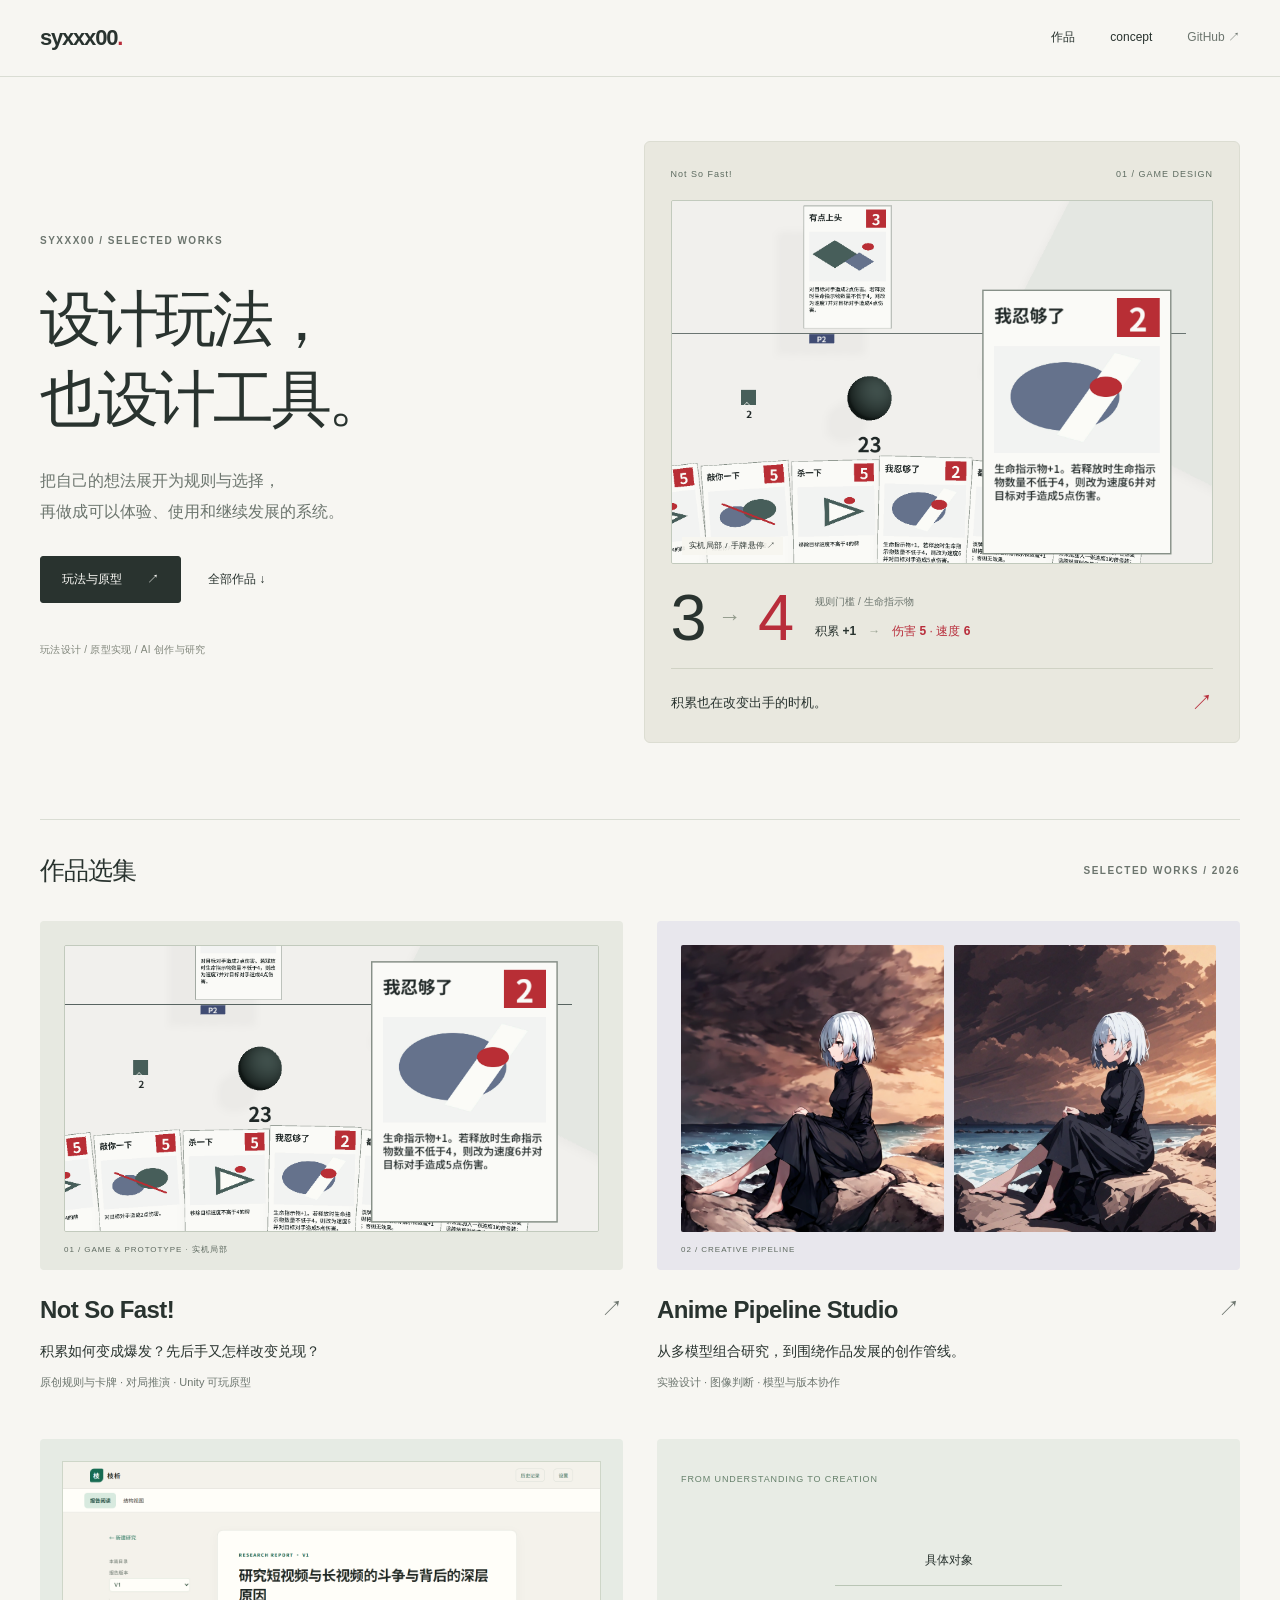
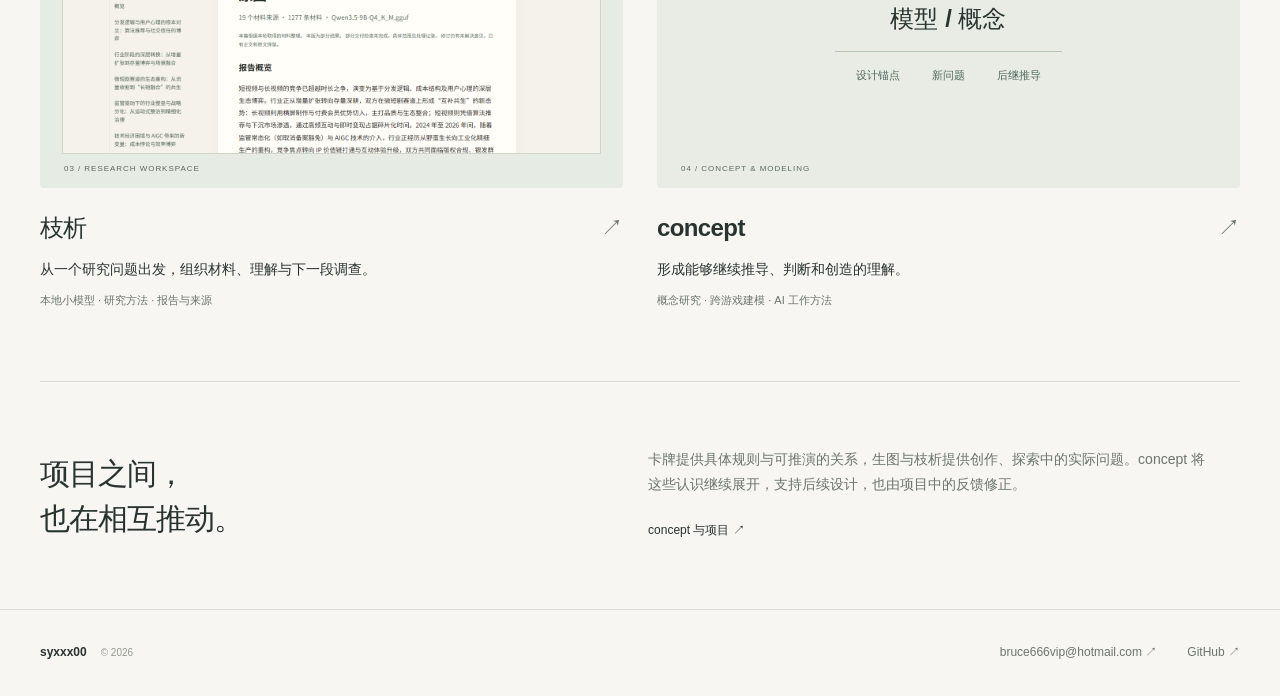
<file: index.html>
<!doctype html>
<html lang="zh-CN"><head><meta charset="utf-8"><meta name="viewport" content="width=device-width, initial-scale=1">
<meta name="description" content="玩法设计、可玩原型、图像创作与研究工具，以及概念建模研究。"><meta name="theme-color" content="#f7f6f2">
<title>作品集 · syxxx00</title><link rel="icon" type="image/svg+xml" href="assets/favicon.svg">
<link rel="stylesheet" href="assets/portfolio.css"><script defer src="assets/site-links.js"></script><script defer src="assets/interactions.js"></script></head>
<body><a class="skip-link" href="#main">跳到正文</a><header class="site-header"><div class="wrap header-inner"><a class="brand" href="index.html" aria-label="syxxx00 作品集首页">syxxx00<span class="brand-dot">.</span></a><button class="menu-toggle" data-menu-toggle aria-expanded="false" aria-controls="main-menu" aria-label="展开导航">☰</button><nav class="main-nav" id="main-menu" data-menu aria-label="主导航"><a href="index.html#works">作品</a><a href="concept.html">concept</a><a class="nav-out" href="https://github.com/syxxx00" target="_blank" rel="noopener noreferrer">GitHub ↗</a></nav></div></header>
<main id="main">
  <section class="wrap hero">
    <div class="hero-copy"><span class="eyebrow">SYXXX00 / SELECTED WORKS</span>
      <h1>设计玩法，<br>也设计工具。</h1>
      <p class="hero-description">把自己的想法展开为规则与选择，<br>再做成可以体验、使用和继续发展的系统。</p>
      <div class="hero-actions"><a class="button" href="speed-card-game.html">玩法与原型 <span>↗</span></a><a class="text-link" href="#works">全部作品 ↓</a></div>
      <p class="hero-note">玩法设计 / 原型实现 / AI 创作与研究</p>
    </div>
    <a class="hero-stage" href="speed-card-game.html#original" aria-label="查看资源门槛与结算速度的设计">
      <div class="stage-top"><span>Not So Fast!</span><span>01 / GAME DESIGN</span></div>
      <div class="stage-screen game-focus"><img src="assets/card-battle.png" width="1600" height="900" alt="当前对局中手牌悬停的完整规则、指示物与速度条，实机局部"><span>实机局部 / 手牌悬停 ↗</span></div>
      <div class="stage-mechanic"><div class="threshold-display" aria-label="规则门槛：从 3 枚到 4 枚"><span>3</span><i>→</i><strong>4</strong></div><div class="stage-rule-copy"><span>规则门槛 / 生命指示物</span><div class="threshold-effects"><span>积累 <b>+1</b></span><i>→</i><span>伤害 <b>5</b> · 速度 <b>6</b></span></div></div></div>
      <div class="stage-bottom"><strong>积累也在改变出手的时机。</strong><span>↗</span></div>
    </a>
  </section>
  <section class="wrap works" id="works" aria-labelledby="works-title">
    <div class="section-heading"><h2 id="works-title">作品选集</h2><span class="eyebrow">SELECTED WORKS / 2026</span></div>
    <div class="project-grid">
      <a class="project-entry" href="speed-card-game.html"><div class="project-visual game"><div class="game-focus"><img src="assets/card-battle.png" width="1600" height="900" alt="Not So Fast!手牌悬停与共享速度条，实机局部" loading="lazy"></div><span class="visual-index">01 / GAME & PROTOTYPE · 实机局部</span></div><div class="project-title-row"><h3>Not So Fast!</h3><span>↗</span></div><p>积累如何变成爆发？先后手又怎样改变兑现？</p><small>原创规则与卡牌 · 对局推演 · Unity 可玩原型</small></a>
      <a class="project-entry" href="anime-pipeline-studio.html"><div class="project-visual image-research"><div class="project-image-pair"><img src="assets/handoff-source.png" alt="Illustrious 生成的礁石人物源图" width="1024" height="1024" loading="lazy"><img src="assets/handoff-successor.png" alt="同一源图交给 NewBie 后的版本" width="1024" height="1024" loading="lazy"></div><span class="visual-index">02 / CREATIVE PIPELINE</span></div><div class="project-title-row"><h3>Anime Pipeline Studio</h3><span>↗</span></div><p>从多模型组合研究，到围绕作品发展的创作管线。</p><small>实验设计 · 图像判断 · 模型与版本协作</small></a>
      <a class="project-entry" href="zhixi.html"><div class="project-visual report-visual"><img src="assets/zhixi-report-opening.png" width="1360" height="900" alt="枝析实际保存报告的阅读界面" loading="lazy"><span class="visual-index">03 / RESEARCH WORKSPACE</span></div><div class="project-title-row"><h3>枝析</h3><span>↗</span></div><p>从一个研究问题出发，组织材料、理解与下一段调查。</p><small>本地小模型 · 研究方法 · 报告与来源</small></a>
      <a class="project-entry" href="concept.html"><div class="project-visual concept-visual"><span class="concept-visual-label">FROM UNDERSTANDING TO CREATION</span><div class="concept-preview"><span>具体对象</span><b>模型 / 概念</b><div><i>设计锚点</i><i>新问题</i><i>后继推导</i></div></div><span class="visual-index">04 / CONCEPT & MODELING</span></div><div class="project-title-row"><h3>concept</h3><span>↗</span></div><p>形成能够继续推导、判断和创造的理解。</p><small>概念研究 · 跨游戏建模 · AI 工作方法</small></a>
    </div>
  </section>
  <section class="wrap connection-note"><h2>项目之间，<br>也在相互推动。</h2><div><p>卡牌提供具体规则与可推演的关系，生图与枝析提供创作、探索中的实际问题。concept 将这些认识继续展开，支持后续设计，也由项目中的反馈修正。</p><a class="text-link" href="concept.html">concept 与项目 ↗</a></div></section>
</main>

<footer class="site-footer"><div class="wrap footer-inner"><div><span class="footer-name">syxxx00</span><span class="footer-copy">© 2026</span></div><div class="footer-contact"><a href="mailto:bruce666vip@hotmail.com">bruce666vip@hotmail.com ↗</a><a href="https://github.com/syxxx00" target="_blank" rel="noopener noreferrer">GitHub ↗</a></div></div></footer>
<dialog class="image-dialog" data-image-dialog aria-label="查看项目原图"><div class="image-dialog-header"><span data-image-caption></span><div class="image-dialog-actions"><button class="diagram-fit" data-diagram-fit hidden aria-pressed="true">适应窗口</button><button data-close-image aria-label="关闭原图">×</button></div></div><img alt=""></dialog></body></html>
</file>
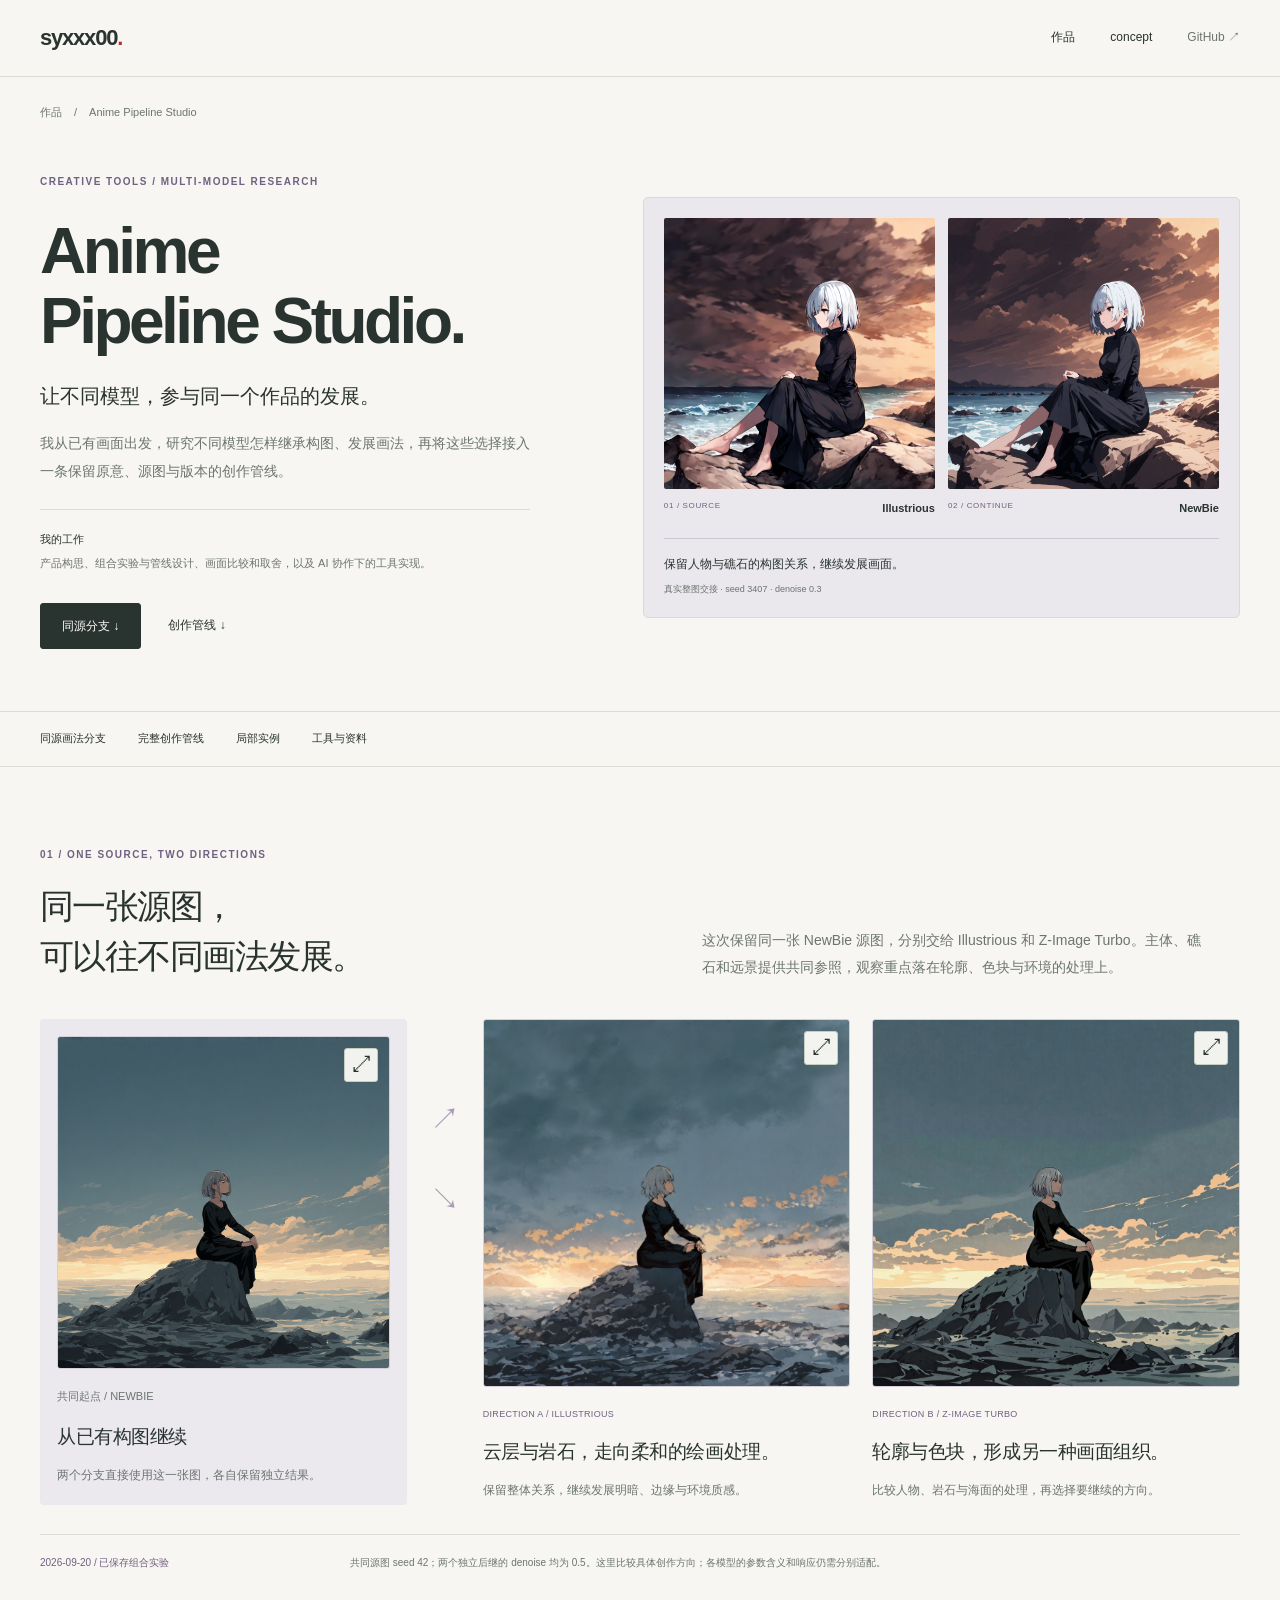
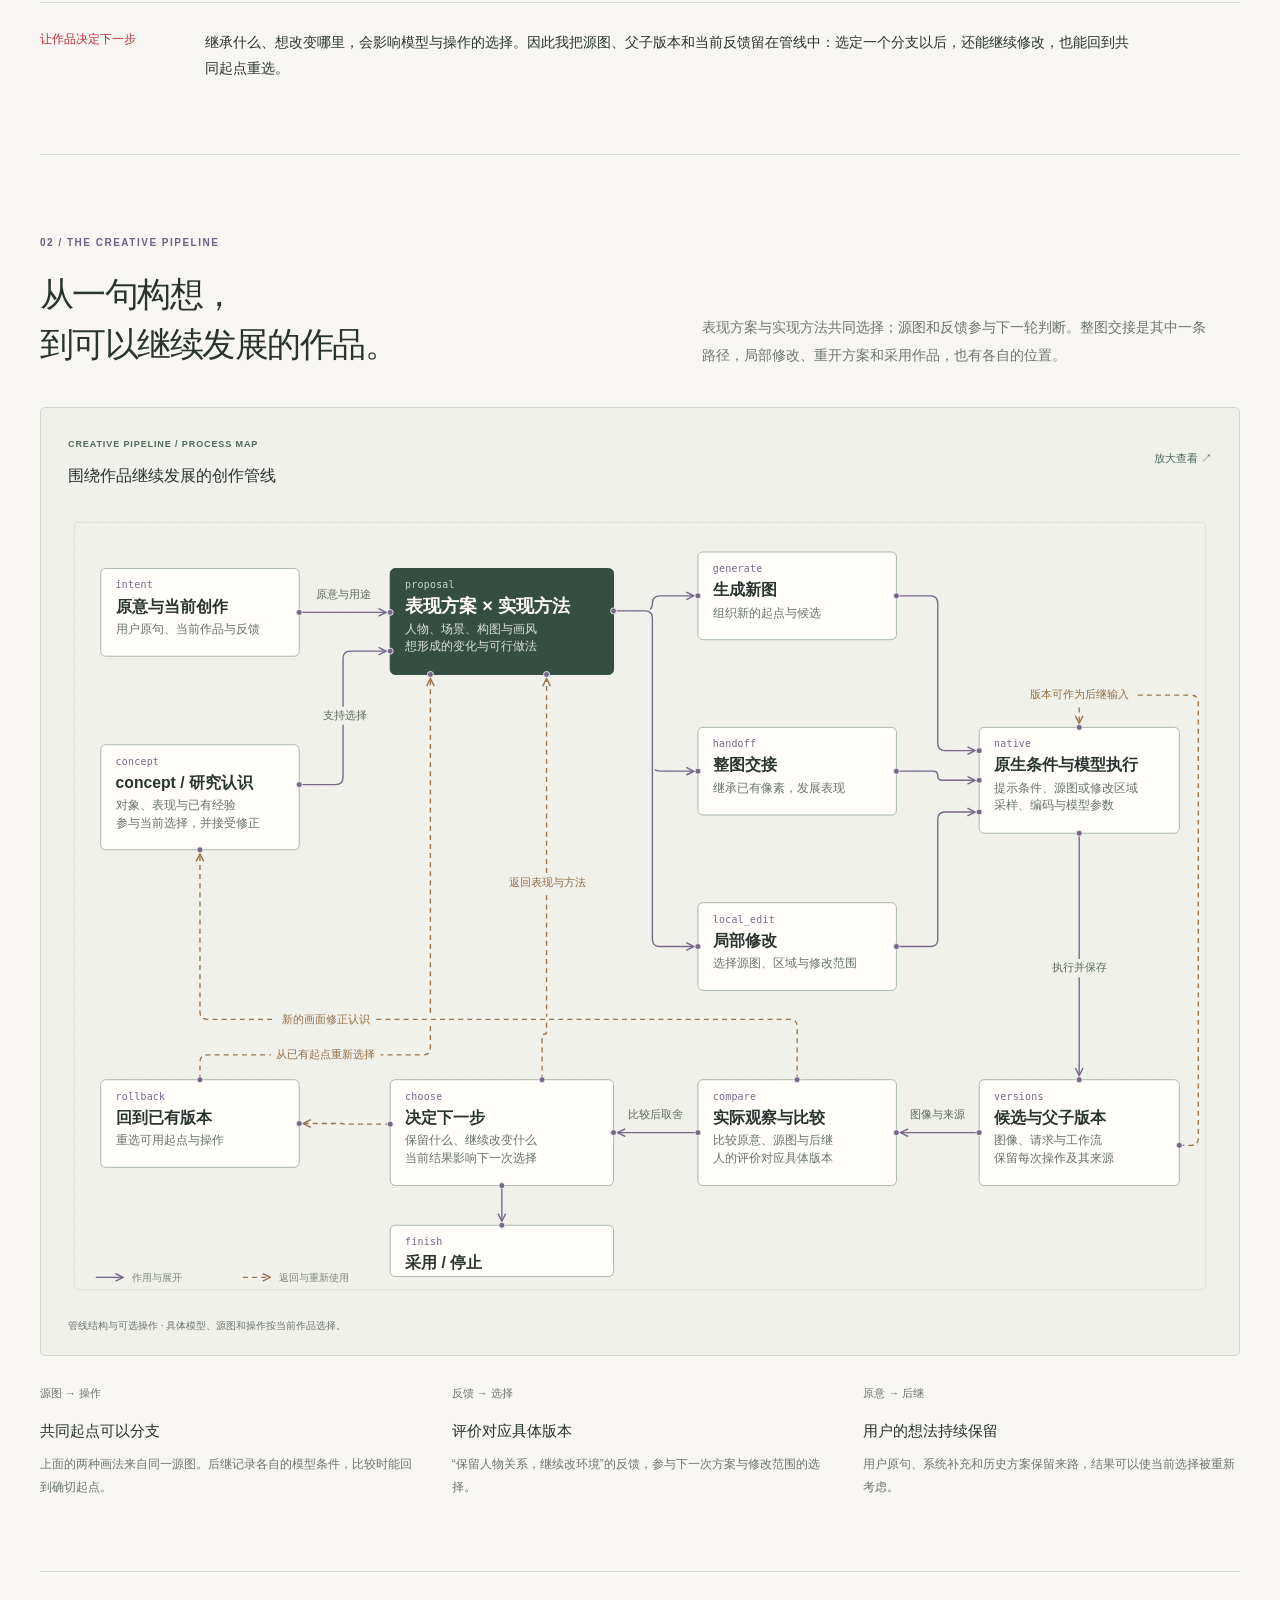
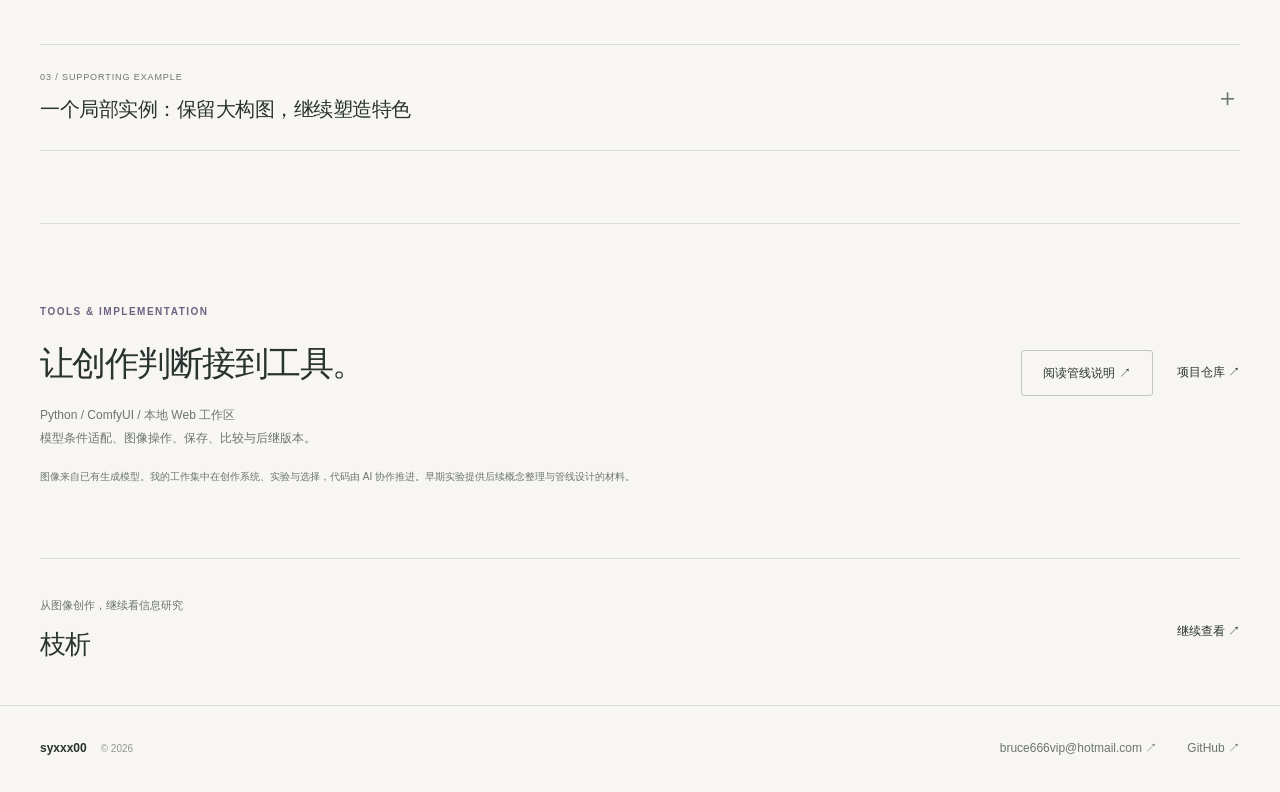
<file: anime-pipeline-studio.html>
<!doctype html>
<html lang="zh-CN"><head><meta charset="utf-8"><meta name="viewport" content="width=device-width, initial-scale=1">
<meta name="description" content="多模型组合实验、图像路径判断与围绕作品发展的创作管线。"><meta name="theme-color" content="#f7f6f2">
<title>Anime Pipeline Studio · syxxx00</title><link rel="icon" type="image/svg+xml" href="assets/favicon.svg">
<link rel="stylesheet" href="assets/portfolio.css"><script defer src="assets/site-links.js"></script><script defer src="assets/interactions.js"></script></head>
<body><a class="skip-link" href="#main">跳到正文</a><header class="site-header"><div class="wrap header-inner"><a class="brand" href="index.html" aria-label="syxxx00 作品集首页">syxxx00<span class="brand-dot">.</span></a><button class="menu-toggle" data-menu-toggle aria-expanded="false" aria-controls="main-menu" aria-label="展开导航">☰</button><nav class="main-nav" id="main-menu" data-menu aria-label="主导航"><a href="index.html#works">作品</a><a href="concept.html">concept</a><a class="nav-out" href="https://github.com/syxxx00" target="_blank" rel="noopener noreferrer">GitHub ↗</a></nav></div></header>
<main id="main">
  <div class="wrap breadcrumbs"><a href="index.html#works">作品</a><span>/</span>Anime Pipeline Studio</div>
  <section class="wrap case-hero ai-hero">
    <div><span class="eyebrow violet">CREATIVE TOOLS / MULTI-MODEL RESEARCH</span><h1>Anime<br>Pipeline Studio.</h1><p class="case-subtitle">让不同模型，参与同一个作品的发展。</p><p class="case-intro">我从已有画面出发，研究不同模型怎样继承构图、发展画法，再将这些选择接入一条保留原意、源图与版本的创作管线。</p><div class="case-role"><strong>我的工作</strong><span>产品构思、组合实验与管线设计、画面比较和取舍，以及 AI 协作下的工具实现。</span></div><div class="hero-actions"><a class="button" href="#research">同源分支 ↓</a><a class="text-link" href="#pipeline">创作管线 ↓</a></div></div>
    <figure class="handoff-cover"><div class="handoff-pair"><figure><img src="assets/handoff-source.png" width="1024" height="1024" alt="Illustrious 源图：礁石、海面与坐着的人物"><figcaption><span>01 / SOURCE</span><strong>Illustrious</strong></figcaption></figure><figure><img src="assets/handoff-successor.png" width="1024" height="1024" alt="同一源图交给 NewBie 后，人物与环境关系继续发展"><figcaption><span>02 / CONTINUE</span><strong>NewBie</strong></figcaption></figure></div><figcaption class="handoff-caption"><strong>保留人物与礁石的构图关系，继续发展画面。</strong><span>真实整图交接 · seed 3407 · denoise 0.3</span></figcaption></figure>
  </section>
  <nav class="case-toc" aria-label="本页内容"><div class="wrap toc-inner"><a href="#research">同源画法分支</a><a href="#pipeline">完整创作管线</a><a href="#detail">局部实例</a><a href="#delivery">工具与资料</a></div></nav>
  <section class="wrap case-section" id="research">
    <div class="section-intro"><div><span class="eyebrow violet">01 / ONE SOURCE, TWO DIRECTIONS</span><h2>同一张源图，<br>可以往不同画法发展。</h2></div><p>这次保留同一张 NewBie 源图，分别交给 Illustrious 和 Z-Image Turbo。主体、礁石和远景提供共同参照，观察重点落在轮廓、色块与环境的处理上。</p></div>
    <div class="image-fork">
      <figure class="fork-source"><div class="study-image"><img src="assets/branch-source.png" width="1024" height="1024" alt="NewBie 源图，作为两个分支共同的像素输入" loading="lazy"><button class="image-expand" data-view-image="assets/branch-source.png" data-caption="共同源图 · NewBie · seed 42" aria-label="放大共同源图">⤢</button></div><figcaption><span class="small-label">共同起点 / NEWBIE</span><h3>从已有构图继续</h3><p>两个分支直接使用这一张图，各自保留独立结果。</p></figcaption></figure>
      <div class="fork-connector" aria-hidden="true"><span>↗</span><span>↘</span></div>
      <div class="fork-outputs">
        <figure><div class="study-image"><img src="assets/branch-illustrious.png" width="1024" height="1024" alt="同一 NewBie 源图交给 Illustrious 的后继，云层与礁石转为柔和的绘画处理" loading="lazy"><button class="image-expand" data-view-image="assets/branch-illustrious.png" data-caption="独立分支 · NewBie → Illustrious · denoise 0.5" aria-label="放大 Illustrious 分支">⤢</button></div><figcaption><span class="small-label">DIRECTION A / ILLUSTRIOUS</span><h3>云层与岩石，走向柔和的绘画处理。</h3><p>保留整体关系，继续发展明暗、边缘与环境质感。</p></figcaption></figure>
        <figure><div class="study-image"><img src="assets/branch-zimage.png" width="1024" height="1024" alt="同一 NewBie 源图交给 Z-Image Turbo 的后继，呈现另一种轮廓和色块处理" loading="lazy"><button class="image-expand" data-view-image="assets/branch-zimage.png" data-caption="独立分支 · NewBie → Z-Image Turbo · denoise 0.5" aria-label="放大 Z-Image 分支">⤢</button></div><figcaption><span class="small-label">DIRECTION B / Z-IMAGE TURBO</span><h3>轮廓与色块，形成另一种画面组织。</h3><p>比较人物、岩石与海面的处理，再选择要继续的方向。</p></figcaption></figure>
      </div>
    </div>
    <div class="experiment-footnote"><span>2026-09-20 / 已保存组合实验</span><p>共同源图 seed 42；两个独立后继的 denoise 均为 0.5。这里比较具体创作方向；各模型的参数含义和响应仍需分别适配。</p></div>
    <div class="design-takeaway"><strong>让作品决定下一步</strong><p>继承什么、想改变哪里，会影响模型与操作的选择。因此我把源图、父子版本和当前反馈留在管线中：选定一个分支以后，还能继续修改，也能回到共同起点重选。</p></div>
  </section>
  <section class="wrap case-section" id="pipeline"><div class="section-intro"><div><span class="eyebrow violet">02 / THE CREATIVE PIPELINE</span><h2>从一句构想，<br>到可以继续发展的作品。</h2></div><p>表现方案与实现方法共同选择；源图和反馈参与下一轮判断。整图交接是其中一条路径，局部修改、重开方案和采用作品，也有各自的位置。</p></div>
    <figure class="system-diagram creative-pipeline-diagram" data-flow-board>
      <header class="diagram-heading"><div><span class="eyebrow">CREATIVE PIPELINE / PROCESS MAP</span><strong>围绕作品继续发展的创作管线</strong></div><button class="text-link" data-view-image="assets/creative-pipeline.svg" data-caption="围绕作品继续发展的创作管线 · 可缩放矢量图" aria-label="放大查看围绕作品继续发展的创作管线">放大查看 ↗</button></header>
      <img src="assets/creative-pipeline.svg" width="1400" height="960" alt="原意与 concept 参与表现方案和实现方法的选择，分为生成、整图交接和局部修改，经原生条件执行，保存版本并比较，随后继续、回退、采用或停止。" loading="lazy">
      <figcaption>管线结构与可选操作 · 具体模型、源图和操作按当前作品选择。</figcaption>
    </figure>
    <div class="pipeline-responsibilities"><article><span class="small-label">源图 → 操作</span><h3>共同起点可以分支</h3><p>上面的两种画法来自同一源图。后继记录各自的模型条件，比较时能回到确切起点。</p></article><article><span class="small-label">反馈 → 选择</span><h3>评价对应具体版本</h3><p>“保留人物关系，继续改环境”的反馈，参与下一次方案与修改范围的选择。</p></article><article><span class="small-label">原意 → 后继</span><h3>用户的想法持续保留</h3><p>用户原句、系统补充和历史方案保留来路，结果可以使当前选择被重新考虑。</p></article></div>
  </section>
  <section class="wrap case-section" id="detail"><details class="supporting-study"><summary><span><small>03 / SUPPORTING EXAMPLE</small><strong>一个局部实例：保留大构图，继续塑造特色</strong></span><span class="details-toggle" aria-hidden="true">＋</span></summary><div class="split-section"><div><h3>把修改集中到想发展的地方。</h3><p>Illustrious 源图提供构图基础，NewBie 整图交接与脸部细化共同参与后继，改变眼睛、表情和发丝表现。</p><p class="figure-note">实际配置：seed 42；整图交接强度 0.18，脸部细化 0.2。源图与后继可拖动比较。</p></div><div class="compare" data-compare><img src="assets/image-successor.png" width="1024" height="1024" alt="整图交接与脸部细化后的后继" loading="lazy"><img class="compare-source" src="assets/image-source.png" width="1024" height="1024" alt="Illustrious 源图" loading="lazy"><div class="compare-divider" aria-hidden="true"></div><div class="compare-labels"><span>源图</span><span>后继</span></div><input type="range" min="0" max="100" value="50" aria-label="滑动比较源图和后继图"></div></div></details></section>
  <section class="wrap case-section" id="delivery"><div class="case-delivery"><div><span class="eyebrow violet">TOOLS & IMPLEMENTATION</span><h2>让创作判断接到工具。</h2><p>Python / ComfyUI / 本地 Web 工作区<br>模型条件适配、图像操作、保存、比较与后继版本。</p></div><div class="delivery-links"><a class="button secondary" href="assets/documents/image-pipeline.md">阅读管线说明 ↗</a><a class="text-link" data-repository="anime-pipeline-studio" hidden target="_blank" rel="noopener noreferrer">项目仓库 ↗</a></div></div><p class="figure-note">图像来自已有生成模型。我的工作集中在创作系统、实验与选择，代码由 AI 协作推进。早期实验提供后续概念整理与管线设计的材料。</p></section>
  <div class="wrap case-next"><div><p>从图像创作，继续看信息研究</p><h3>枝析</h3></div><a class="text-link" href="zhixi.html">继续查看 ↗</a></div>
</main>

<footer class="site-footer"><div class="wrap footer-inner"><div><span class="footer-name">syxxx00</span><span class="footer-copy">© 2026</span></div><div class="footer-contact"><a href="mailto:bruce666vip@hotmail.com">bruce666vip@hotmail.com ↗</a><a href="https://github.com/syxxx00" target="_blank" rel="noopener noreferrer">GitHub ↗</a></div></div></footer>
<dialog class="image-dialog" data-image-dialog aria-label="查看项目原图"><div class="image-dialog-header"><span data-image-caption></span><div class="image-dialog-actions"><button class="diagram-fit" data-diagram-fit hidden aria-pressed="true">适应窗口</button><button data-close-image aria-label="关闭原图">×</button></div></div><img alt=""></dialog></body></html>
</file>
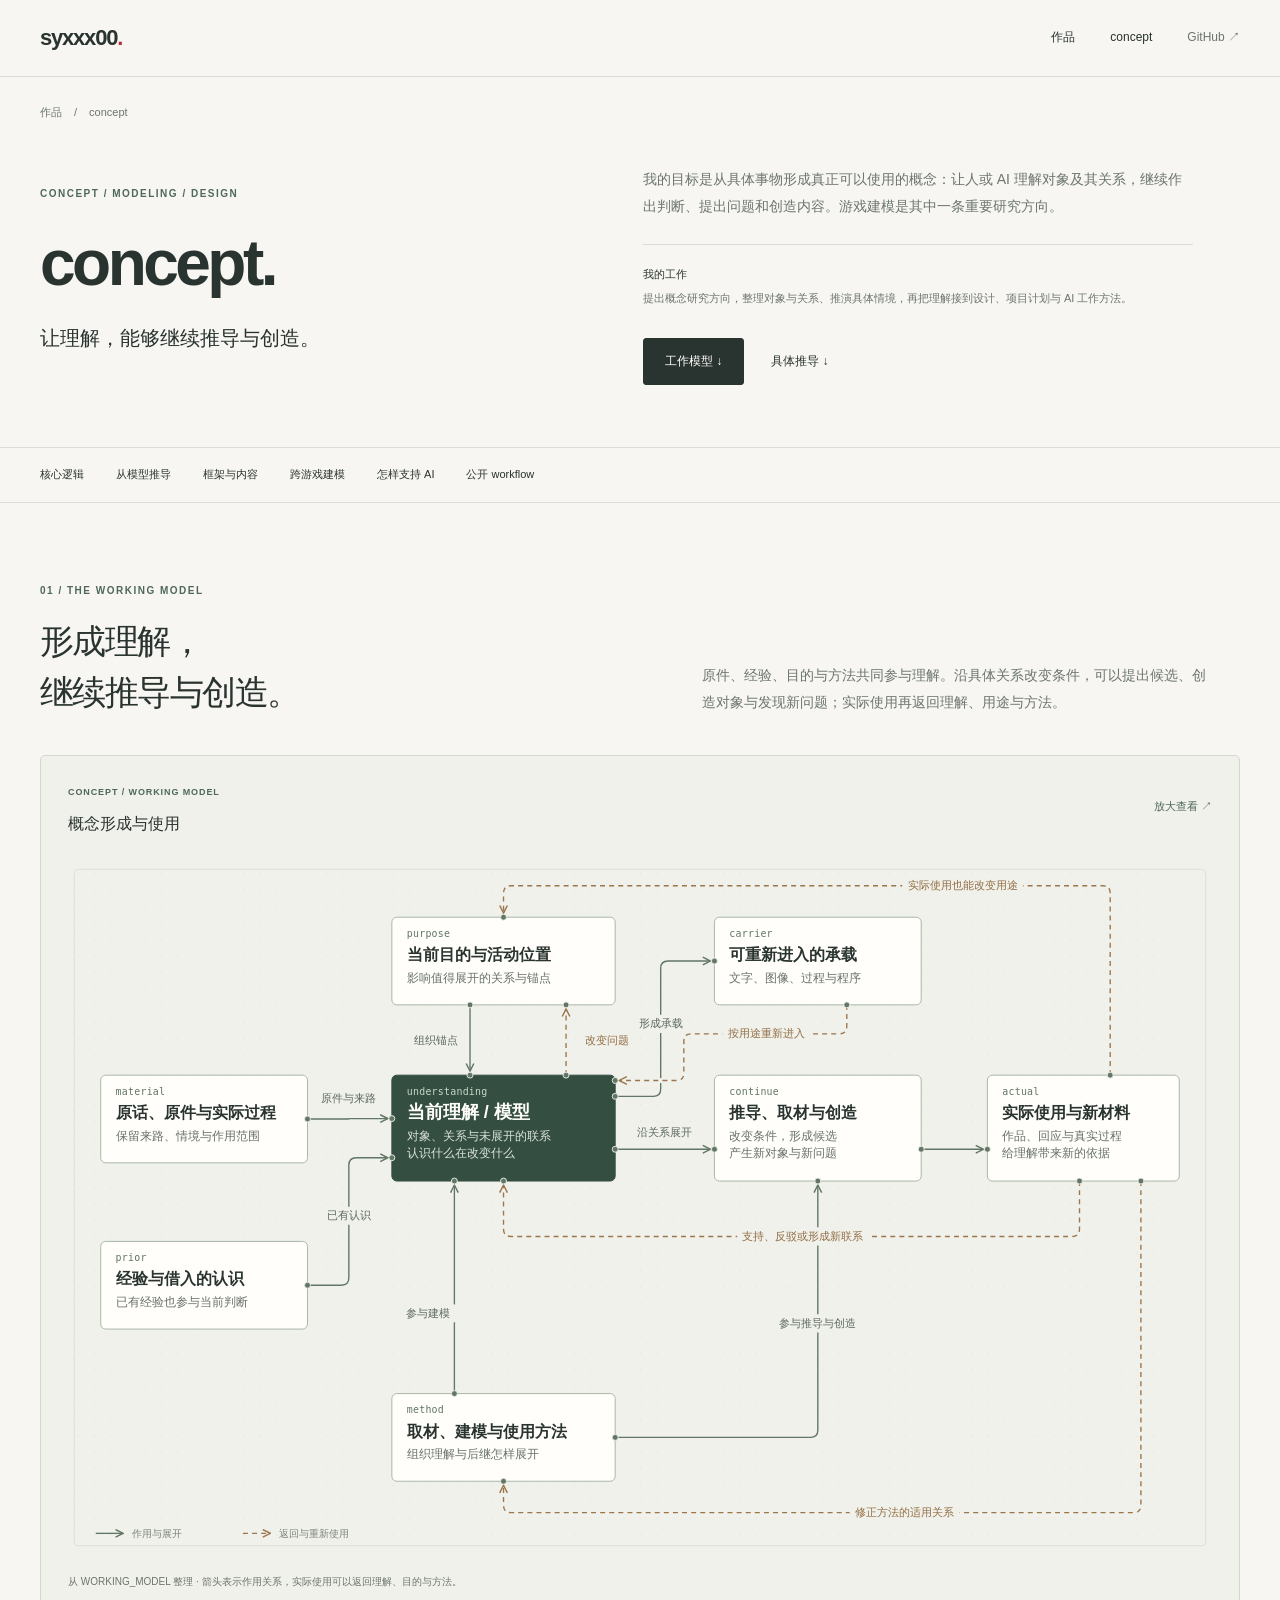
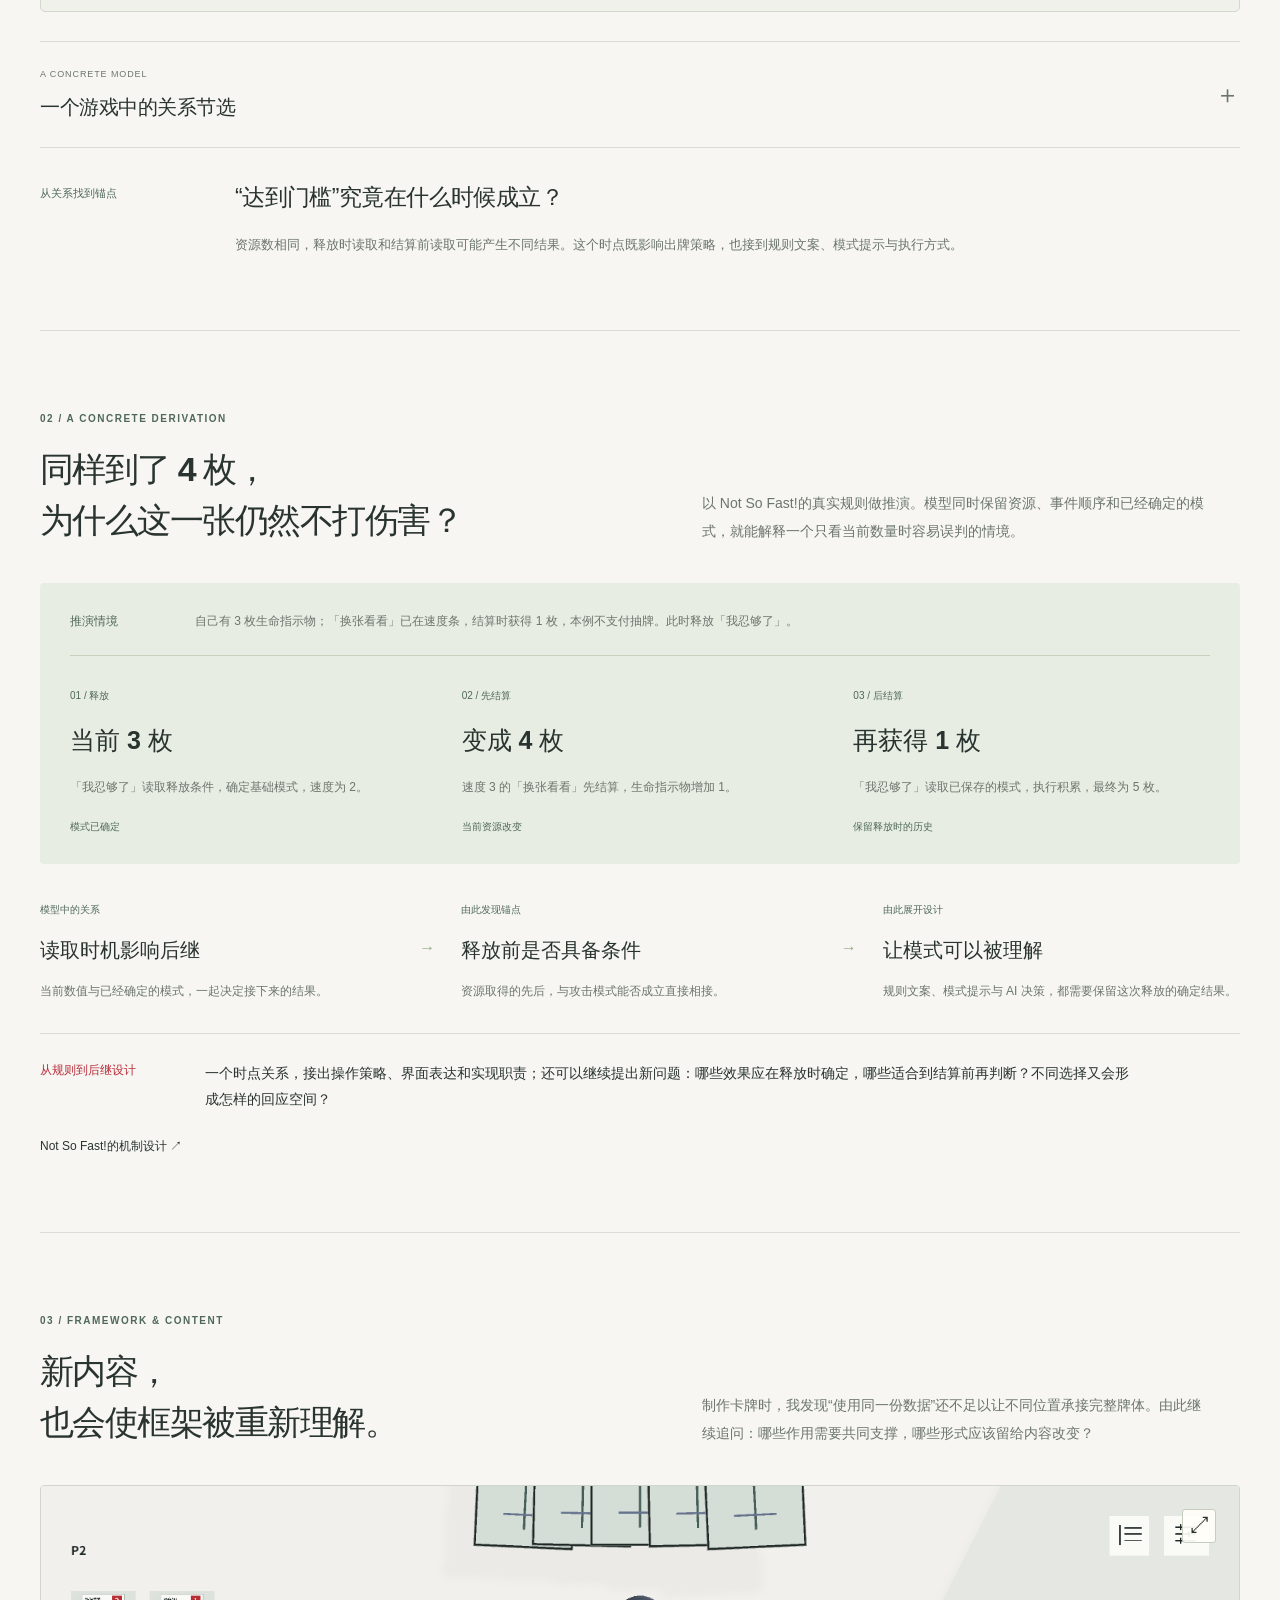
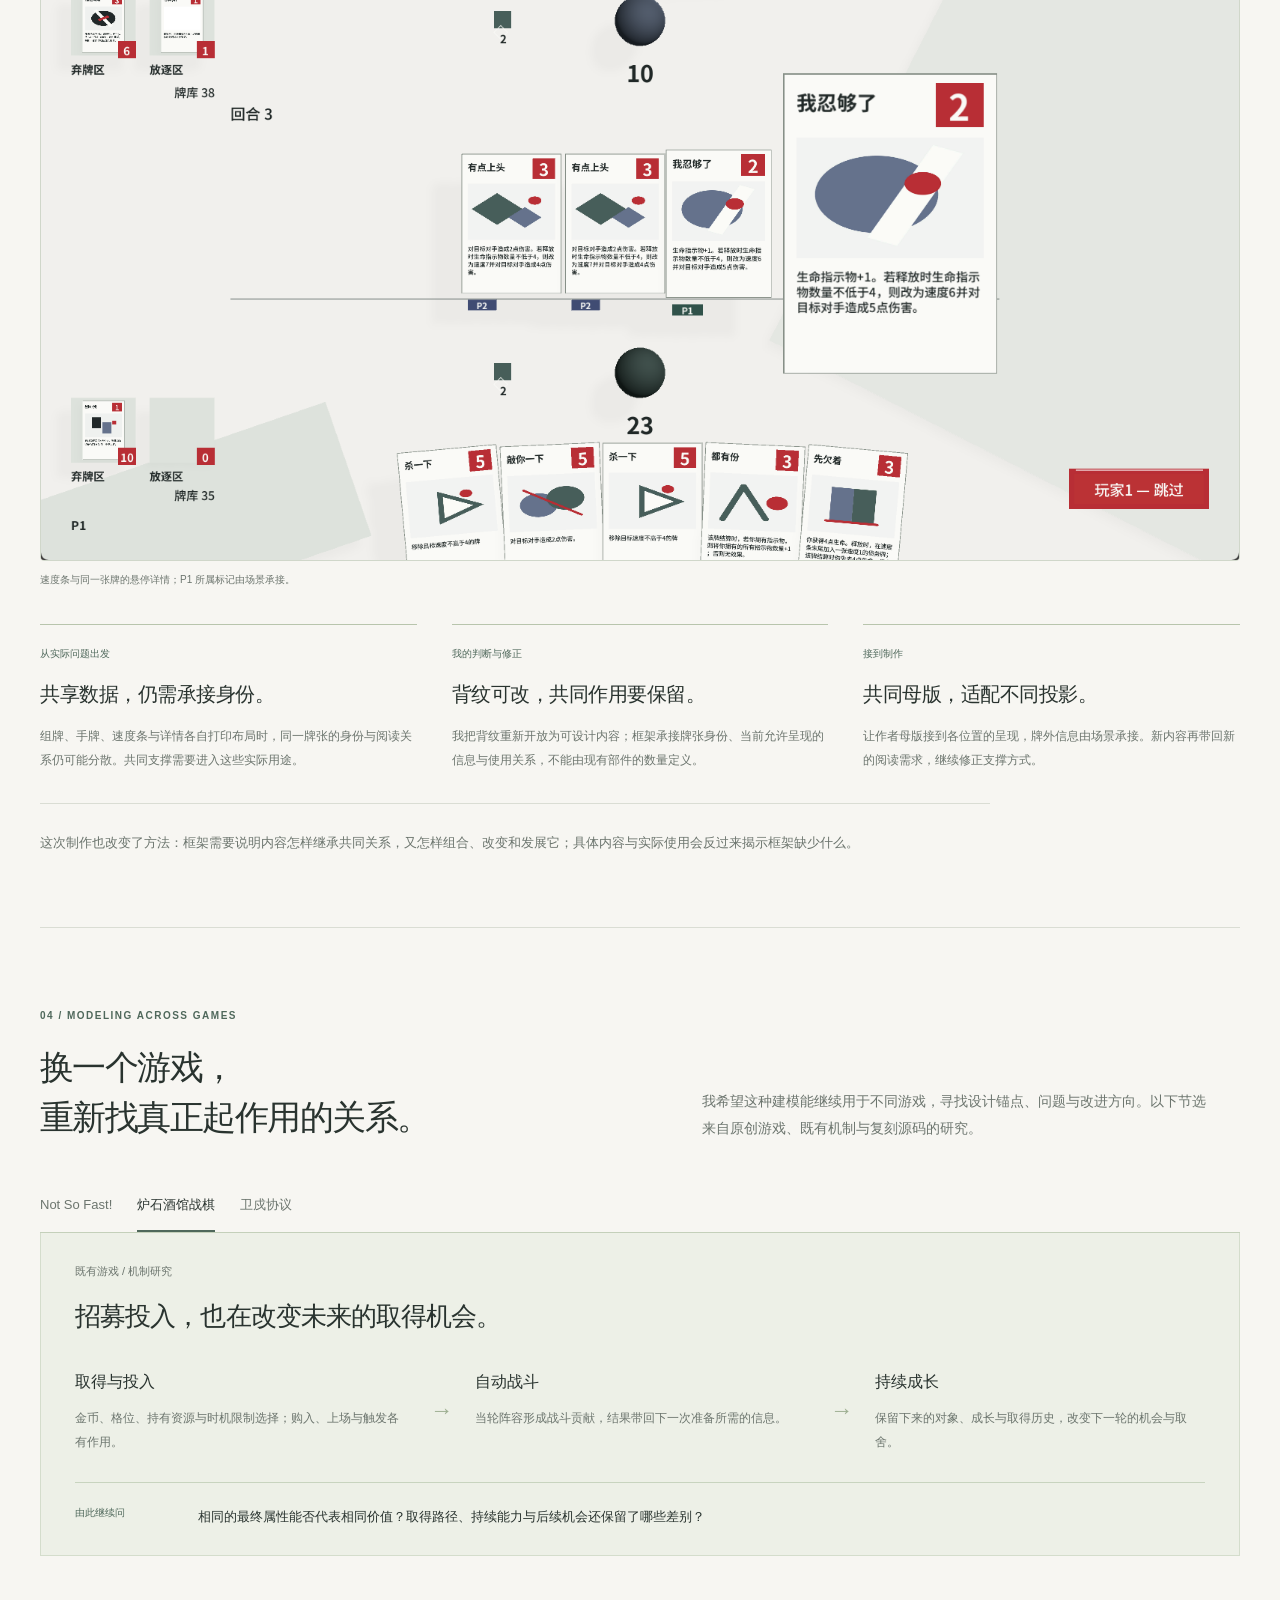
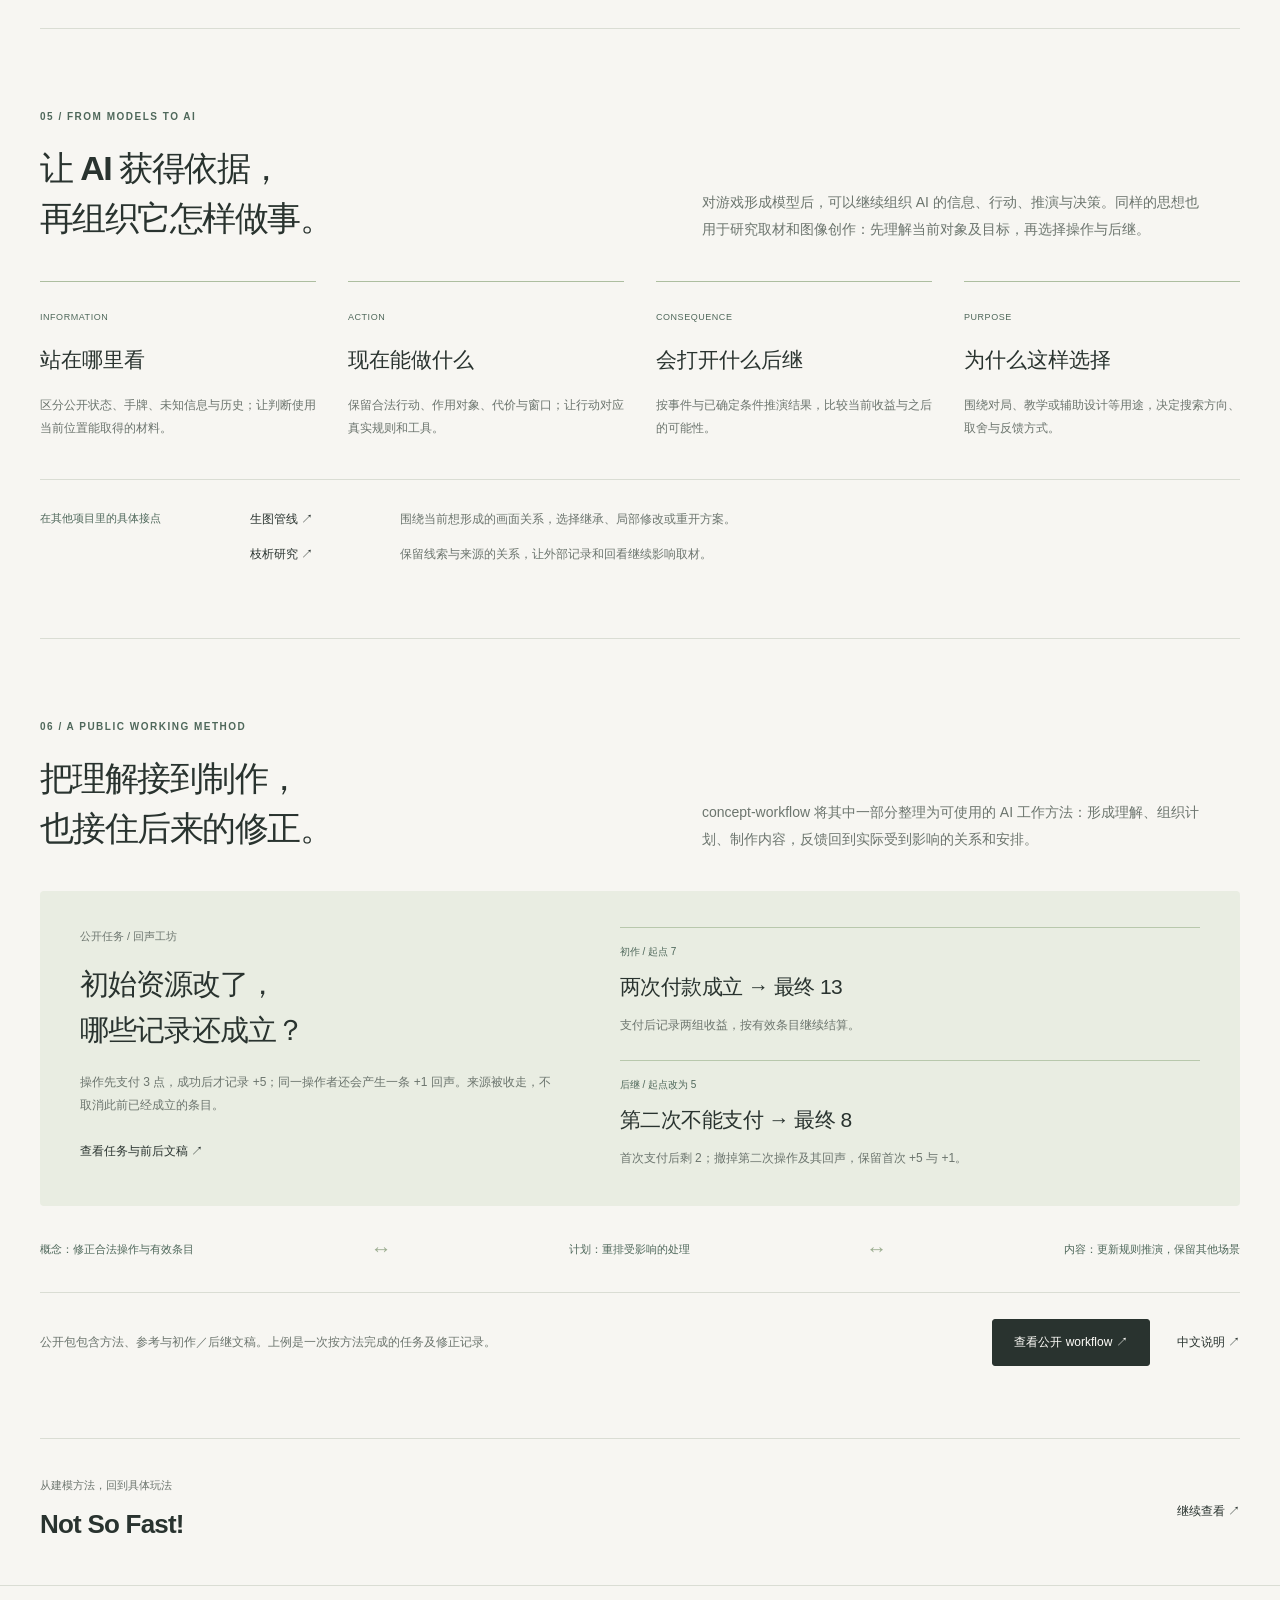
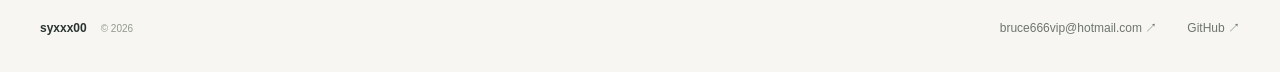
<file: concept.html>
<!doctype html>
<html lang="zh-CN"><head><meta charset="utf-8"><meta name="viewport" content="width=device-width, initial-scale=1">
<meta name="description" content="从具体对象建立模型，寻找设计锚点、问题与后继创造。"><meta name="theme-color" content="#f7f6f2">
<title>concept · syxxx00</title><link rel="icon" type="image/svg+xml" href="assets/favicon.svg">
<link rel="stylesheet" href="assets/portfolio.css"><script defer src="assets/site-links.js"></script><script defer src="assets/interactions.js"></script></head>
<body><a class="skip-link" href="#main">跳到正文</a><header class="site-header"><div class="wrap header-inner"><a class="brand" href="index.html" aria-label="syxxx00 作品集首页">syxxx00<span class="brand-dot">.</span></a><button class="menu-toggle" data-menu-toggle aria-expanded="false" aria-controls="main-menu" aria-label="展开导航">☰</button><nav class="main-nav" id="main-menu" data-menu aria-label="主导航"><a href="index.html#works">作品</a><a href="concept.html">concept</a><a class="nav-out" href="https://github.com/syxxx00" target="_blank" rel="noopener noreferrer">GitHub ↗</a></nav></div></header>
<main id="main">
  <div class="wrap breadcrumbs"><a href="index.html#works">作品</a><span>/</span>concept</div>
  <section class="wrap case-hero concept-hero diagram-intro">
    <div><span class="eyebrow sage">CONCEPT / MODELING / DESIGN</span><h1>concept.</h1><p class="case-subtitle">让理解，能够继续推导与创造。</p></div>
    <div><p class="case-intro">我的目标是从具体事物形成真正可以使用的概念：让人或 AI 理解对象及其关系，继续作出判断、提出问题和创造内容。游戏建模是其中一条重要研究方向。</p><div class="case-role"><strong>我的工作</strong><span>提出概念研究方向，整理对象与关系、推演具体情境，再把理解接到设计、项目计划与 AI 工作方法。</span></div><div class="hero-actions"><a class="button" href="#core">工作模型 ↓</a><a class="text-link" href="#derivation">具体推导 ↓</a></div></div>
  </section>
  <nav class="case-toc" aria-label="本页内容"><div class="wrap toc-inner"><a href="#core">核心逻辑</a><a href="#derivation">从模型推导</a><a href="#framework">框架与内容</a><a href="#games">跨游戏建模</a><a href="#ai">怎样支持 AI</a><a href="#workflow">公开 workflow</a></div></nav>
  <section class="wrap case-section" id="core">
    <div class="section-intro"><div><span class="eyebrow sage">01 / THE WORKING MODEL</span><h2>形成理解，<br>继续推导与创造。</h2></div><p>原件、经验、目的与方法共同参与理解。沿具体关系改变条件，可以提出候选、创造对象与发现新问题；实际使用再返回理解、用途与方法。</p></div>
    <figure class="system-diagram concept-working-model-diagram">
      <header class="diagram-heading"><div><span class="eyebrow">CONCEPT / WORKING MODEL</span><strong>概念形成与使用</strong></div><button class="text-link" data-view-image="assets/concept-working-model.svg" data-caption="概念形成与使用 · 可缩放矢量图" aria-label="放大查看概念形成与使用">放大查看 ↗</button></header>
      <img src="assets/concept-working-model.svg" width="1400" height="850" alt="原件、经验、目的与方法共同参与理解；理解形成承载并继续推导、取材与创造，实际使用返回理解、目的和方法。" loading="lazy">
      <figcaption>从 WORKING_MODEL 整理 · 箭头表示作用关系，实际使用可以返回理解、目的与方法。</figcaption>
    </figure>
    <details class="supporting-study model-example"><summary><span><small>A CONCRETE MODEL</small><strong>一个游戏中的关系节选</strong></span><span class="details-toggle" aria-hidden="true">＋</span></summary><div class="model-example-body">
    <div class="relation-model"><header><strong>Not So Fast! / 一段可以继续展开的模型</strong><span>关系节选</span></header><div class="relation-model-grid"><article><small>行动的条件</small><h3>牌手与当前窗口</h3><p>生命、手牌、指示物、可见信息。</p><b>决定现在能释放什么</b></article><span class="relation-arrow" aria-hidden="true">→</span><article><small>释放进入公共对象</small><h3>共享速度条</h3><p>牌、目标、速度、已锁定模式；双方可以继续回应。</p><b>回应改变先后与作用对象</b></article><span class="relation-arrow" aria-hidden="true">→</span><article><small>结果与后继</small><h3>事件与结算</h3><p>按相应时点读取条件，改变生命、资源、手牌与条上对象。</p><b>改变下一次行动的条件</b></article></div><footer>↶ 结果返回牌手状态与下一行动窗口；同一张牌的用途，也随这些关系改变。</footer></div>
    </div></details>
    <div class="anchor-question"><span class="small-label">从关系找到锚点</span><h3>“达到门槛”究竟在什么时候成立？</h3><p>资源数相同，释放时读取和结算前读取可能产生不同结果。这个时点既影响出牌策略，也接到规则文案、模式提示与执行方式。</p></div>
  </section>
  <section class="wrap case-section" id="derivation"><div class="section-intro"><div><span class="eyebrow sage">02 / A CONCRETE DERIVATION</span><h2>同样到了 4 枚，<br>为什么这一张仍然不打伤害？</h2></div><p>以 Not So Fast!的真实规则做推演。模型同时保留资源、事件顺序和已经确定的模式，就能解释一个只看当前数量时容易误判的情境。</p></div>
    <div class="model-timeline"><div class="timeline-premise"><strong>推演情境</strong><p>自己有 3 枚生命指示物；「换张看看」已在速度条，结算时获得 1 枚，本例不支付抽牌。此时释放「我忍够了」。</p></div><div class="timeline-steps"><article><span>01 / 释放</span><h3>当前 3 枚</h3><p>「我忍够了」读取释放条件，确定基础模式，速度为 2。</p><b>模式已确定</b></article><article><span>02 / 先结算</span><h3>变成 4 枚</h3><p>速度 3 的「换张看看」先结算，生命指示物增加 1。</p><b>当前资源改变</b></article><article><span>03 / 后结算</span><h3>再获得 1 枚</h3><p>「我忍够了」读取已保存的模式，执行积累，最终为 5 枚。</p><b>保留释放时的历史</b></article></div></div>
    <div class="derivation-chain"><article><small>模型中的关系</small><h3>读取时机影响后继</h3><p>当前数值与已经确定的模式，一起决定接下来的结果。</p></article><i>→</i><article><small>由此发现锚点</small><h3>释放前是否具备条件</h3><p>资源取得的先后，与攻击模式能否成立直接相接。</p></article><i>→</i><article><small>由此展开设计</small><h3>让模式可以被理解</h3><p>规则文案、模式提示与 AI 决策，都需要保留这次释放的确定结果。</p></article></div><div class="design-takeaway"><strong>从规则到后继设计</strong><p>一个时点关系，接出操作策略、界面表达和实现职责；还可以继续提出新问题：哪些效果应在释放时确定，哪些适合到结算前再判断？不同选择又会形成怎样的回应空间？</p></div><a class="text-link" href="speed-card-game.html#original">Not So Fast!的机制设计 ↗</a></section>
  <section class="wrap case-section" id="framework">
    <div class="section-intro"><div><span class="eyebrow sage">03 / FRAMEWORK & CONTENT</span><h2>新内容，<br>也会使框架被重新理解。</h2></div><p>制作卡牌时，我发现“使用同一份数据”还不足以让不同位置承接完整牌体。由此继续追问：哪些作用需要共同支撑，哪些形式应该留给内容改变？</p></div>
    <figure class="wide-figure framework-evidence"><img src="assets/card-003-base.png" width="1600" height="900" alt="当前原型中，同一张「我忍够了」同时呈现在速度条与悬停详情，P1 所属标记位于牌外" loading="lazy"><button class="image-expand" data-view-image="assets/card-003-base.png" data-caption="实际 Unity 原型 · 速度条与同牌详情 · P1 所属标记位于牌外" aria-label="放大速度条与同牌详情截图">⤢</button><figcaption>速度条与同一张牌的悬停详情；P1 所属标记由场景承接。</figcaption></figure>
    <div class="framework-formation"><article><span class="small-label">从实际问题出发</span><h3>共享数据，仍需承接身份。</h3><p>组牌、手牌、速度条与详情各自打印布局时，同一牌张的身份与阅读关系仍可能分散。共同支撑需要进入这些实际用途。</p></article><article><span class="small-label">我的判断与修正</span><h3>背纹可改，共同作用要保留。</h3><p>我把背纹重新开放为可设计内容；框架承接牌张身份、当前允许呈现的信息与使用关系，不能由现有部件的数量定义。</p></article><article><span class="small-label">接到制作</span><h3>共同母版，适配不同投影。</h3><p>让作者母版接到各位置的呈现，牌外信息由场景承接。新内容再带回新的阅读需求，继续修正支撑方式。</p></article></div>
    <p class="concept-detail">这次制作也改变了方法：框架需要说明内容怎样继承共同关系，又怎样组合、改变和发展它；具体内容与实际使用会反过来揭示框架缺少什么。</p>
  </section>
  <section class="wrap case-section" id="games">
    <div class="section-intro"><div><span class="eyebrow sage">04 / MODELING ACROSS GAMES</span><h2>换一个游戏，<br>重新找真正起作用的关系。</h2></div><p>我希望这种建模能继续用于不同游戏，寻找设计锚点、问题与改进方向。以下节选来自原创游戏、既有机制与复刻源码的研究。</p></div>
    <div class="model-studies" data-model-tabs><div class="model-study-tabs" aria-label="选择游戏研究"><button data-model-tab="speed" aria-pressed="false" aria-controls="model-speed">Not So Fast!</button><button data-model-tab="battlegrounds" aria-pressed="true" aria-controls="model-battlegrounds">炉石酒馆战棋</button><button data-model-tab="stronghold" aria-pressed="false" aria-controls="model-stronghold">卫戍协议</button></div>
      <article class="model-study-panel" data-model-panel="speed" id="model-speed" hidden><span class="small-label">原创游戏 / 规则与原型</span><h3>资源要连同窗口、历史与后继理解。</h3><div class="study-relations"><div><strong>释放条件</strong><p>当前资源与行动窗口决定可用模式；释放时确定的模式进入条上对象。</p></div><i>→</i><div><strong>共同回应</strong><p>双方改变速度和目标，使同一批待结算牌出现不同顺序。</p></div><i>→</i><div><strong>结算后再行动</strong><p>生命、手牌和积累留下新的条件，影响下一次选择。</p></div></div><div class="model-question"><span>由此继续问</span><p>什么值得提前确定，什么适合留给结算时判断？两者怎样形成不同的回应空间？</p></div></article>
      <article class="model-study-panel" data-model-panel="battlegrounds" id="model-battlegrounds"><span class="small-label">既有游戏 / 机制研究</span><h3>招募投入，也在改变未来的取得机会。</h3><div class="study-relations"><div><strong>取得与投入</strong><p>金币、格位、持有资源与时机限制选择；购入、上场与触发各有作用。</p></div><i>→</i><div><strong>自动战斗</strong><p>当轮阵容形成战斗贡献，结果带回下一次准备所需的信息。</p></div><i>→</i><div><strong>持续成长</strong><p>保留下来的对象、成长与取得历史，改变下一轮的机会与取舍。</p></div></div><div class="model-question"><span>由此继续问</span><p>相同的最终属性能否代表相同价值？取得路径、持续能力与后续机会还保留了哪些差别？</p></div></article>
      <article class="model-study-panel" data-model-panel="stronghold" id="model-stronghold" hidden><span class="small-label">复刻源码 / 机制关系研究</span><h3>个体战斗与协防，需要保留各自来路。</h3><div class="study-relations"><div><strong>准备与摆放</strong><p>供应、预算、合法位置、朝向、装备与历史共同影响当前配置。</p></div><i>→</i><div><strong>战斗与协防</strong><p>个体战斗先产生对应结果；满足条件后进入协防，继续记录参与与收益来源。</p></div><i>→</i><div><strong>结算与下一轮</strong><p>分开处理原战与协防结果，接到存活、奖励、资源返还和后继准备。</p></div></div><div class="model-question"><span>由此继续问</span><p>同样的终局配置，为什么可能产生不同收益？哪些历史必须一直保留到结算？</p></div></article>
    </div>
  </section>
  <section class="wrap case-section" id="ai"><div class="section-intro"><div><span class="eyebrow sage">05 / FROM MODELS TO AI</span><h2>让 AI 获得依据，<br>再组织它怎样做事。</h2></div><p>对游戏形成模型后，可以继续组织 AI 的信息、行动、推演与决策。同样的思想也用于研究取材和图像创作：先理解当前对象及目标，再选择操作与后继。</p></div><div class="ai-reasoning"><article><small>INFORMATION</small><h3>站在哪里看</h3><p>区分公开状态、手牌、未知信息与历史；让判断使用当前位置能取得的材料。</p></article><article><small>ACTION</small><h3>现在能做什么</h3><p>保留合法行动、作用对象、代价与窗口；让行动对应真实规则和工具。</p></article><article><small>CONSEQUENCE</small><h3>会打开什么后继</h3><p>按事件与已确定条件推演结果，比较当前收益与之后的可能性。</p></article><article><small>PURPOSE</small><h3>为什么这样选择</h3><p>围绕对局、教学或辅助设计等用途，决定搜索方向、取舍与反馈方式。</p></article></div><div class="concept-application"><strong>在其他项目里的具体接点</strong><div><p><a href="anime-pipeline-studio.html#pipeline">生图管线 ↗</a><span>围绕当前想形成的画面关系，选择继承、局部修改或重开方案。</span></p><p><a href="zhixi.html#methods">枝析研究 ↗</a><span>保留线索与来源的关系，让外部记录和回看继续影响取材。</span></p></div></div></section>
  <section class="wrap case-section" id="workflow">
    <div class="section-intro"><div><span class="eyebrow sage">06 / A PUBLIC WORKING METHOD</span><h2>把理解接到制作，<br>也接住后来的修正。</h2></div><p>concept-workflow 将其中一部分整理为可使用的 AI 工作方法：形成理解、组织计划、制作内容，反馈回到实际受到影响的关系和安排。</p></div>
    <div class="workflow-use"><div><span class="small-label">公开任务 / 回声工坊</span><h3>初始资源改了，<br>哪些记录还成立？</h3><p>操作先支付 3 点，成功后才记录 +5；同一操作者还会产生一条 +1 回声。来源被收走，不取消此前已经成立的条目。</p><a class="text-link" href="https://github.com/syxxx00/concept-workflow/blob/main/tests/RESULTS.zh-CN.md" target="_blank" rel="noopener noreferrer">查看任务与前后文稿 ↗</a></div><div class="workflow-revision"><article><span>初作 / 起点 7</span><strong>两次付款成立 → 最终 13</strong><p>支付后记录两组收益，按有效条目继续结算。</p></article><article><span>后继 / 起点改为 5</span><strong>第二次不能支付 → 最终 8</strong><p>首次支付后剩 2；撤掉第二次操作及其回声，保留首次 +5 与 +1。</p></article></div></div>
    <div class="workflow-return"><span>概念：修正合法操作与有效条目</span><i>↔</i><span>计划：重排受影响的处理</span><i>↔</i><span>内容：更新规则推演，保留其他场景</span></div>
    <div class="workflow-public"><p>公开包包含方法、参考与初作／后继文稿。上例是一次按方法完成的任务及修正记录。</p><div class="hero-actions"><a class="button" href="https://github.com/syxxx00/concept-workflow" target="_blank" rel="noopener noreferrer">查看公开 workflow ↗</a><a class="text-link" href="https://github.com/syxxx00/concept-workflow/blob/main/README.zh-CN.md" target="_blank" rel="noopener noreferrer">中文说明 ↗</a></div></div>
  </section>
  <div class="wrap case-next"><div><p>从建模方法，回到具体玩法</p><h3>Not So Fast!</h3></div><a class="text-link" href="speed-card-game.html">继续查看 ↗</a></div>
</main>

<footer class="site-footer"><div class="wrap footer-inner"><div><span class="footer-name">syxxx00</span><span class="footer-copy">© 2026</span></div><div class="footer-contact"><a href="mailto:bruce666vip@hotmail.com">bruce666vip@hotmail.com ↗</a><a href="https://github.com/syxxx00" target="_blank" rel="noopener noreferrer">GitHub ↗</a></div></div></footer>
<dialog class="image-dialog" data-image-dialog aria-label="查看项目原图"><div class="image-dialog-header"><span data-image-caption></span><div class="image-dialog-actions"><button class="diagram-fit" data-diagram-fit hidden aria-pressed="true">适应窗口</button><button data-close-image aria-label="关闭原图">×</button></div></div><img alt=""></dialog></body></html>
</file>
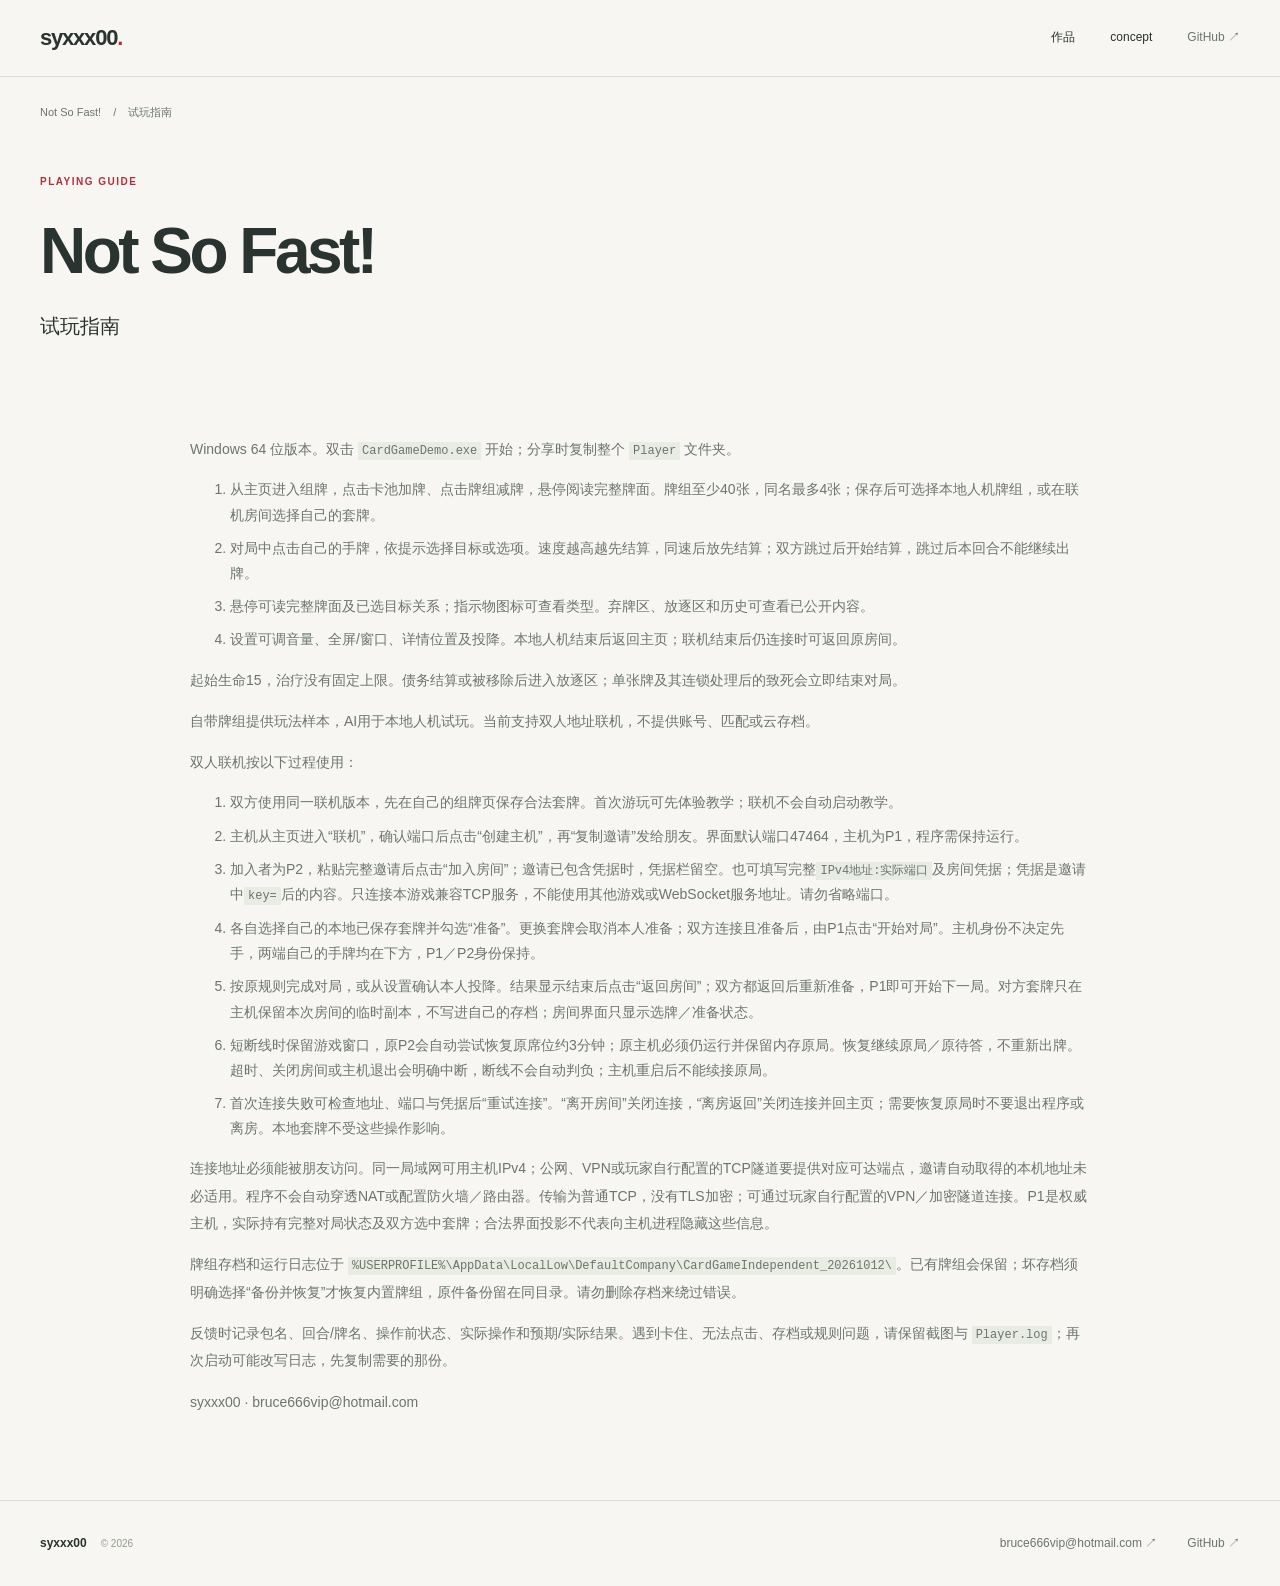
<file: playing.html>
<!doctype html>
<html lang="zh-CN"><head><meta charset="utf-8"><meta name="viewport" content="width=device-width, initial-scale=1">
<meta name="description" content="Not So Fast! Windows 原型的教学、组牌和对局说明。"><meta name="theme-color" content="#f7f6f2">
<title>试玩指南 · syxxx00</title><link rel="icon" type="image/svg+xml" href="assets/favicon.svg">
<link rel="stylesheet" href="assets/portfolio.css"><script defer src="assets/site-links.js"></script><script defer src="assets/interactions.js"></script></head>
<body><a class="skip-link" href="#main">跳到正文</a><header class="site-header"><div class="wrap header-inner"><a class="brand" href="index.html" aria-label="syxxx00 作品集首页">syxxx00<span class="brand-dot">.</span></a><button class="menu-toggle" data-menu-toggle aria-expanded="false" aria-controls="main-menu" aria-label="展开导航">☰</button><nav class="main-nav" id="main-menu" data-menu aria-label="主导航"><a href="index.html#works">作品</a><a href="concept.html">concept</a><a class="nav-out" href="https://github.com/syxxx00" target="_blank" rel="noopener noreferrer">GitHub ↗</a></nav></div></header>
<main id="main"><div class="wrap breadcrumbs"><a href="speed-card-game.html">Not So Fast!</a><span>/</span>试玩指南</div><section class="wrap case-hero"><div><span class="eyebrow red">PLAYING GUIDE</span><h1>Not So Fast!</h1><p class="case-subtitle">试玩指南</p></div></section><article class="wrap guide-body"><p>Windows 64 位版本。双击 <code>CardGameDemo.exe</code> 开始；分享时复制整个 <code>Player</code> 文件夹。</p>
<ol><li>从主页进入组牌，点击卡池加牌、点击牌组减牌，悬停阅读完整牌面。牌组至少40张，同名最多4张；保存后可选择本地人机牌组，或在联机房间选择自己的套牌。</li><li>对局中点击自己的手牌，依提示选择目标或选项。速度越高越先结算，同速后放先结算；双方跳过后开始结算，跳过后本回合不能继续出牌。</li><li>悬停可读完整牌面及已选目标关系；指示物图标可查看类型。弃牌区、放逐区和历史可查看已公开内容。</li><li>设置可调音量、全屏/窗口、详情位置及投降。本地人机结束后返回主页；联机结束后仍连接时可返回原房间。</li></ol>
<p>起始生命15，治疗没有固定上限。债务结算或被移除后进入放逐区；单张牌及其连锁处理后的致死会立即结束对局。</p>
<p>自带牌组提供玩法样本，AI用于本地人机试玩。当前支持双人地址联机，不提供账号、匹配或云存档。</p>
<p>双人联机按以下过程使用：</p>
<ol><li>双方使用同一联机版本，先在自己的组牌页保存合法套牌。首次游玩可先体验教学；联机不会自动启动教学。</li><li>主机从主页进入“联机”，确认端口后点击“创建主机”，再“复制邀请”发给朋友。界面默认端口47464，主机为P1，程序需保持运行。</li><li>加入者为P2，粘贴完整邀请后点击“加入房间”；邀请已包含凭据时，凭据栏留空。也可填写完整<code>IPv4地址:实际端口</code>及房间凭据；凭据是邀请中<code>key=</code>后的内容。只连接本游戏兼容TCP服务，不能使用其他游戏或WebSocket服务地址。请勿省略端口。</li><li>各自选择自己的本地已保存套牌并勾选“准备”。更换套牌会取消本人准备；双方连接且准备后，由P1点击“开始对局”。主机身份不决定先手，两端自己的手牌均在下方，P1／P2身份保持。</li><li>按原规则完成对局，或从设置确认本人投降。结果显示结束后点击“返回房间”；双方都返回后重新准备，P1即可开始下一局。对方套牌只在主机保留本次房间的临时副本，不写进自己的存档；房间界面只显示选牌／准备状态。</li><li>短断线时保留游戏窗口，原P2会自动尝试恢复原席位约3分钟；原主机必须仍运行并保留内存原局。恢复继续原局／原待答，不重新出牌。超时、关闭房间或主机退出会明确中断，断线不会自动判负；主机重启后不能续接原局。</li><li>首次连接失败可检查地址、端口与凭据后“重试连接”。“离开房间”关闭连接，“离房返回”关闭连接并回主页；需要恢复原局时不要退出程序或离房。本地套牌不受这些操作影响。</li></ol>
<p>连接地址必须能被朋友访问。同一局域网可用主机IPv4；公网、VPN或玩家自行配置的TCP隧道要提供对应可达端点，邀请自动取得的本机地址未必适用。程序不会自动穿透NAT或配置防火墙／路由器。传输为普通TCP，没有TLS加密；可通过玩家自行配置的VPN／加密隧道连接。P1是权威主机，实际持有完整对局状态及双方选中套牌；合法界面投影不代表向主机进程隐藏这些信息。</p>
<p>牌组存档和运行日志位于 <code>%USERPROFILE%\AppData\LocalLow\DefaultCompany\CardGameIndependent_20261012\</code>。已有牌组会保留；坏存档须明确选择“备份并恢复”才恢复内置牌组，原件备份留在同目录。请勿删除存档来绕过错误。</p>
<p>反馈时记录包名、回合/牌名、操作前状态、实际操作和预期/实际结果。遇到卡住、无法点击、存档或规则问题，请保留截图与 <code>Player.log</code>；再次启动可能改写日志，先复制需要的那份。</p>
<p>syxxx00 · bruce666vip@hotmail.com</p></article></main>
<footer class="site-footer"><div class="wrap footer-inner"><div><span class="footer-name">syxxx00</span><span class="footer-copy">© 2026</span></div><div class="footer-contact"><a href="mailto:bruce666vip@hotmail.com">bruce666vip@hotmail.com ↗</a><a href="https://github.com/syxxx00" target="_blank" rel="noopener noreferrer">GitHub ↗</a></div></div></footer>
<dialog class="image-dialog" data-image-dialog aria-label="查看项目原图"><div class="image-dialog-header"><span data-image-caption></span><div class="image-dialog-actions"><button class="diagram-fit" data-diagram-fit hidden aria-pressed="true">适应窗口</button><button data-close-image aria-label="关闭原图">×</button></div></div><img alt=""></dialog></body></html>
</file>
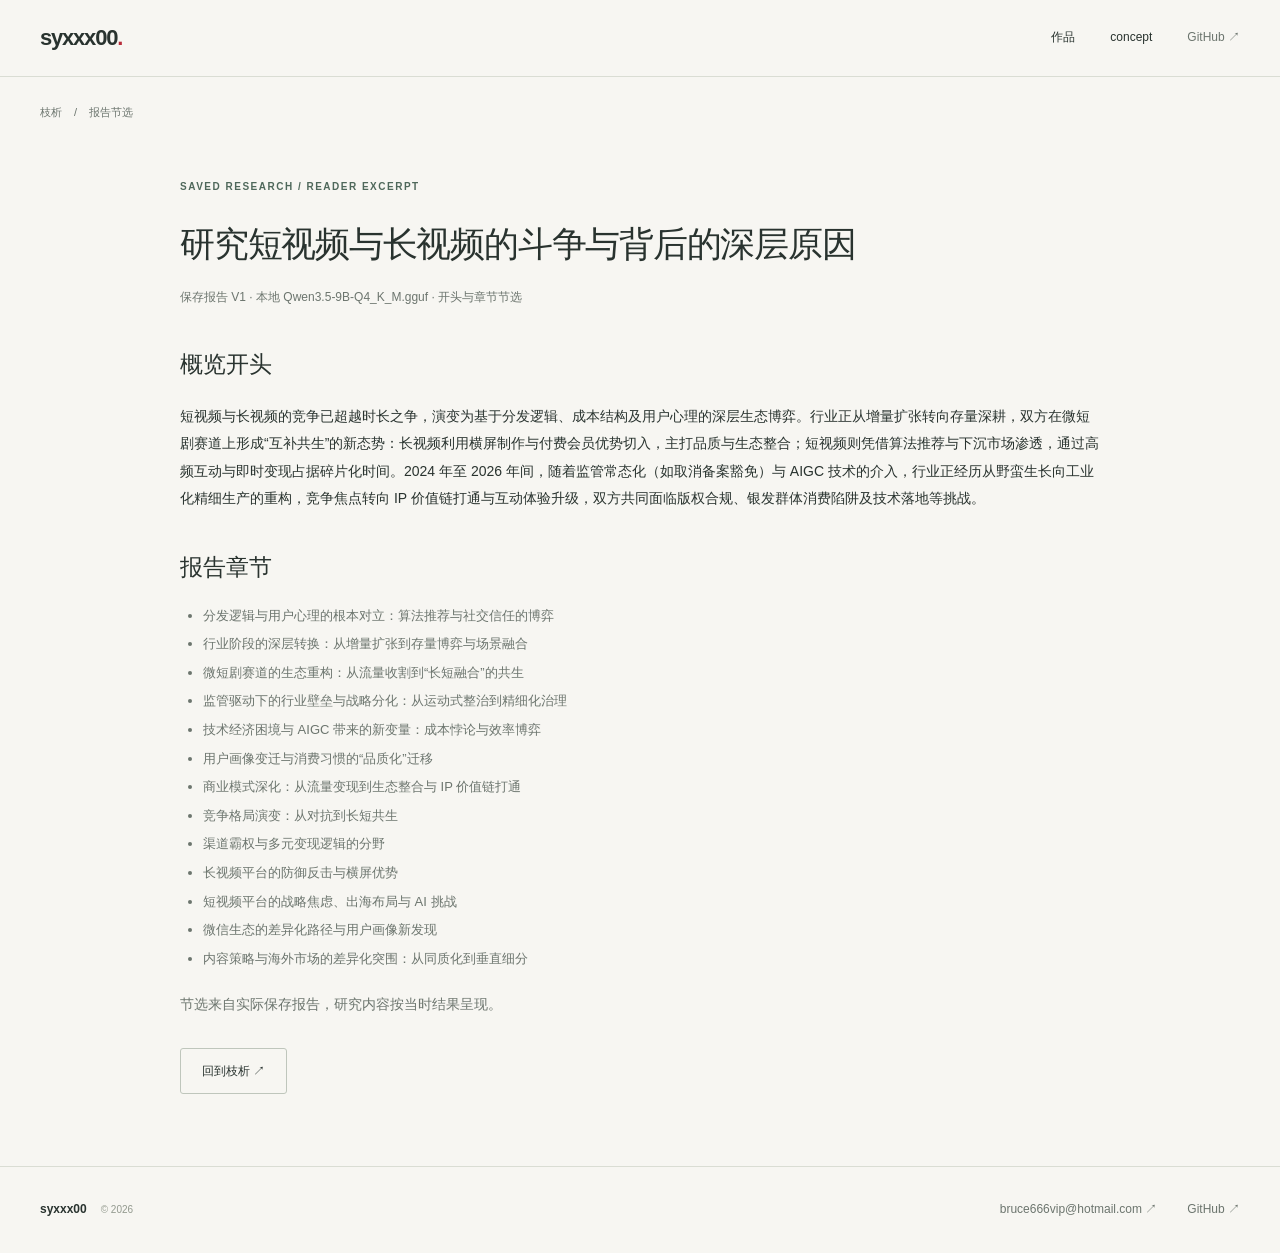
<file: report-excerpt.html>
<!doctype html>
<html lang="zh-CN"><head><meta charset="utf-8"><meta name="viewport" content="width=device-width, initial-scale=1">
<meta name="description" content="实际保存报告的阅读开头与章节。"><meta name="theme-color" content="#f7f6f2">
<title>枝析报告节选 · syxxx00</title><link rel="icon" type="image/svg+xml" href="assets/favicon.svg">
<link rel="stylesheet" href="assets/portfolio.css"><script defer src="assets/site-links.js"></script><script defer src="assets/interactions.js"></script></head>
<body><a class="skip-link" href="#main">跳到正文</a><header class="site-header"><div class="wrap header-inner"><a class="brand" href="index.html" aria-label="syxxx00 作品集首页">syxxx00<span class="brand-dot">.</span></a><button class="menu-toggle" data-menu-toggle aria-expanded="false" aria-controls="main-menu" aria-label="展开导航">☰</button><nav class="main-nav" id="main-menu" data-menu aria-label="主导航"><a href="index.html#works">作品</a><a href="concept.html">concept</a><a class="nav-out" href="https://github.com/syxxx00" target="_blank" rel="noopener noreferrer">GitHub ↗</a></nav></div></header>
<main id="main"><div class="wrap breadcrumbs"><a href="zhixi.html">枝析</a><span>/</span>报告节选</div><article class="wrap report-excerpt"><header><span class="eyebrow sage">SAVED RESEARCH / READER EXCERPT</span><h1>研究短视频与长视频的斗争与背后的深层原因</h1><p>保存报告 V1 · 本地 Qwen3.5-9B-Q4_K_M.gguf · 开头与章节节选</p></header><h2>概览开头</h2><p>短视频与长视频的竞争已超越时长之争，演变为基于分发逻辑、成本结构及用户心理的深层生态博弈。行业正从增量扩张转向存量深耕，双方在微短剧赛道上形成“互补共生”的新态势：长视频利用横屏制作与付费会员优势切入，主打品质与生态整合；短视频则凭借算法推荐与下沉市场渗透，通过高频互动与即时变现占据碎片化时间。2024 年至 2026 年间，随着监管常态化（如取消备案豁免）与 AIGC 技术的介入，行业正经历从野蛮生长向工业化精细生产的重构，竞争焦点转向 IP 价值链打通与互动体验升级，双方共同面临版权合规、银发群体消费陷阱及技术落地等挑战。</p><h2>报告章节</h2><ul><li>分发逻辑与用户心理的根本对立：算法推荐与社交信任的博弈</li><li>行业阶段的深层转换：从增量扩张到存量博弈与场景融合</li><li>微短剧赛道的生态重构：从流量收割到“长短融合”的共生</li><li>监管驱动下的行业壁垒与战略分化：从运动式整治到精细化治理</li><li>技术经济困境与 AIGC 带来的新变量：成本悖论与效率博弈</li><li>用户画像变迁与消费习惯的“品质化”迁移</li><li>商业模式深化：从流量变现到生态整合与 IP 价值链打通</li><li>竞争格局演变：从对抗到长短共生</li><li>渠道霸权与多元变现逻辑的分野</li><li>长视频平台的防御反击与横屏优势</li><li>短视频平台的战略焦虑、出海布局与 AI 挑战</li><li>微信生态的差异化路径与用户画像新发现</li><li>内容策略与海外市场的差异化突围：从同质化到垂直细分</li></ul><p class="figure-note">节选来自实际保存报告，研究内容按当时结果呈现。</p><div class="hero-actions"><a class="button secondary" href="zhixi.html#methods">回到枝析 ↗</a></div></article></main>
<footer class="site-footer"><div class="wrap footer-inner"><div><span class="footer-name">syxxx00</span><span class="footer-copy">© 2026</span></div><div class="footer-contact"><a href="mailto:bruce666vip@hotmail.com">bruce666vip@hotmail.com ↗</a><a href="https://github.com/syxxx00" target="_blank" rel="noopener noreferrer">GitHub ↗</a></div></div></footer>
<dialog class="image-dialog" data-image-dialog aria-label="查看项目原图"><div class="image-dialog-header"><span data-image-caption></span><div class="image-dialog-actions"><button class="diagram-fit" data-diagram-fit hidden aria-pressed="true">适应窗口</button><button data-close-image aria-label="关闭原图">×</button></div></div><img alt=""></dialog></body></html>
</file>
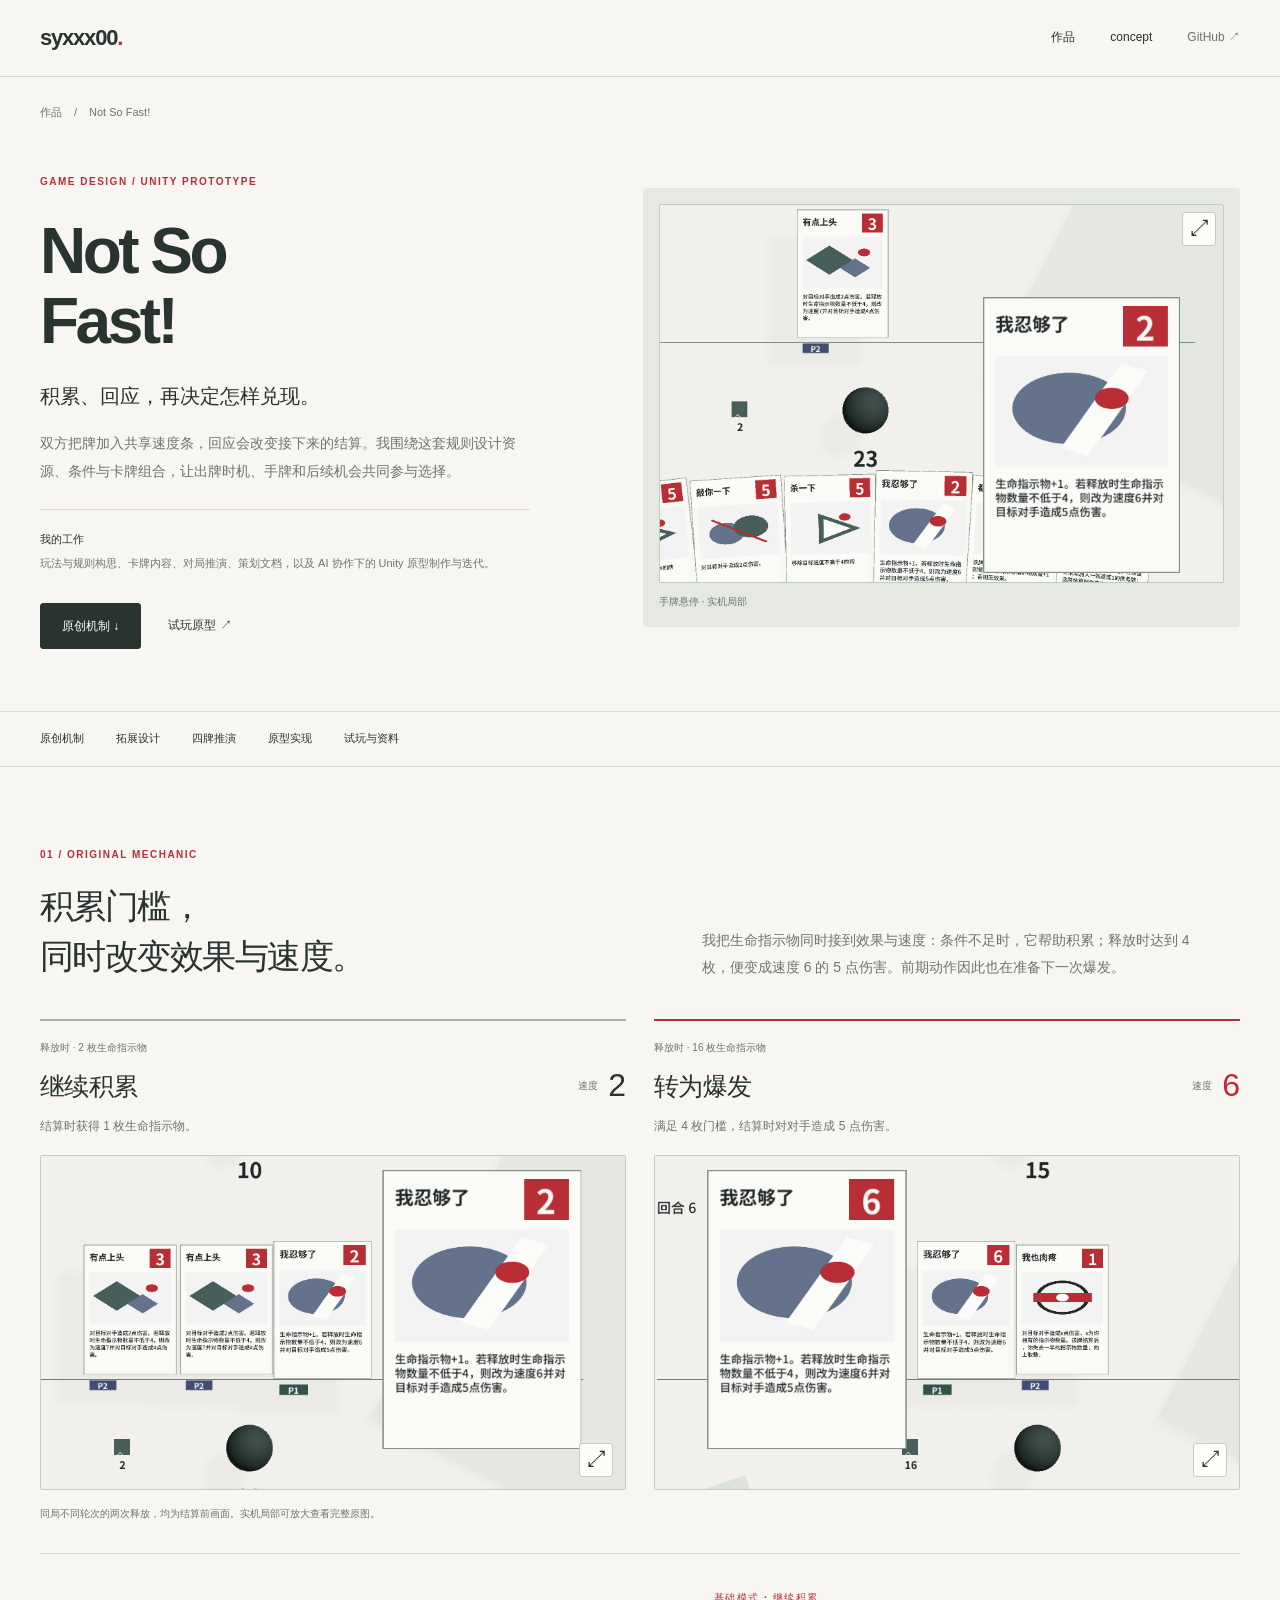
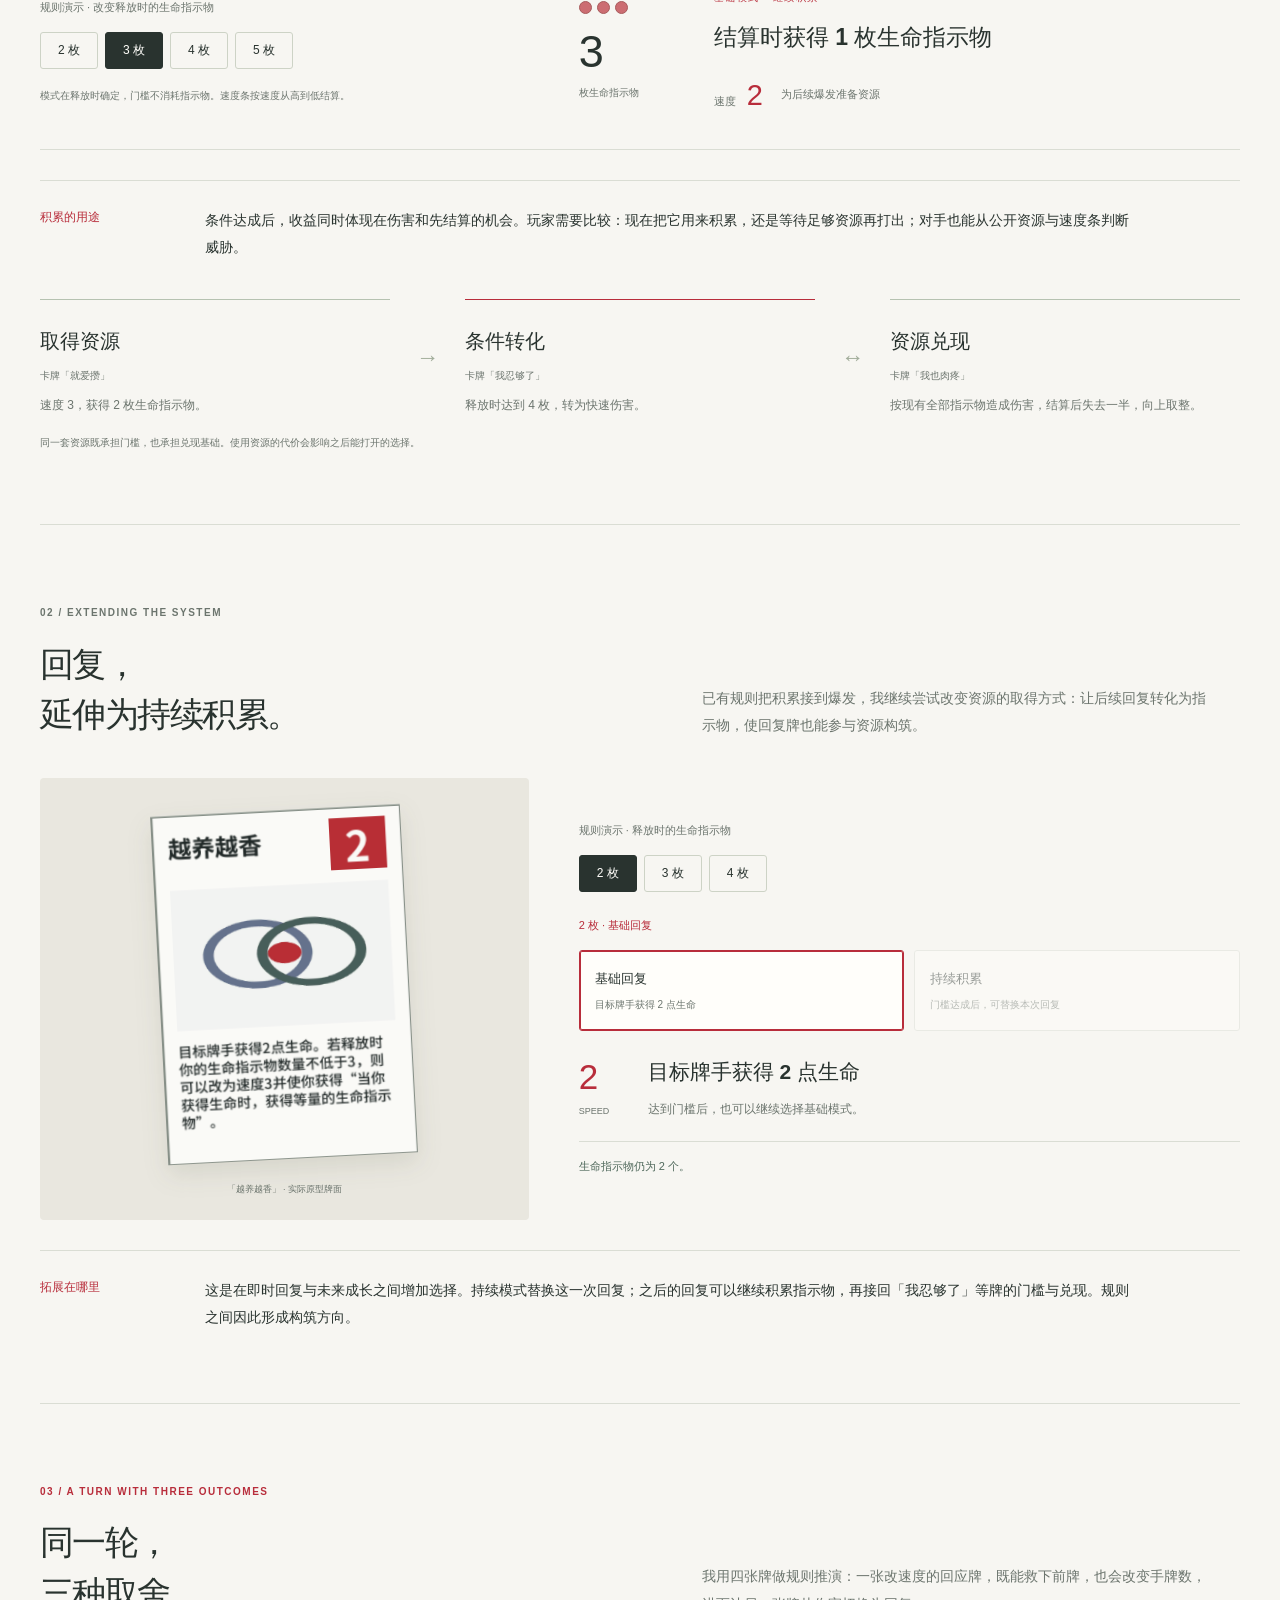
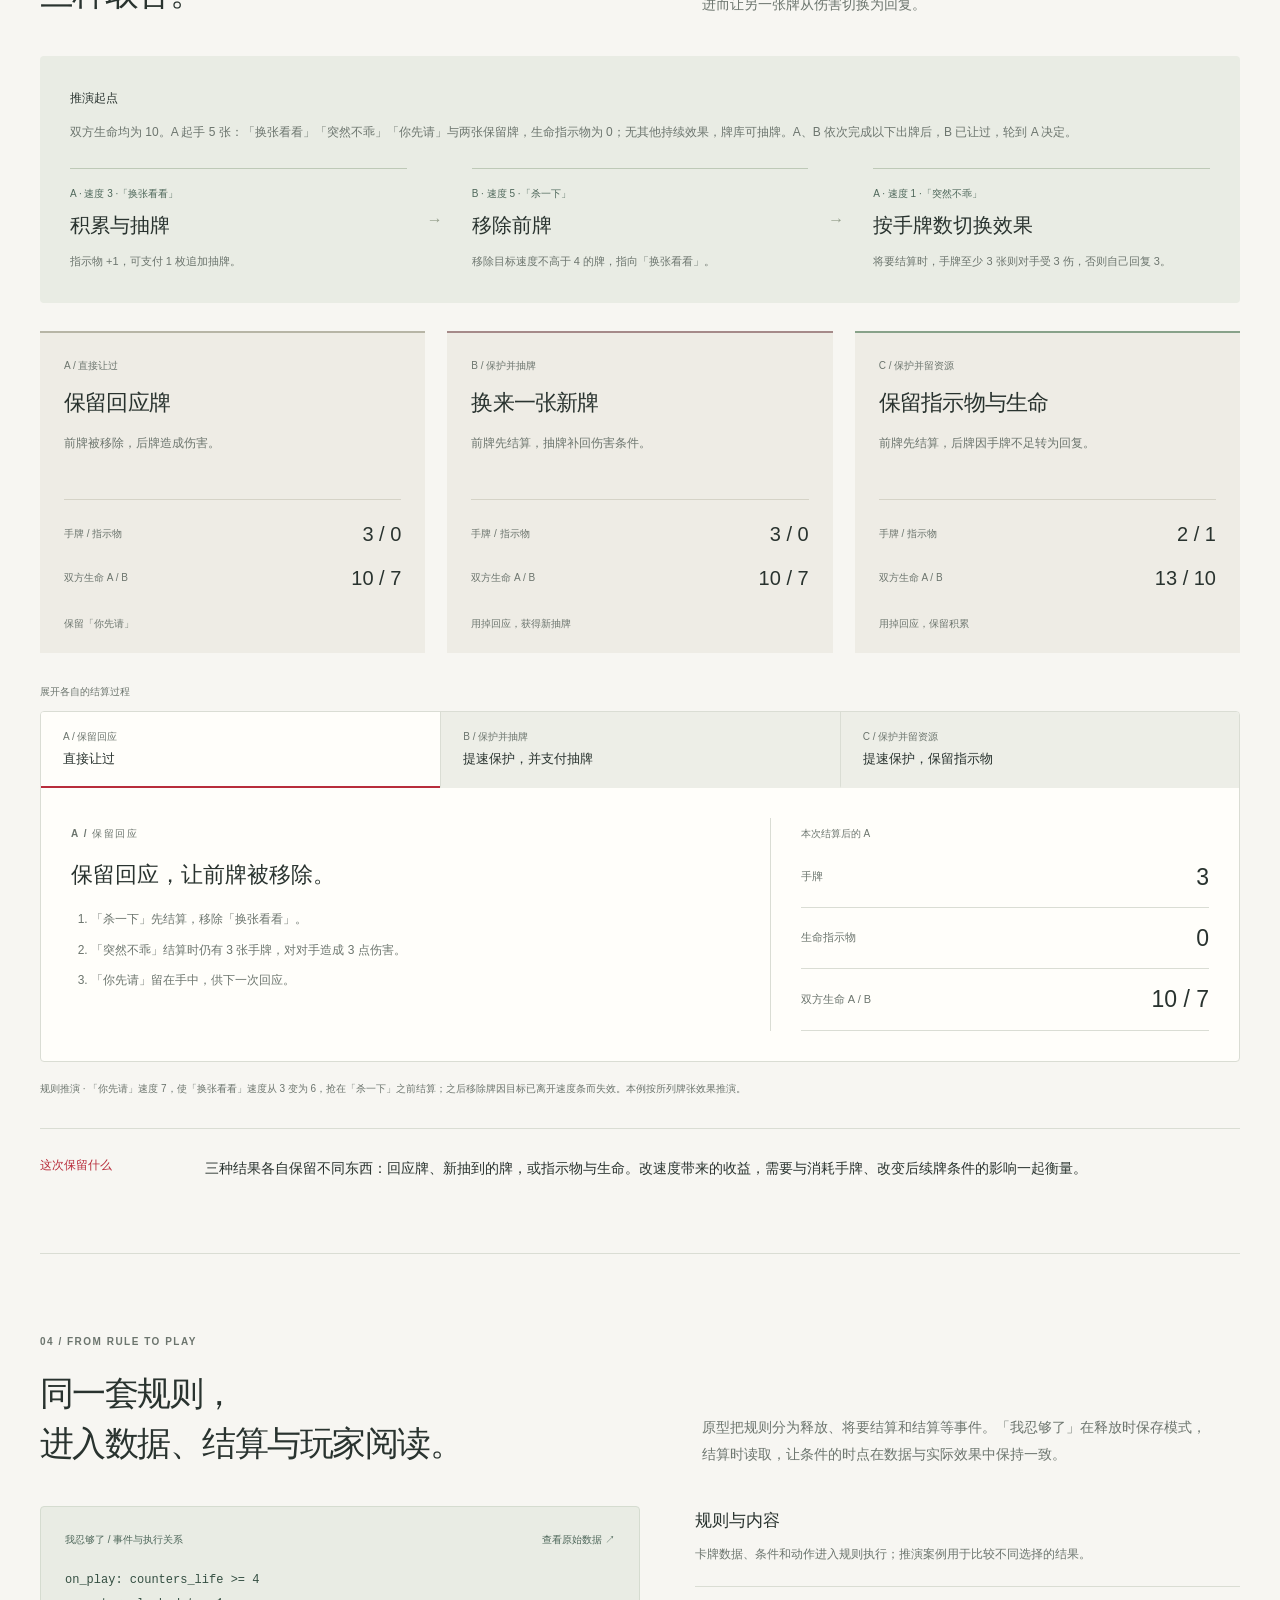
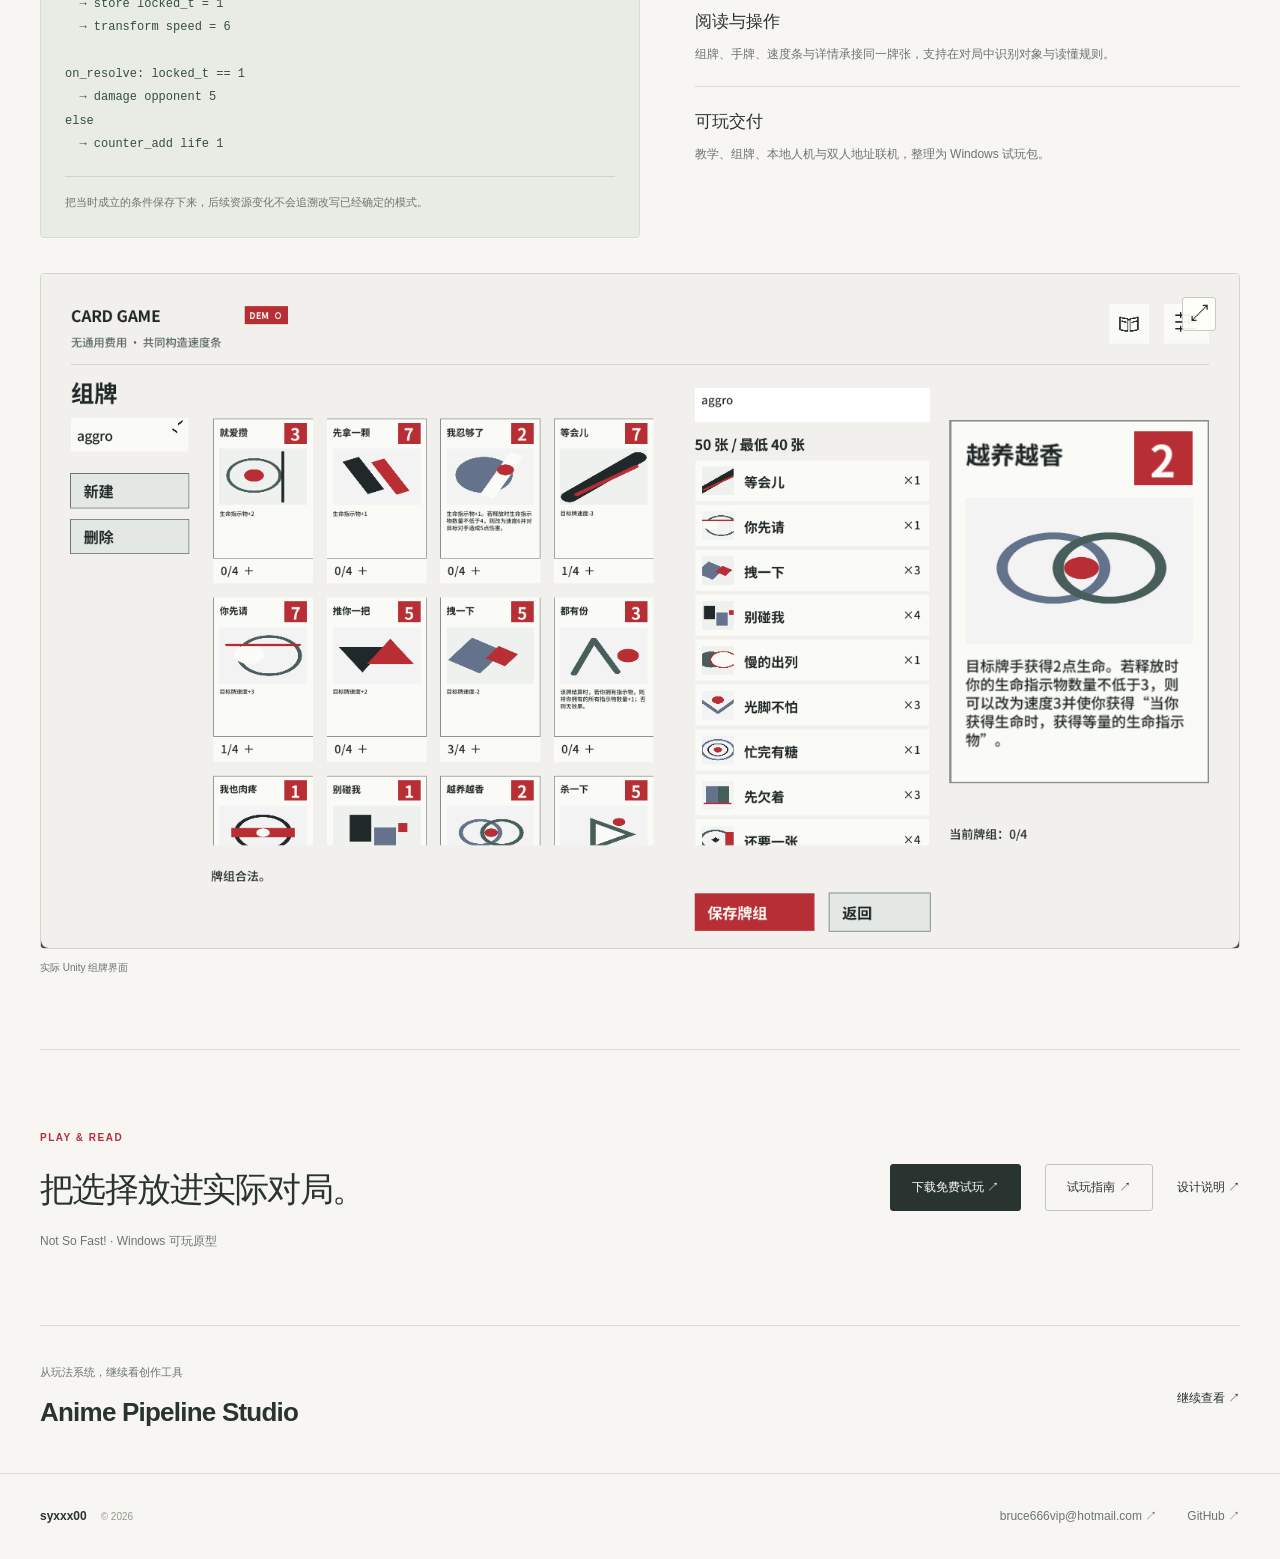
<file: speed-card-game.html>
<!doctype html>
<html lang="zh-CN"><head><meta charset="utf-8"><meta name="viewport" content="width=device-width, initial-scale=1">
<meta name="description" content="从原创积累与爆发机制，到拓展卡牌、对局推演与 Unity 可玩原型。"><meta name="theme-color" content="#f7f6f2">
<title>Not So Fast! · syxxx00</title><link rel="icon" type="image/svg+xml" href="assets/favicon.svg">
<link rel="stylesheet" href="assets/portfolio.css"><script defer src="assets/site-links.js"></script><script defer src="assets/interactions.js"></script></head>
<body><a class="skip-link" href="#main">跳到正文</a><header class="site-header"><div class="wrap header-inner"><a class="brand" href="index.html" aria-label="syxxx00 作品集首页">syxxx00<span class="brand-dot">.</span></a><button class="menu-toggle" data-menu-toggle aria-expanded="false" aria-controls="main-menu" aria-label="展开导航">☰</button><nav class="main-nav" id="main-menu" data-menu aria-label="主导航"><a href="index.html#works">作品</a><a href="concept.html">concept</a><a class="nav-out" href="https://github.com/syxxx00" target="_blank" rel="noopener noreferrer">GitHub ↗</a></nav></div></header>
<main id="main">
  <div class="wrap breadcrumbs"><a href="index.html#works">作品</a><span>/</span>Not So Fast!</div>
  <section class="wrap case-hero"><div><span class="eyebrow red">GAME DESIGN / UNITY PROTOTYPE</span><h1>Not So<br>Fast!</h1><p class="case-subtitle">积累、回应，再决定怎样兑现。</p><p class="case-intro">双方把牌加入共享速度条，回应会改变接下来的结算。我围绕这套规则设计资源、条件与卡牌组合，让出牌时机、手牌和后续机会共同参与选择。</p><div class="case-role"><strong>我的工作</strong><span>玩法与规则构思、卡牌内容、对局推演、策划文档，以及 AI 协作下的 Unity 原型制作与迭代。</span></div><div class="hero-actions"><a class="button" href="#original">原创机制 ↓</a><a class="text-link" href="#play">试玩原型 ↗</a></div></div><figure class="case-cover game-cover"><div class="game-focus"><img src="assets/card-battle.png" width="1600" height="900" alt="当前版本对局中，手牌悬停显示完整规则；自己的生命指示物为 2 枚。实机局部"></div><button class="image-expand" data-view-image="assets/card-battle.png" data-caption="Not So Fast! · 手牌悬停 · 完整实机原图" aria-label="查看完整对局截图">⤢</button><figcaption>手牌悬停 · 实机局部</figcaption></figure></section>
  <nav class="case-toc" aria-label="本页内容"><div class="wrap toc-inner"><a href="#original">原创机制</a><a href="#extension">拓展设计</a><a href="#decisions">四牌推演</a><a href="#implementation">原型实现</a><a href="#play">试玩与资料</a></div></nav>
  <section class="wrap case-section" id="original"><div class="section-intro"><div><span class="eyebrow red">01 / ORIGINAL MECHANIC</span><h2>积累门槛，<br>同时改变效果与速度。</h2></div><p>我把生命指示物同时接到效果与速度：条件不足时，它帮助积累；释放时达到 4 枚，便变成速度 6 的 5 点伤害。前期动作因此也在准备下一次爆发。</p></div>
    <div class="cast-comparison" aria-label="同一机制在两次实际释放中的表现">
      <figure class="cast-mode">
        <figcaption class="cast-caption"><span class="small-label">释放时 · 2 枚生命指示物</span><div><h3>继续积累</h3><span>速度 <b>2</b></span></div><p>结算时获得 1 枚生命指示物。</p></figcaption>
        <div class="cast-frame cast-base"><img src="assets/card-003-base.png" width="1600" height="900" alt="回合 3，生命指示物 2 枚，已释放的牌在速度条上显示速度 2；悬停详情与资源数量同时可见。实机局部" loading="lazy"><button class="image-expand" data-view-image="assets/card-003-base.png" data-caption="回合 3 · 释放时 2 枚 · 速度 2 · 结算前完整原图" aria-label="放大速度 2 的实际释放截图">⤢</button></div>
      </figure>
      <figure class="cast-mode cast-burst-mode">
        <figcaption class="cast-caption"><span class="small-label">释放时 · 16 枚生命指示物</span><div><h3>转为爆发</h3><span>速度 <b>6</b></span></div><p>满足 4 枚门槛，结算时对对手造成 5 点伤害。</p></figcaption>
        <div class="cast-frame cast-burst"><img src="assets/card-003-burst.png" width="1600" height="900" alt="回合 6，生命指示物 16 枚，另一张已释放的牌在速度条上显示速度 6；悬停详情与资源数量同时可见。实机局部" loading="lazy"><button class="image-expand" data-view-image="assets/card-003-burst.png" data-caption="回合 6 · 释放时 16 枚 · 速度 6 · 结算前完整原图" aria-label="放大速度 6 的实际释放截图">⤢</button></div>
      </figure>
    </div>
    <p class="figure-note cast-context">同局不同轮次的两次释放，均为结算前画面。实机局部可放大查看完整原图。</p>
    <div class="original-study" data-original-study>
      <div class="original-controls">
        <div class="original-input"><span class="small-label">规则演示 · 改变释放时的生命指示物</span><div class="segmented" aria-label="释放时的生命指示物"><button data-original-counter="2" aria-pressed="false">2 枚</button><button data-original-counter="3" aria-pressed="true">3 枚</button><button data-original-counter="4" aria-pressed="false">4 枚</button><button data-original-counter="5" aria-pressed="false">5 枚</button></div><p class="figure-note">模式在释放时确定，门槛不消耗指示物。速度条按速度从高到低结算。</p></div>
        <div class="original-result" aria-live="polite"><div class="counter-display"><span data-original-dots aria-hidden="true"></span><strong><span data-original-value>3</span><small>枚生命指示物</small></strong></div><div class="rule-output"><span class="eyebrow" data-original-status>继续积累</span><h3 data-original-effect>结算时获得 1 枚生命指示物</h3><div class="rule-stats"><span>速度 <b data-original-speed>2</b></span><span data-original-outcome>为后续爆发准备资源</span></div></div></div>
      </div>
    </div>
    <div class="design-takeaway"><strong>积累的用途</strong><p>条件达成后，收益同时体现在伤害和先结算的机会。玩家需要比较：现在把它用来积累，还是等待足够资源再打出；对手也能从公开资源与速度条判断威胁。</p></div>
    <div class="resource-chain"><div><strong>取得资源</strong><span>卡牌「就爱攒」</span><p>速度 3，获得 2 枚生命指示物。</p></div><i>→</i><div class="highlight"><strong>条件转化</strong><span>卡牌「我忍够了」</span><p>释放时达到 4 枚，转为快速伤害。</p></div><i>↔</i><div><strong>资源兑现</strong><span>卡牌「我也肉疼」</span><p>按现有全部指示物造成伤害，结算后失去一半，向上取整。</p></div></div>
    <p class="figure-note">同一套资源既承担门槛，也承担兑现基础。使用资源的代价会影响之后能打开的选择。</p>
  </section>
  <section class="wrap case-section" id="extension"><div class="section-intro"><div><span class="eyebrow">02 / EXTENDING THE SYSTEM</span><h2>回复，<br>延伸为持续积累。</h2></div><p>已有规则把积累接到爆发，我继续尝试改变资源的取得方式：让后续回复转化为指示物，使回复牌也能参与资源构筑。</p></div>
    <div class="extension-grid"><figure class="actual-card-stage"><div class="actual-card"><img src="assets/card-builder.png" width="1600" height="900" alt="实际组牌界面中的「越养越香」牌面" loading="lazy"></div><figcaption>「越养越香」 · 实际原型牌面</figcaption></figure><div class="study-controls" data-card-study><span class="small-label">规则演示 · 释放时的生命指示物</span><div class="segmented"><button data-counter="2" aria-pressed="true">2 枚</button><button data-counter="3" aria-pressed="false">3 枚</button><button data-counter="4" aria-pressed="false">4 枚</button></div><p class="threshold-status" data-threshold-status>当前采用基础回复</p><div class="mode-list"><button data-mode="heal" class="mode-button" aria-pressed="true"><strong>基础回复</strong><span>目标牌手获得 2 点生命</span></button><button data-mode="growth" class="mode-button" aria-pressed="false" disabled><strong>持续积累</strong><span>门槛达成后，可替换本次回复</span></button></div><div class="effect-result" aria-live="polite"><div class="speed-value"><span data-effect-speed>2</span><small>SPEED</small></div><div><h3 data-effect-title>目标牌手获得 2 点生命</h3><p data-effect-text>达到门槛后，也可以继续选择基础模式。</p></div></div><p class="effect-after" data-effect-after>生命指示物仍为 2 个。</p></div></div>
    <div class="design-takeaway"><strong>拓展在哪里</strong><p>这是在即时回复与未来成长之间增加选择。持续模式替换这一次回复；之后的回复可以继续积累指示物，再接回「我忍够了」等牌的门槛与兑现。规则之间因此形成构筑方向。</p></div>
  </section>
  <section class="wrap case-section" id="decisions"><div class="section-intro"><div><span class="eyebrow red">03 / A TURN WITH THREE OUTCOMES</span><h2>同一轮，<br>三种取舍。</h2></div><p>我用四张牌做规则推演：一张改速度的回应牌，既能救下前牌，也会改变手牌数，进而让另一张牌从伤害切换为回复。</p></div>
    <div class="case-premise"><strong>推演起点</strong><p>双方生命均为 10。A 起手 5 张：「换张看看」「突然不乖」「你先请」与两张保留牌，生命指示物为 0；无其他持续效果，牌库可抽牌。A、B 依次完成以下出牌后，B 已让过，轮到 A 决定。</p><div class="opening-sequence"><div><small>A · 速度 3 ·「换张看看」</small><strong>积累与抽牌</strong><span>指示物 +1，可支付 1 枚追加抽牌。</span></div><i>→</i><div><small>B · 速度 5 ·「杀一下」</small><strong>移除前牌</strong><span>移除目标速度不高于 4 的牌，指向「换张看看」。</span></div><i>→</i><div><small>A · 速度 1 ·「突然不乖」</small><strong>按手牌数切换效果</strong><span>将要结算时，手牌至少 3 张则对手受 3 伤，否则自己回复 3。</span></div></div></div>
    <div class="outcome-overview" aria-label="三种选择的结果对照"><article><span class="small-label">A / 直接让过</span><h3>保留回应牌</h3><p>前牌被移除，后牌造成伤害。</p><dl><div><dt>手牌 / 指示物</dt><dd>3 / 0</dd></div><div><dt>双方生命 A / B</dt><dd>10 / 7</dd></div></dl><small>保留「你先请」</small></article><article><span class="small-label">B / 保护并抽牌</span><h3>换来一张新牌</h3><p>前牌先结算，抽牌补回伤害条件。</p><dl><div><dt>手牌 / 指示物</dt><dd>3 / 0</dd></div><div><dt>双方生命 A / B</dt><dd>10 / 7</dd></div></dl><small>用掉回应，获得新抽牌</small></article><article><span class="small-label">C / 保护并留资源</span><h3>保留指示物与生命</h3><p>前牌先结算，后牌因手牌不足转为回复。</p><dl><div><dt>手牌 / 指示物</dt><dd>2 / 1</dd></div><div><dt>双方生命 A / B</dt><dd>13 / 10</dd></div></dl><small>用掉回应，保留积累</small></article></div>
    <p class="branch-prompt">展开各自的结算过程</p>
    <div class="branch-study" data-branch-study><div class="branch-options" aria-label="选择 A 的下一步"><button data-branch="hold" aria-pressed="true"><small>A / 保留回应</small><strong>直接让过</strong></button><button data-branch="draw" aria-pressed="false"><small>B / 保护并抽牌</small><strong>提速保护，并支付抽牌</strong></button><button data-branch="save" aria-pressed="false"><small>C / 保护并留资源</small><strong>提速保护，保留指示物</strong></button></div><div class="branch-detail" aria-live="polite"><div><span class="eyebrow" data-branch-label>A / 保留回应</span><h3 data-branch-heading>保留回应，让前牌被移除。</h3><ol data-branch-steps><li>「杀一下」先结算，移除「换张看看」。</li><li>「突然不乖」结算时仍有 3 张手牌，对对手造成 3 点伤害。</li><li>「你先请」留在手中，供下一次回应。</li></ol></div><div class="branch-outcome"><span>本次结算后的 A</span><dl><div><dt>手牌</dt><dd data-branch-hand>3</dd></div><div><dt>生命指示物</dt><dd data-branch-counter>0</dd></div><div><dt>双方生命 A / B</dt><dd data-branch-life>10 / 7</dd></div></dl></div></div></div>
    <p class="figure-note">规则推演 · 「你先请」速度 7，使「换张看看」速度从 3 变为 6，抢在「杀一下」之前结算；之后移除牌因目标已离开速度条而失效。本例按所列牌张效果推演。</p>
    <div class="design-takeaway"><strong>这次保留什么</strong><p>三种结果各自保留不同东西：回应牌、新抽到的牌，或指示物与生命。改速度带来的收益，需要与消耗手牌、改变后续牌条件的影响一起衡量。</p></div>
  </section>
  <section class="wrap case-section" id="implementation"><div class="section-intro"><div><span class="eyebrow">04 / FROM RULE TO PLAY</span><h2>同一套规则，<br>进入数据、结算与玩家阅读。</h2></div><p>原型把规则分为释放、将要结算和结算等事件。「我忍够了」在释放时保存模式，结算时读取，让条件的时点在数据与实际效果中保持一致。</p></div><div class="engineering-grid"><div class="code-panel"><header><span>我忍够了 / 事件与执行关系</span><a href="assets/cards.json">查看原始数据 ↗</a></header><pre><code>on_play: counters_life &gt;= 4&#10;  → store locked_t = 1&#10;  → transform speed = 6&#10;&#10;on_resolve: locked_t == 1&#10;  → damage opponent 5&#10;else&#10;  → counter_add life 1</code></pre><p>把当时成立的条件保存下来，后续资源变化不会追溯改写已经确定的模式。</p></div><div class="implementation"><article><h3>规则与内容</h3><p>卡牌数据、条件和动作进入规则执行；推演案例用于比较不同选择的结果。</p></article><article><h3>阅读与操作</h3><p>组牌、手牌、速度条与详情承接同一牌张，支持在对局中识别对象与读懂规则。</p></article><article><h3>可玩交付</h3><p>教学、组牌、本地人机与双人地址联机，整理为 Windows 试玩包。</p></article></div></div><figure class="wide-figure"><img src="assets/card-builder.png" width="1600" height="900" alt="完整组牌界面与真实牌面" loading="lazy"><button class="image-expand" data-view-image="assets/card-builder.png" data-caption="Not So Fast! · 实际组牌界面" aria-label="放大组牌截图">⤢</button><figcaption>实际 Unity 组牌界面</figcaption></figure></section>
  <section class="wrap case-section" id="play"><div class="case-delivery"><div><span class="eyebrow red">PLAY & READ</span><h2>把选择放进实际对局。</h2><p>Not So Fast! · Windows 可玩原型</p></div><div class="delivery-links"><a class="button" data-itch="speed-card-game" hidden target="_blank" rel="noopener noreferrer">下载免费试玩 ↗</a><a class="button" data-download="speed-card-game" data-filename="speed-card-game-20261014-windows.zip" hidden>下载试玩 ↓</a><a class="button secondary" href="playing.html">试玩指南 ↗</a><a class="text-link" href="assets/documents/speed-design.md">设计说明 ↗</a></div></div></section>
  <div class="wrap case-next"><div><p>从玩法系统，继续看创作工具</p><h3>Anime Pipeline Studio</h3></div><a class="text-link" href="anime-pipeline-studio.html">继续查看 ↗</a></div>
</main>

<footer class="site-footer"><div class="wrap footer-inner"><div><span class="footer-name">syxxx00</span><span class="footer-copy">© 2026</span></div><div class="footer-contact"><a href="mailto:bruce666vip@hotmail.com">bruce666vip@hotmail.com ↗</a><a href="https://github.com/syxxx00" target="_blank" rel="noopener noreferrer">GitHub ↗</a></div></div></footer>
<dialog class="image-dialog" data-image-dialog aria-label="查看项目原图"><div class="image-dialog-header"><span data-image-caption></span><div class="image-dialog-actions"><button class="diagram-fit" data-diagram-fit hidden aria-pressed="true">适应窗口</button><button data-close-image aria-label="关闭原图">×</button></div></div><img alt=""></dialog></body></html>
</file>
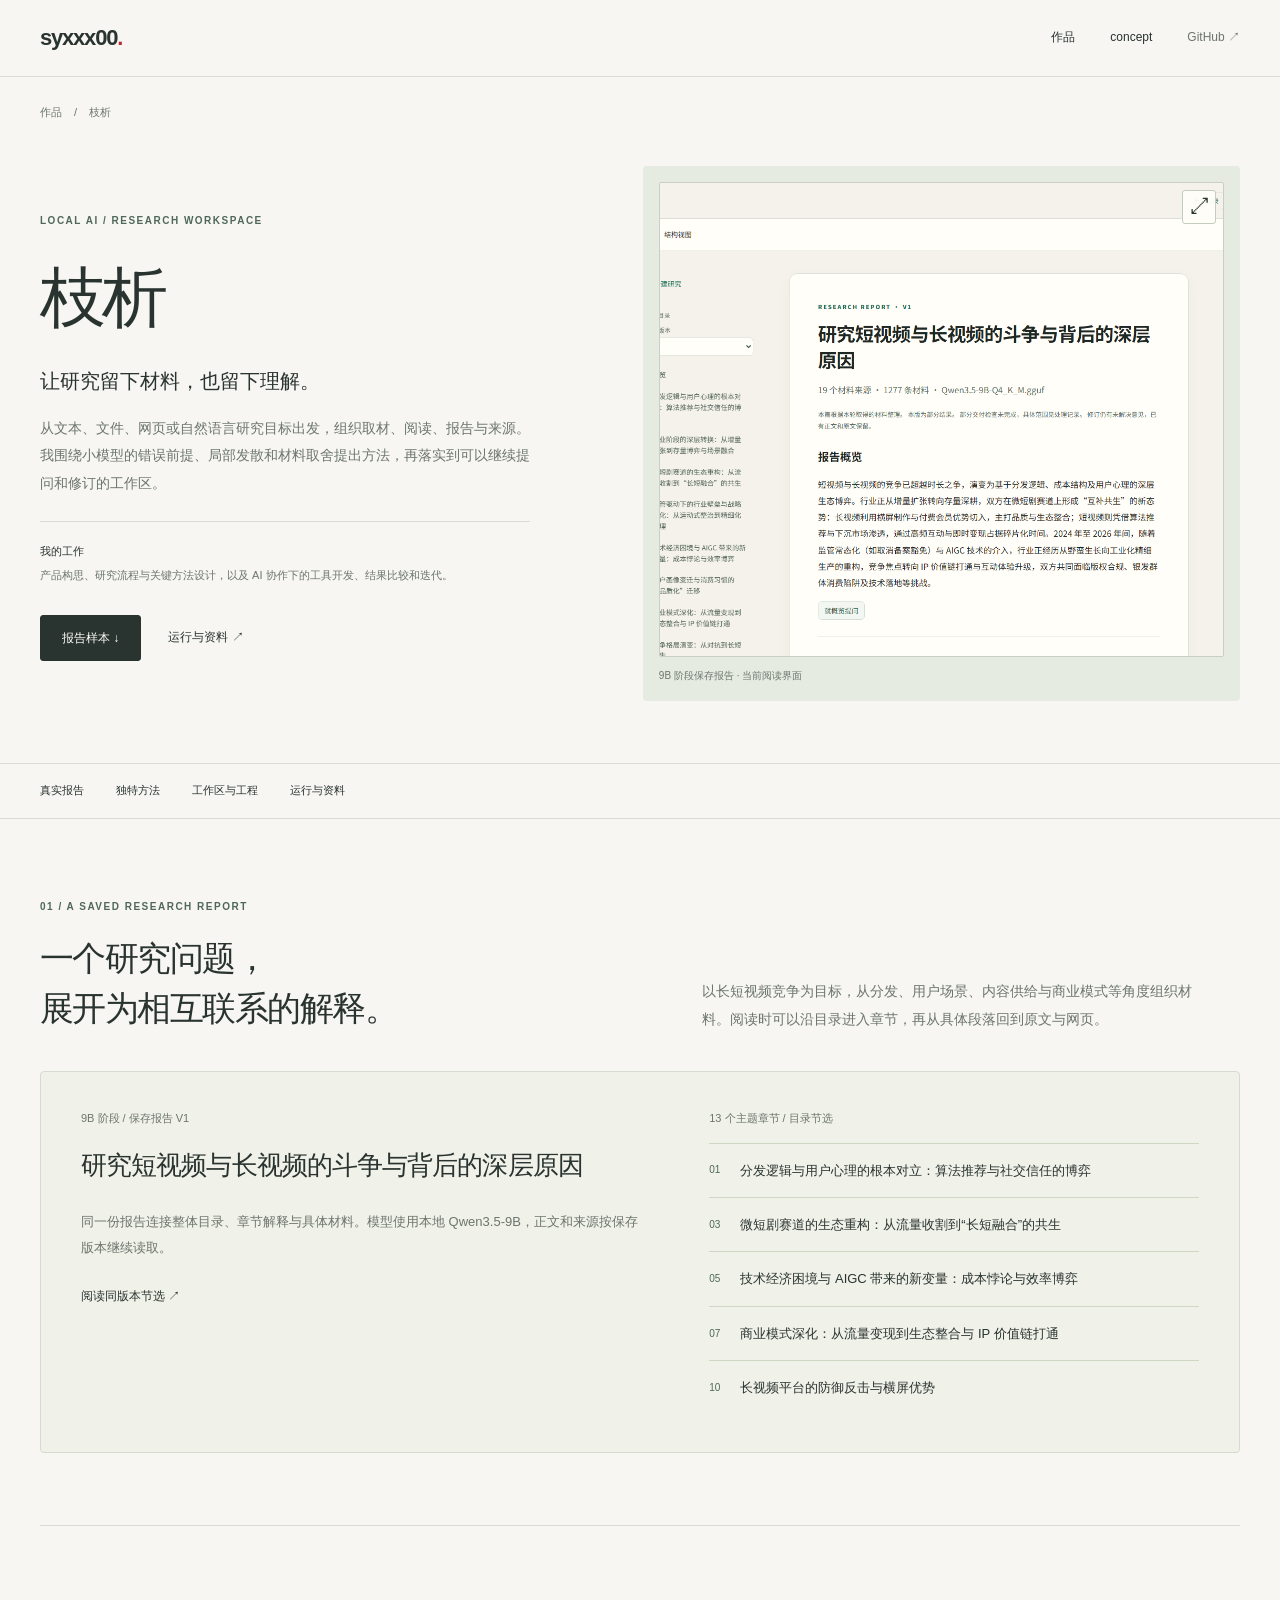
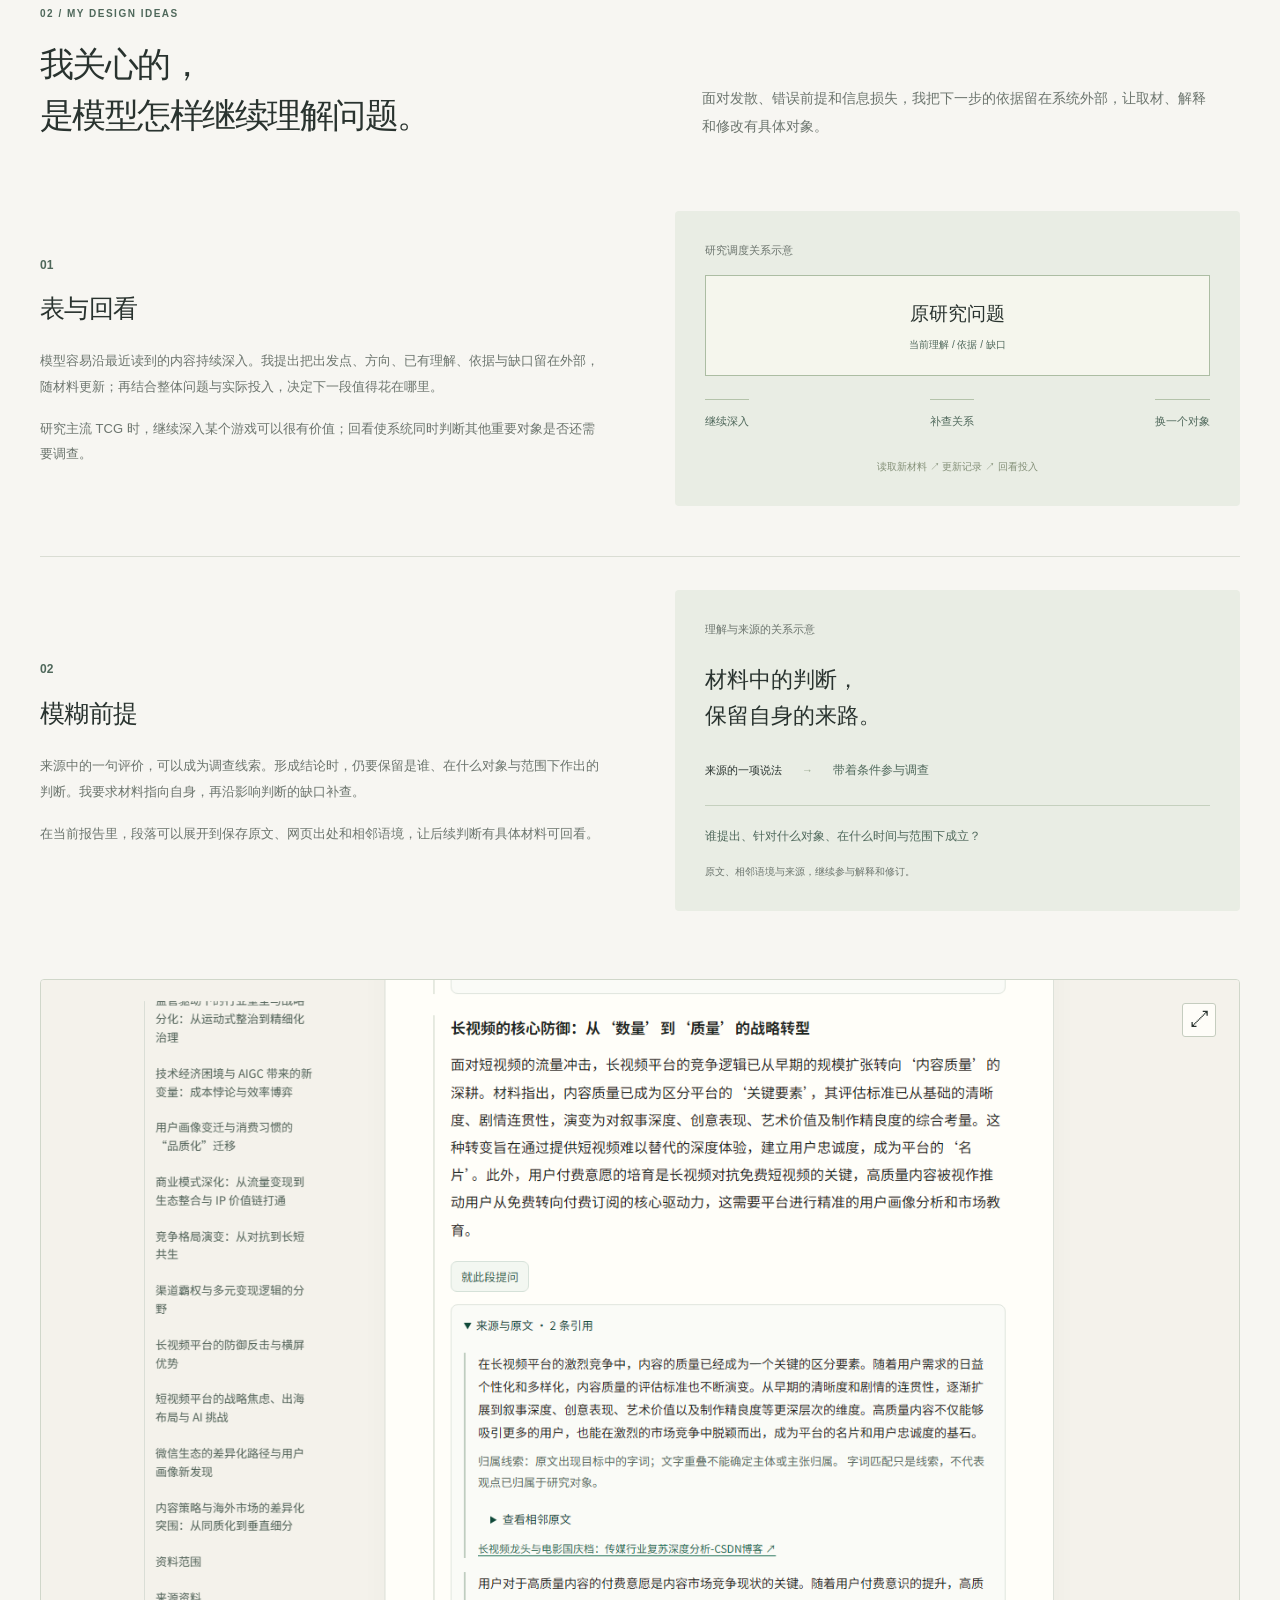
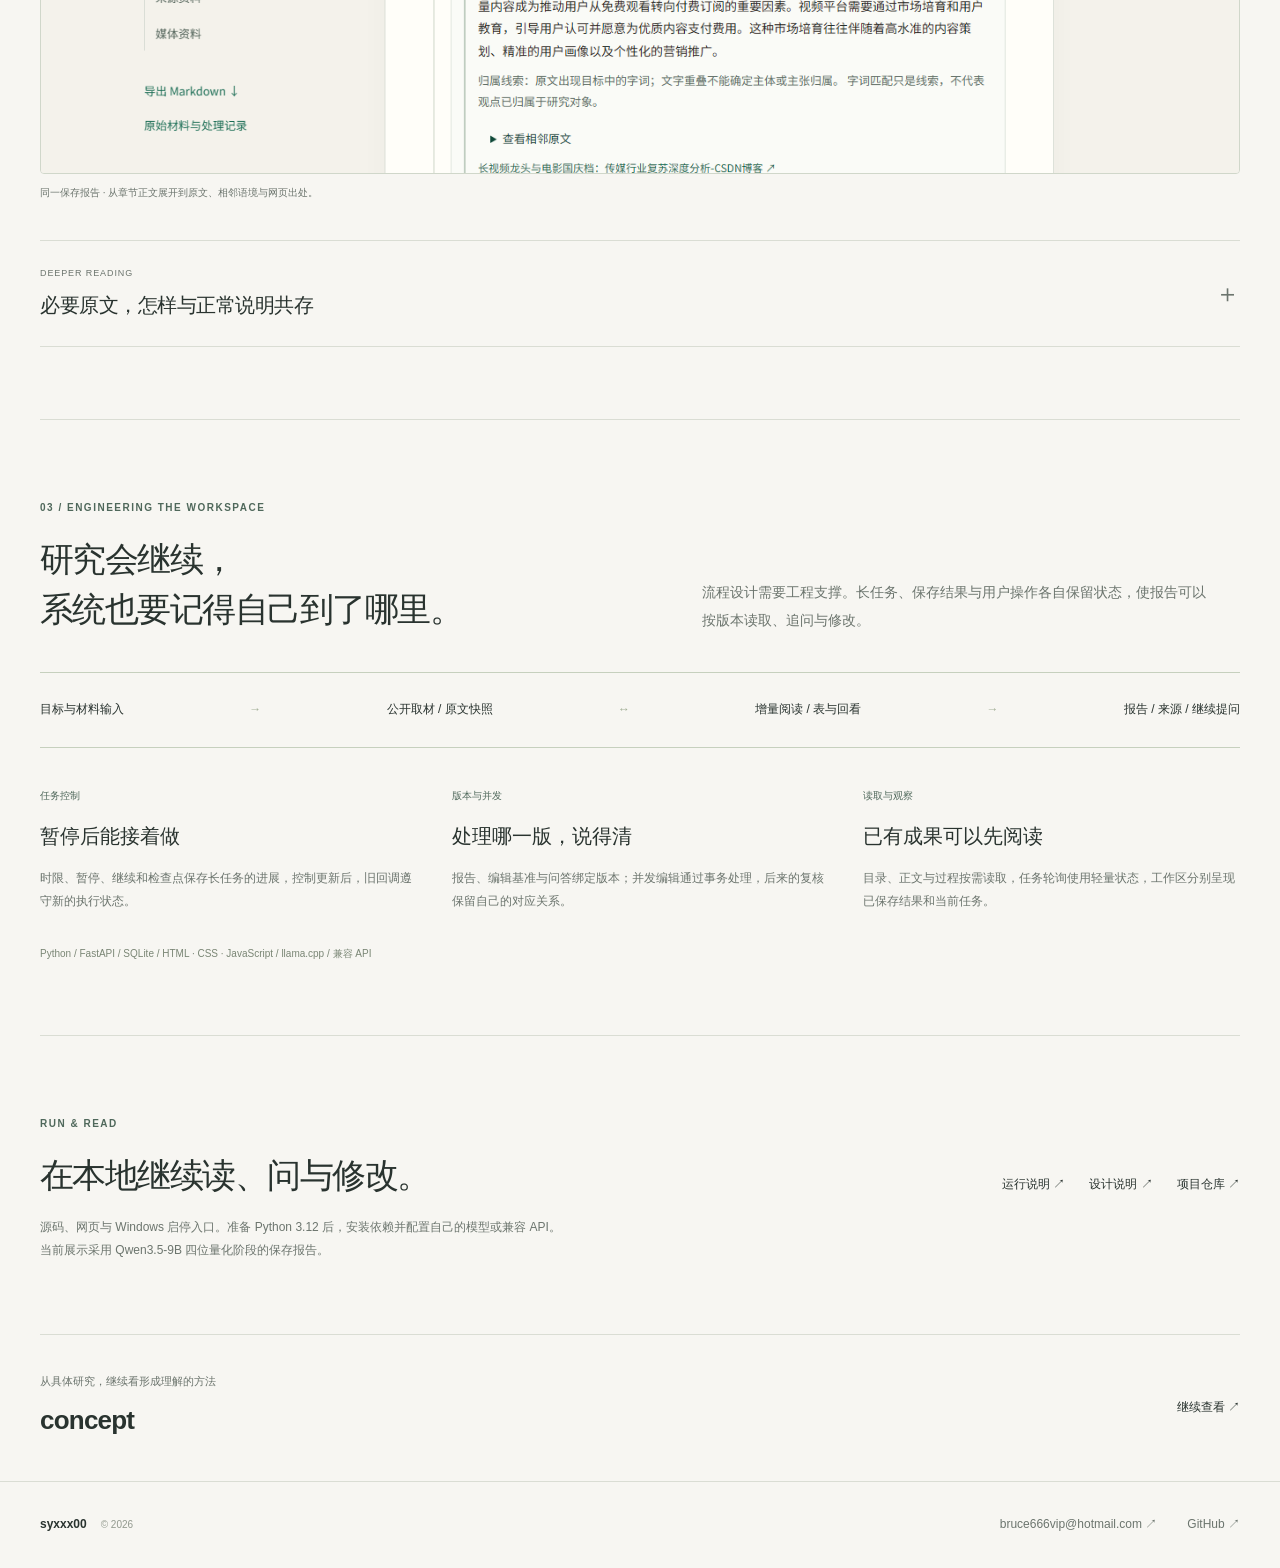
<file: zhixi.html>
<!doctype html>
<html lang="zh-CN"><head><meta charset="utf-8"><meta name="viewport" content="width=device-width, initial-scale=1">
<meta name="description" content="实际研究报告、独特研究方法与本地信息研究工作区。"><meta name="theme-color" content="#f7f6f2">
<title>枝析 · syxxx00</title><link rel="icon" type="image/svg+xml" href="assets/favicon.svg">
<link rel="stylesheet" href="assets/portfolio.css"><script defer src="assets/site-links.js"></script><script defer src="assets/interactions.js"></script></head>
<body><a class="skip-link" href="#main">跳到正文</a><header class="site-header"><div class="wrap header-inner"><a class="brand" href="index.html" aria-label="syxxx00 作品集首页">syxxx00<span class="brand-dot">.</span></a><button class="menu-toggle" data-menu-toggle aria-expanded="false" aria-controls="main-menu" aria-label="展开导航">☰</button><nav class="main-nav" id="main-menu" data-menu aria-label="主导航"><a href="index.html#works">作品</a><a href="concept.html">concept</a><a class="nav-out" href="https://github.com/syxxx00" target="_blank" rel="noopener noreferrer">GitHub ↗</a></nav></div></header>
<main id="main">
  <div class="wrap breadcrumbs"><a href="index.html#works">作品</a><span>/</span>枝析</div>
  <section class="wrap case-hero"><div><span class="eyebrow sage">LOCAL AI / RESEARCH WORKSPACE</span><h1 class="chinese">枝析</h1><p class="case-subtitle">让研究留下材料，也留下理解。</p><p class="case-intro">从文本、文件、网页或自然语言研究目标出发，组织取材、阅读、报告与来源。我围绕小模型的错误前提、局部发散和材料取舍提出方法，再落实到可以继续提问和修订的工作区。</p><div class="case-role"><strong>我的工作</strong><span>产品构思、研究流程与关键方法设计，以及 AI 协作下的工具开发、结果比较和迭代。</span></div><div class="hero-actions"><a class="button" href="#report">报告样本 ↓</a><a class="text-link" href="#running">运行与资料 ↗</a></div></div><figure class="case-cover report-cover"><img src="assets/zhixi-report-opening.png" width="1360" height="900" alt="当前枝析阅读界面中的长短视频研究报告，显示目录、概览和 Qwen3.5-9B 模型记录"><button class="image-expand" data-view-image="assets/zhixi-report-opening.png" data-caption="枝析 · Qwen3.5-9B 阶段保存报告 V1 · 当前阅读界面" aria-label="放大报告阅读截图">⤢</button><figcaption>9B 阶段保存报告 · 当前阅读界面</figcaption></figure></section>
  <nav class="case-toc" aria-label="本页内容"><div class="wrap toc-inner"><a href="#report">真实报告</a><a href="#methods">独特方法</a><a href="#workspace">工作区与工程</a><a href="#running">运行与资料</a></div></nav>
  <section class="wrap case-section" id="report"><div class="section-intro"><div><span class="eyebrow sage">01 / A SAVED RESEARCH REPORT</span><h2>一个研究问题，<br>展开为相互联系的解释。</h2></div><p>以长短视频竞争为目标，从分发、用户场景、内容供给与商业模式等角度组织材料。阅读时可以沿目录进入章节，再从具体段落回到原文与网页。</p></div>
    <div class="report-object"><div class="report-object-summary"><span class="small-label">9B 阶段 / 保存报告 V1</span><h3>研究短视频与长视频的斗争与背后的深层原因</h3><p class="report-case-description">同一份报告连接整体目录、章节解释与具体材料。模型使用本地 Qwen3.5-9B，正文和来源按保存版本继续读取。</p><a class="text-link" href="report-excerpt.html">阅读同版本节选 ↗</a></div><div class="report-object-structure"><span class="small-label">13 个主题章节 / 目录节选</span><ol><li><b>01</b><span>分发逻辑与用户心理的根本对立：算法推荐与社交信任的博弈</span></li><li><b>03</b><span>微短剧赛道的生态重构：从流量收割到“长短融合”的共生</span></li><li><b>05</b><span>技术经济困境与 AIGC 带来的新变量：成本悖论与效率博弈</span></li><li><b>07</b><span>商业模式深化：从流量变现到生态整合与 IP 价值链打通</span></li><li><b>10</b><span>长视频平台的防御反击与横屏优势</span></li></ol></div></div>
  </section>
  <section class="wrap case-section" id="methods"><div class="section-intro"><div><span class="eyebrow sage">02 / MY DESIGN IDEAS</span><h2>我关心的，<br>是模型怎样继续理解问题。</h2></div><p>面对发散、错误前提和信息损失，我把下一步的依据留在系统外部，让取材、解释和修改有具体对象。</p></div>
    <article class="method-feature"><div class="method-copy"><span class="method-index">01</span><h3>表与回看</h3><p>模型容易沿最近读到的内容持续深入。我提出把出发点、方向、已有理解、依据与缺口留在外部，随材料更新；再结合整体问题与实际投入，决定下一段值得花在哪里。</p><p>研究主流 TCG 时，继续深入某个游戏可以很有价值；回看使系统同时判断其他重要对象是否还需要调查。</p></div><div class="review-map"><span class="small-label">研究调度关系示意</span><div class="review-center"><strong>原研究问题</strong><span>当前理解 / 依据 / 缺口</span></div><div class="review-branches"><span>继续深入</span><span>补查关系</span><span>换一个对象</span></div><div class="review-return">读取新材料 ↗ 更新记录 ↗ 回看投入</div></div></article>
    <article class="method-feature"><div class="method-copy"><span class="method-index">02</span><h3>模糊前提</h3><p>来源中的一句评价，可以成为调查线索。形成结论时，仍要保留是谁、在什么对象与范围下作出的判断。我要求材料指向自身，再沿影响判断的缺口补查。</p><p>在当前报告里，段落可以展开到保存原文、网页出处和相邻语境，让后续判断有具体材料可回看。</p></div><div class="attribution-diagram"><span class="small-label">理解与来源的关系示意</span><blockquote>材料中的判断，<br>保留自身的来路。</blockquote><div><span>来源的一项说法</span><i>→</i><strong>带着条件参与调查</strong></div><p>谁提出、针对什么对象、在什么时间与范围下成立？</p><small>原文、相邻语境与来源，继续参与解释和修订。</small></div></article>
    <figure class="wide-figure report-source-evidence"><img src="assets/zhixi-report-sources.png" width="1360" height="900" alt="同一份长短视频报告中，正文段落展开到对应原文、归属线索、相邻原文及网页出处" loading="lazy"><button class="image-expand" data-view-image="assets/zhixi-report-sources.png" data-caption="同一报告版本 · 正文与来源原文的阅读" aria-label="放大正文与来源截图">⤢</button><figcaption>同一保存报告 · 从章节正文展开到原文、相邻语境与网页出处。</figcaption></figure>
    <details class="supporting-study original-reading"><summary><span><small>DEEPER READING</small><strong>必要原文，怎样与正常说明共存</strong></span><span class="details-toggle" aria-hidden="true">＋</span></summary><div class="split-section"><div><p>一段表达难以可靠转述时，我选择保留必要原文及上下文，让其他有依据的部分继续正常说明。程序按选定原地址取字，模型负责决定采用什么、为何采用。</p><p>验证时同时看解释有没有保住具体信息，修订有没有误改正确内容，以及整篇是否仍可阅读。</p></div><div class="original-text-diagram"><div><span>可解释部分</span><strong>正常说明关系</strong></div><b>＋</b><div><span>需要保留的表达</span><strong>原文与必要上下文</strong></div><p>选择原地址 → 程序取字 → 与章节解释共同组织</p></div></div></details>
  </section>
  <section class="wrap case-section" id="workspace"><div class="section-intro"><div><span class="eyebrow sage">03 / ENGINEERING THE WORKSPACE</span><h2>研究会继续，<br>系统也要记得自己到了哪里。</h2></div><p>流程设计需要工程支撑。长任务、保存结果与用户操作各自保留状态，使报告可以按版本读取、追问与修改。</p></div><div class="workspace-track"><span>目标与材料输入</span><i>→</i><span>公开取材 / 原文快照</span><i>↔</i><span>增量阅读 / 表与回看</span><i>→</i><span>报告 / 来源 / 继续提问</span></div><div class="engineering-cases"><article><small>任务控制</small><h3>暂停后能接着做</h3><p>时限、暂停、继续和检查点保存长任务的进展，控制更新后，旧回调遵守新的执行状态。</p></article><article><small>版本与并发</small><h3>处理哪一版，说得清</h3><p>报告、编辑基准与问答绑定版本；并发编辑通过事务处理，后来的复核保留自己的对应关系。</p></article><article><small>读取与观察</small><h3>已有成果可以先阅读</h3><p>目录、正文与过程按需读取，任务轮询使用轻量状态，工作区分别呈现已保存结果和当前任务。</p></article></div><p class="stack-line">Python / FastAPI / SQLite / HTML · CSS · JavaScript / llama.cpp / 兼容 API</p></section>
  <section class="wrap case-section" id="running"><div class="case-delivery"><div><span class="eyebrow sage">RUN & READ</span><h2>在本地继续读、问与修改。</h2><p>源码、网页与 Windows 启停入口。准备 Python 3.12 后，安装依赖并配置自己的模型或兼容 API。<br>当前展示采用 Qwen3.5-9B 四位量化阶段的保存报告。</p></div><div class="delivery-links"><a class="button" data-download="zhixi" data-filename="zhixi-20261015-a18870d.zip" hidden>下载源码快照 ↓</a><a class="text-link" href="assets/documents/zhixi-running.md">运行说明 ↗</a><a class="text-link" href="assets/documents/zhixi-design.md">设计说明 ↗</a><a class="text-link" data-repository="zhixi" hidden target="_blank" rel="noopener noreferrer">项目仓库 ↗</a></div></div></section>
  <div class="wrap case-next"><div><p>从具体研究，继续看形成理解的方法</p><h3>concept</h3></div><a class="text-link" href="concept.html">继续查看 ↗</a></div>
</main>

<footer class="site-footer"><div class="wrap footer-inner"><div><span class="footer-name">syxxx00</span><span class="footer-copy">© 2026</span></div><div class="footer-contact"><a href="mailto:bruce666vip@hotmail.com">bruce666vip@hotmail.com ↗</a><a href="https://github.com/syxxx00" target="_blank" rel="noopener noreferrer">GitHub ↗</a></div></div></footer>
<dialog class="image-dialog" data-image-dialog aria-label="查看项目原图"><div class="image-dialog-header"><span data-image-caption></span><div class="image-dialog-actions"><button class="diagram-fit" data-diagram-fit hidden aria-pressed="true">适应窗口</button><button data-close-image aria-label="关闭原图">×</button></div></div><img alt=""></dialog></body></html>
</file>
<file: assets/portfolio.css>
@charset "UTF-8";
.report-case-description{font-size:13px;line-height:2;color:var(--muted);margin-top:22px}.report-source-evidence{margin-top:38px}
/* Curated case studies: shared-source images, actual outputs and relational models. */
:root{--paper:#f7f6f2;--white:#fffefa;--ink:#29332f;--muted:#6c756e;--line:#daddd4;--red:#b82d3b;--sage:#4f685b;--violet:#706081;font-family:"Segoe UI","PingFang SC","Microsoft YaHei",sans-serif;color:var(--ink);background:var(--paper);font-synthesis:none;text-rendering:optimizeLegibility}
*{box-sizing:border-box}html{scroll-behavior:smooth;scroll-padding-top:85px}body{margin:0;font-size:16px;line-height:1.8}body,button,input{font-family:inherit}button,input{font-size:inherit}button{cursor:pointer;color:inherit}a{color:inherit;text-decoration:none}img{display:block;max-width:100%;height:auto}figure,p,h1,h2,h3,h4,blockquote,dl,dd{margin:0}button:disabled{cursor:default}[hidden]{display:none!important}:focus-visible{outline:2px solid var(--red);outline-offset:5px}::selection{background:#ead9d2}.wrap{width:min(1240px,calc(100% - 80px));margin-inline:auto}.red{color:var(--red)!important}.sage{color:var(--sage)!important}.violet{color:var(--violet)!important}.eyebrow{font-size:10px;font-weight:650;letter-spacing:.15em;line-height:1.7;color:var(--muted)}.skip-link{position:fixed;top:-80px;left:20px;z-index:50;padding:10px 16px;background:var(--ink);color:white}.skip-link:focus{top:10px}
.site-header{border-bottom:1px solid var(--line)}.header-inner{height:76px;display:flex;align-items:center;justify-content:space-between}.brand{font-size:22px;letter-spacing:-.055em;font-weight:700}.brand-dot{color:var(--red)}.main-nav{display:flex;align-items:center;gap:35px;font-size:12px}.main-nav a:hover{color:var(--red)}.nav-out{color:var(--muted)}.menu-toggle{display:none;border:0;background:none;font-size:23px;padding:6px}.button{display:inline-flex;align-items:center;justify-content:space-between;gap:25px;padding:12px 21px;background:var(--ink);color:var(--white);border:1px solid var(--ink);border-radius:3px;font-size:12px;line-height:1.7}.button:hover{background:var(--sage);border-color:var(--sage)}.button.secondary{color:var(--ink);background:transparent;border-color:#bfc6bc}.button.secondary:hover{border-color:var(--ink)}.text-link{display:inline-flex;align-items:center;gap:10px;background:none;border:0;padding:0;font-size:12px;line-height:1.8;text-align:left}.text-link:hover{color:var(--red)}.hero-actions{display:flex;align-items:center;gap:27px;flex-wrap:wrap;margin-top:29px}
.hero{display:grid;grid-template-columns:.95fr 1.05fr;gap:64px;align-items:center;padding-block:64px 76px}.hero>*,.case-hero>*,.section-intro>*,.split-section>*,.original-study>*,.extension-grid>*,.engineering-grid>*,.case-delivery>*,.workflow-band>*{min-width:0}.hero h1{font-size:clamp(44px,4.75vw,69px);line-height:1.32;letter-spacing:-.055em;font-weight:600;margin:25px 0 26px}.hero-description{color:var(--muted);font-size:16px;line-height:1.95}.hero-note{margin-top:38px;font-size:10px;letter-spacing:.03em;color:#80867b}.hero-stage{position:relative;display:block;overflow:hidden;background:#e9e8df;border:1px solid #dcddd2;border-radius:6px;padding:24px 26px 19px;transition:border-color .2s}.hero-stage:hover{border-color:#aeb8aa}.stage-top{display:flex;justify-content:space-between;gap:8px;font-size:9px;letter-spacing:.11em;color:#5d6b60}.stage-mechanic{padding:25px 9px 30px}.stage-card-name{font-size:16px}.threshold-display{display:flex;align-items:center;gap:34px;height:118px;margin-block:5px}.threshold-display>span,.threshold-display>strong{font-size:112px;line-height:1;font-weight:450;letter-spacing:-.09em}.threshold-display>strong{color:var(--red)}.threshold-display i{font:32px Georgia,serif;color:#939b8c}.threshold-label{font-size:11px;color:var(--muted)}.threshold-effects{display:flex;gap:22px;align-items:center;margin-top:15px;font-size:13px}.threshold-effects b{font-weight:650}.threshold-effects>span:last-child{color:var(--red)}.threshold-effects i{font-style:normal;color:#9ca394}.stage-screen{position:relative;overflow:hidden;border:1px solid #bac4b6;border-radius:3px}.stage-screen img{width:100%;aspect-ratio:2.55;object-fit:cover;object-position:50% 54%;transition:transform .4s}.hero-stage:hover .stage-screen img{transform:scale(1.02)}.stage-screen>span{position:absolute;bottom:8px;left:10px;padding:2px 7px;background:#f8f7f0e8;font-size:8px;letter-spacing:.06em}.stage-bottom{display:flex;justify-content:space-between;gap:10px;align-items:center;padding-top:19px}.stage-bottom strong{font-size:13px;font-weight:550}.stage-bottom>span{font-size:22px;color:var(--red)}
.works{scroll-margin-top:30px}.section-heading{display:flex;align-items:center;justify-content:space-between;gap:20px;margin-bottom:28px;border-top:1px solid var(--line);padding-top:28px}.section-heading h2{font-size:25px;letter-spacing:-.035em;font-weight:550}.project-grid{display:grid;grid-template-columns:1fr 1fr;gap:46px 34px}.project-entry{display:block;min-width:0}.project-visual{aspect-ratio:1.67;position:relative;overflow:hidden;border-radius:4px;background:#e7e9e1;padding:24px 24px 38px}.project-visual.game>img{width:100%;height:100%;object-fit:cover;border:1px solid #c2cabd;transition:transform .4s}.project-entry:hover .project-visual.game>img{transform:scale(1.02)}.visual-index{position:absolute;bottom:12px;left:24px;font-size:8px;letter-spacing:.12em;color:#5d695f}.image-research{background:#e8e7ed}.triptych{height:100%;display:grid;grid-template-columns:1fr 1fr 1fr;gap:9px;align-items:center}.triptych img{height:100%;width:100%;object-fit:cover;border-radius:3px}.triptych img:nth-child(2){transform:translateY(-9px)}.report-visual{background:#e6ebe4;padding:22px 22px 34px}.report-visual>img{width:100%;height:100%;object-fit:cover;object-position:top;border:1px solid #ced6c8}.concept-visual{background:#e8ece5}.concept-visual-label{font-size:9px;letter-spacing:.1em;color:#66806b}.concept-preview{display:flex;flex-direction:column;align-items:center;justify-content:center;height:88%;gap:14px;font-size:12px}.concept-preview>b{font-size:24px;font-weight:550;padding:11px 55px;border-top:1px solid #b9c5b5;border-bottom:1px solid #b9c5b5}.concept-preview>div{display:flex;gap:32px}.concept-preview i{font-style:normal;color:var(--sage);font-size:11px}.project-title-row{display:flex;justify-content:space-between;gap:20px;align-items:center;margin-top:18px}.project-title-row h3{font-size:24px;font-weight:550;letter-spacing:-.025em}.project-title-row>span{font-size:22px;color:var(--muted);transition:transform .2s}.project-entry:hover .project-title-row>span{transform:translate(3px,-3px);color:var(--red)}.project-entry>p{font-size:14px;margin-top:8px}.project-entry>small{display:block;font-size:11px;color:var(--muted);margin-top:9px}.connection-note{display:grid;grid-template-columns:1fr 1.1fr;gap:70px;align-items:center;padding-block:65px;margin-top:70px;border-top:1px solid var(--line)}.connection-note h2{font-size:30px;font-weight:550;line-height:1.5;letter-spacing:-.035em}.connection-note p{color:var(--muted);font-size:14px;margin-bottom:18px;max-width:570px}.site-footer{border-top:1px solid var(--line);padding-block:32px}.footer-inner{display:flex;align-items:center;justify-content:space-between;gap:20px;font-size:12px;flex-wrap:wrap}.footer-name{font-weight:650}.footer-copy{margin-left:14px;color:#92998e;font-size:10px}.footer-contact{display:flex;flex-wrap:wrap;gap:30px;color:var(--muted)}.footer-contact a:hover{color:var(--red)}
.breadcrumbs{display:flex;align-items:center;gap:12px;font-size:11px;color:var(--muted);padding-top:26px}.breadcrumbs a:hover{color:var(--red)}.case-hero{display:grid;grid-template-columns:1fr 1.1fr;gap:60px;align-items:center;padding-block:43px 62px}.case-hero h1{font-size:clamp(43px,5vw,72px);line-height:1.1;letter-spacing:-.055em;font-weight:600;margin:21px 0 24px}.case-hero h1.chinese{font-size:66px;line-height:1.3}.case-subtitle{font-size:20px;font-weight:550;line-height:1.6;margin-bottom:18px}.case-intro{font-size:14px;line-height:1.95;color:var(--muted);max-width:490px}.case-role{margin-top:24px;padding-top:19px;border-top:1px solid var(--line);font-size:11px;line-height:1.9;color:var(--muted);max-width:490px}.case-role strong{display:block;color:var(--ink);font-size:11px;margin-bottom:3px}.case-cover{position:relative;background:#e6e9e1;padding:16px;border-radius:4px}.case-cover>img{border:1px solid #c9d0c3;width:100%;border-radius:2px}.case-cover figcaption,.wide-figure figcaption,.ai-cover figcaption{font-size:10px;color:var(--muted);margin-top:10px}.image-expand{position:absolute;right:24px;top:24px;display:grid;place-items:center;width:34px;height:34px;border:1px solid #c5cdbf;background:#fffef9ed;border-radius:3px;font-size:20px;line-height:1}.image-expand:hover{color:var(--red);border-color:var(--red)}.case-toc{position:sticky;top:0;z-index:8;background:#f7f6f2f5;backdrop-filter:blur(14px);border-block:1px solid var(--line)}.toc-inner{display:flex;align-items:center;gap:32px;min-height:54px;overflow-x:auto;font-size:11px;scrollbar-width:thin}.toc-inner a{padding-block:12px;white-space:nowrap}.toc-inner a:hover{color:var(--red)}.case-section{padding-block:72px;scroll-margin-top:55px}.case-section+.case-section{border-top:1px solid var(--line)}.section-intro{display:grid;grid-template-columns:1.1fr 1fr;align-items:end;gap:70px;margin-bottom:38px}.section-intro h2,.split-section h2,.case-delivery h2,.workflow-band h2{font-size:clamp(27px,2.65vw,38px);font-weight:550;line-height:1.48;letter-spacing:-.045em;margin-top:13px}.section-intro>p{font-size:14px;color:var(--muted);max-width:510px;line-height:1.95}.figure-note{font-size:10px;color:var(--muted);line-height:1.9;margin-top:17px}.design-takeaway{display:grid;grid-template-columns:135px 1fr;gap:30px;margin-top:30px;padding-top:26px;border-top:1px solid var(--line)}.design-takeaway>strong{font-size:12px;color:var(--red);font-weight:550}.design-takeaway>p{font-size:14px;max-width:930px;line-height:1.9}.split-section{display:grid;grid-template-columns:1fr 1fr;gap:70px;align-items:center}.split-section p{font-size:14px;color:var(--muted);margin-top:18px}.small-label{display:block;font-size:11px;line-height:1.8;color:var(--muted);margin-bottom:14px}.segmented{display:flex;flex-wrap:wrap;gap:7px}.segmented button{padding:8px 17px;border:1px solid #cdd3c6;background:transparent;font-size:12px;border-radius:3px;line-height:1.6}.segmented button[aria-pressed=true]{color:var(--white);border-color:var(--ink);background:var(--ink)}.segmented button:hover{border-color:var(--ink)}
.original-study{display:grid;grid-template-columns:.85fr 1.15fr;gap:50px;align-items:center}.original-art{background:#e9ece3;border-radius:5px;padding:27px 36px 34px}.original-art>img{width:100%;max-height:210px;object-fit:contain;mix-blend-mode:multiply}.original-art>span{display:block;font-size:9px;color:var(--muted);margin-top:12px}.original-art blockquote{font-size:25px;line-height:1.6;letter-spacing:-.025em;margin-top:25px;font-weight:500}.original-controls{padding-block:12px}.original-result{margin-top:28px}.counter-display{display:flex;align-items:center;gap:22px;min-height:92px;padding-bottom:22px;border-bottom:1px solid var(--line)}.counter-display>strong{font-weight:450;font-size:55px;letter-spacing:-.05em;line-height:1.1}.counter-display small{display:block;letter-spacing:0;font-size:10px;line-height:1.9;margin-top:7px;color:var(--muted)}[data-original-dots]{display:flex;max-width:140px;flex-wrap:wrap;gap:7px}[data-original-dots] i{width:18px;height:18px;border:1px solid #a85b5c;border-radius:50%;background:#cc6d72}.rule-output{margin-top:24px}.rule-output>.eyebrow{color:var(--red)}.rule-output h3{font-size:25px;font-weight:550;line-height:1.6;margin-top:9px;min-height:80px}.rule-stats{display:flex;align-items:center;gap:24px;margin-top:17px;font-size:11px;color:var(--muted)}.rule-stats b{color:var(--red);font-size:29px;font-weight:500;margin-left:8px}.resource-chain{display:grid;grid-template-columns:1fr 35px 1fr 35px 1fr;gap:20px;align-items:center;margin-top:38px}.resource-chain>div{border-top:1px solid #b6c2b1;padding-top:19px;align-self:stretch}.resource-chain>div>span{font-size:10px;color:var(--sage)}.resource-chain strong{display:block;font-size:20px;font-weight:550;margin-top:4px}.resource-chain p{font-size:12px;color:var(--muted);margin-top:9px;line-height:1.9}.resource-chain>i{font-style:normal;font-size:23px;color:#a2ad9b;text-align:center}.resource-chain .highlight{border-color:var(--red)}.resource-chain .highlight>span{color:var(--red)}.extension-grid{display:grid;grid-template-columns:.85fr 1.15fr;gap:50px;align-items:center}.actual-card-stage{padding:32px 20px 23px;background:#e9e7df;display:flex;flex-direction:column;align-items:center;border-radius:4px}.actual-card{width:250px;aspect-ratio:347/484;position:relative;overflow:hidden;filter:drop-shadow(0 10px 12px #3b40241c);transform:rotate(-3deg)}.actual-card img{width:461.095%;max-width:none;height:auto;position:absolute;left:-349.568%;top:-40.289%}.actual-card-stage figcaption{font-size:9px;color:var(--muted);margin-top:23px;text-align:center}.threshold-status{font-size:11px;color:var(--red);margin:24px 0 14px}.mode-list{display:grid;grid-template-columns:1fr 1fr;gap:10px}.mode-button{padding:17px 15px;border:1px solid var(--line);background:var(--white);border-radius:3px;text-align:left;line-height:1.7}.mode-button strong{display:block;font-size:13px;font-weight:550}.mode-button span{display:block;font-size:10px;color:var(--muted);margin-top:6px}.mode-button[aria-pressed=true]{border-color:var(--red);box-shadow:inset 0 0 0 1px var(--red)}.mode-button:disabled{opacity:.45}.effect-result{display:grid;grid-template-columns:50px 1fr;gap:19px;margin-top:25px}.speed-value{font-size:35px;font-weight:500;line-height:1.2;color:var(--red)}.speed-value small{display:block;font-size:9px;color:var(--muted);line-height:1.8;margin-top:5px}.effect-result h3{font-size:21px;font-weight:550;line-height:1.5}.effect-result p{font-size:12px;color:var(--muted);margin-top:12px}.effect-after{font-size:11px;color:var(--sage);margin-top:20px;padding-top:15px;border-top:1px solid var(--line)}
.case-premise{background:#e9ece4;padding:27px 30px 31px;border-radius:4px}.case-premise>strong{font-size:12px}.case-premise>p{font-size:12px;color:var(--muted);margin-top:10px;max-width:1040px}.opening-sequence{display:grid;grid-template-columns:1fr 25px 1fr 25px 1fr;gap:20px;align-items:center;margin-top:25px}.opening-sequence>div{align-self:stretch;padding-top:16px;border-top:1px solid #bec9b7}.opening-sequence small,.opening-sequence strong,.opening-sequence span{display:block}.opening-sequence small{font-size:10px;color:var(--sage)}.opening-sequence strong{font-size:20px;font-weight:550;margin-top:4px}.opening-sequence span{font-size:11px;color:var(--muted);margin-top:9px}.opening-sequence>i{font-style:normal;color:#96a08d}.branch-study{margin-top:22px;border:1px solid var(--line);background:var(--white);border-radius:4px;overflow:hidden}.branch-options{display:grid;grid-template-columns:1fr 1fr 1fr;background:#edeee7}.branch-options>button{border:0;border-bottom:2px solid transparent;background:transparent;padding:18px 22px;text-align:left}.branch-options>button+button{border-left:1px solid var(--line)}.branch-options>button[aria-pressed=true]{background:var(--white);border-bottom-color:var(--red)}.branch-options small{display:block;font-size:10px;color:var(--muted)}.branch-options strong{display:block;font-size:13px;font-weight:550;margin-top:6px}.branch-detail{display:grid;grid-template-columns:1.5fr 1fr;gap:40px;padding:30px}.branch-detail h3{font-size:22px;font-weight:550;line-height:1.6;margin-top:10px}.branch-detail ol{font-size:12px;color:var(--muted);padding-left:20px;margin-block:17px 0}.branch-detail li+li{margin-top:9px}.branch-outcome{border-left:1px solid var(--line);padding-left:30px}.branch-outcome>span{font-size:10px;color:var(--muted)}.branch-outcome dl>div{display:flex;align-items:center;justify-content:space-between;gap:12px;border-bottom:1px solid var(--line);padding-block:14px}.branch-outcome dt{font-size:11px;color:var(--muted)}.branch-outcome dd{font-size:23px;line-height:1.4;font-weight:450;white-space:nowrap}.engineering-grid{display:grid;grid-template-columns:1.1fr 1fr;gap:55px;align-items:start}.code-panel{background:#e9ece4;border:1px solid #d5dcd0;border-radius:4px;padding:24px}.code-panel header{font-size:10px;display:flex;gap:20px;justify-content:space-between;color:var(--sage);flex-wrap:wrap}.code-panel pre{font:12px/1.95 Consolas,monospace;color:#344f42;white-space:pre-wrap;overflow-wrap:anywhere;padding-block:20px;margin:0}.code-panel p{font-size:11px;color:var(--muted);border-top:1px solid #cdd6c6;padding-top:16px}.implementation>article{padding-bottom:20px}.implementation>article+article{border-top:1px solid var(--line);padding-top:20px}.implementation h3{font-size:17px;font-weight:550}.implementation p{font-size:12px;color:var(--muted);margin-top:7px}.wide-figure{position:relative;margin-top:35px}.wide-figure>img{width:100%;border:1px solid #d0d7ca;border-radius:4px}.case-delivery{display:grid;grid-template-columns:1.2fr 1fr;align-items:center;gap:70px}.case-delivery p{font-size:12px;color:var(--muted);margin-top:16px;line-height:1.9}.delivery-links{display:flex;flex-wrap:wrap;align-items:center;justify-content:flex-end;gap:17px 24px}.case-next{display:flex;align-items:center;justify-content:space-between;gap:25px;border-top:1px solid var(--line);padding-block:37px}.case-next p{font-size:11px;color:var(--muted)}.case-next h3{font-size:26px;font-weight:550;margin-top:6px;letter-spacing:-.03em}
.ai-cover{padding:28px 24px 17px;border-radius:4px;background:#e8e6ec;min-width:0}.ai-cover-pictures{display:grid;grid-template-columns:1fr 1fr;gap:12px;align-items:center}.ai-cover-pictures img{width:100%;border-radius:3px;aspect-ratio:1;object-fit:cover}.ai-cover-pictures img:last-child{grid-column:1/3;width:65%;margin-inline:auto;aspect-ratio:2.3;object-position:50% 43%;margin-top:1px}.ai-cover figcaption{font-size:9px;text-align:center;margin-top:17px}.experiment-context{display:grid;grid-template-columns:1.25fr 1fr 1fr;gap:30px;padding:20px 0 24px;margin-bottom:25px;border-block:1px solid var(--line)}.experiment-context span{display:block;font-size:10px;color:var(--violet);margin-bottom:8px}.experiment-context strong{font-size:12px;font-weight:500;line-height:1.8}.image-sequence{display:grid;grid-template-columns:repeat(4,minmax(0,1fr));gap:16px}.image-sequence img{width:100%;border-radius:3px}.image-sequence figcaption{margin-top:13px}.image-sequence strong{display:block;font-size:12px;font-weight:550}.image-sequence figcaption span{display:block;font-size:10px;color:var(--muted);margin-top:4px}.contact-sheet{display:grid;grid-template-columns:.65fr 1.35fr;gap:55px;align-items:center;margin-top:52px;background:#e9e8ec;padding:31px;border-radius:4px;max-height:610px;overflow:hidden}.contact-sheet h3{font-size:25px;line-height:1.6;font-weight:550;letter-spacing:-.03em;margin-top:15px}.contact-sheet p{font-size:12px;color:var(--muted);line-height:1.95;margin-top:16px}.contact-sheet button{margin-top:24px}.contact-sheet>img{width:100%;max-height:540px;object-fit:cover;object-position:top;border:1px solid #cbc7cf;align-self:start}.path-comparison{display:grid;grid-template-columns:.85fr 1fr 1fr;gap:25px;align-items:start}.path-comparison>*{min-width:0}.shared-images{display:grid;grid-template-columns:1fr 20px 1fr;align-items:center;gap:10px}.shared-images img{border-radius:3px}.shared-images figcaption{font-size:9px;color:var(--muted);margin-top:8px}.shared-images i{font-style:normal;color:var(--violet);font-size:17px}.shared-prefix h3{font-size:22px;line-height:1.65;font-weight:550;margin-top:25px;letter-spacing:-.02em}.shared-prefix>p{font-size:12px;color:var(--muted);margin-top:15px}.path-comparison>figure>img{border-radius:3px}.path-comparison>figure>figcaption{margin-top:14px}.path-comparison>figure strong{font-size:13px;font-weight:550}.path-comparison>figure span{display:block;font-size:10px;color:var(--muted);margin-top:4px}
.creative-pipeline{position:relative;padding:26px 28px 22px;background:#eeedf1;border:1px solid #d8d3df;border-radius:5px}.pipeline-head{display:flex;justify-content:space-between;align-items:center;gap:20px;margin-bottom:26px}.pipeline-head strong{font-size:13px;font-weight:550}.pipeline-head>span{font-size:10px;color:var(--violet)}.flow-layout{position:relative;display:grid;grid-template-columns:repeat(3,minmax(0,1fr));grid-template-areas:"intent proposal conditions" "observe versions execute" "knowledge knowledge knowledge";gap:28px;z-index:1}.flow-node{padding:21px;background:var(--white);border:1px solid #d6d1dc;border-radius:4px;min-width:0}.flow-node>small{font-size:9px;color:var(--violet)}.flow-node>h3{font-size:17px;line-height:1.5;font-weight:550;margin-top:7px}.flow-node>p{font-size:11px;color:var(--muted);line-height:1.9;margin-top:11px}.intent{grid-area:intent}.proposal{grid-area:proposal;border-color:#a096b3}.conditions{grid-area:conditions}.execute{grid-area:execute}.versions{grid-area:versions}.observe{grid-area:observe;border-color:#a096b3}.knowledge{grid-area:knowledge;display:grid;grid-template-columns:.7fr 1.15fr 2fr;gap:15px;align-items:center;background:#e2e6dc;border-color:#c5cfbc}.knowledge>h3,.knowledge>p{margin:0}.knowledge>small{color:var(--sage)}.operation-list{display:flex;flex-wrap:wrap;gap:6px;margin-top:14px}.operation-list span{padding:3px 7px;background:#eeebf2;border:1px solid #e0dbe8;border-radius:2px;font-size:10px;color:#6c5e7b}.version-thumbnails{display:flex;gap:12px;align-items:center;margin-top:13px}.version-thumbnails img{width:62px;aspect-ratio:1;object-fit:cover;border-radius:2px}.version-thumbnails>span{color:var(--violet);font-size:16px}.flow-connections{position:absolute;inset:0;pointer-events:none;width:100%;height:100%;z-index:0;overflow:visible}.flow-connections path.edge{fill:none;stroke:#9c8eae;stroke-width:1.25;marker-end:url(#flow-arrow)}.flow-connections path.return-edge{stroke:#8c9e7c;stroke-dasharray:4 4}.pipeline-return{display:flex;justify-content:space-between;gap:20px;margin-top:19px;font-size:10px;color:var(--violet)}.pipeline-responsibilities{display:grid;grid-template-columns:1fr 1fr 1fr;gap:35px;margin-top:28px}.pipeline-responsibilities h3{font-size:15px;font-weight:550}.pipeline-responsibilities p{font-size:12px;color:var(--muted);margin-top:9px;line-height:1.9}.compare{position:relative;aspect-ratio:1;overflow:hidden;border:1px solid var(--line);border-radius:4px;--compare:50%}.compare>img{width:100%;height:100%;object-fit:contain;position:absolute;inset:0}.compare-source{clip-path:inset(0 calc(100% - var(--compare)) 0 0)}.compare-divider{position:absolute;left:var(--compare);top:0;bottom:0;width:1px;background:var(--red);pointer-events:none}.compare-divider:after{content:"↔";position:absolute;top:50%;left:0;transform:translate(-50%,-50%);width:33px;height:33px;display:grid;place-items:center;border-radius:50%;background:var(--white);color:var(--red);border:1px solid var(--red);font-size:15px}.compare-labels{position:absolute;top:15px;left:15px;right:15px;display:flex;justify-content:space-between;pointer-events:none}.compare-labels>span{font-size:9px;background:#fffefaeb;border:1px solid var(--line);padding:3px 7px;border-radius:2px}.compare input{position:absolute;inset:0;width:100%;height:100%;margin:0;opacity:0;cursor:ew-resize}.compare:focus-within{outline:2px solid var(--red);outline-offset:4px}
.report-cover{background:#e5ebe1}.report-cover>img{aspect-ratio:1.19;object-fit:cover;object-position:top}.report-full{margin-top:0}.report-reading-points{display:grid;grid-template-columns:1fr 1fr 1fr;gap:35px;margin-block:28px}.report-reading-points span{font-size:10px;color:var(--sage)}.report-reading-points h3{font-size:18px;font-weight:550;margin-top:7px}.report-reading-points p{font-size:12px;color:var(--muted);margin-top:10px;line-height:1.9}.method-feature{display:grid;grid-template-columns:1fr 1fr;gap:70px;align-items:center;padding-block:33px}.method-feature+.method-feature{border-top:1px solid var(--line);margin-top:17px}.method-index{font-size:12px;color:var(--sage);font-weight:550}.method-copy h3{font-size:25px;font-weight:550;letter-spacing:-.025em;margin-top:8px}.method-copy p{font-size:13px;color:var(--muted);line-height:1.95;margin-top:17px}.review-map,.attribution-diagram,.original-text-diagram{padding:30px;background:#e9ede4;border-radius:4px}.review-center{border:1px solid #acbda3;padding:21px 18px;text-align:center;background:#f5f6ed}.review-center strong{display:block;font-size:19px;font-weight:550}.review-center span{display:block;font-size:10px;color:var(--sage);margin-top:5px}.review-branches{display:flex;justify-content:space-between;gap:10px;margin-top:23px}.review-branches span{font-size:11px;color:var(--sage);border-top:1px solid #b4c3aa;padding-top:12px}.review-return{font-size:10px;color:#849078;margin-top:26px;text-align:center}.attribution-diagram blockquote{font-size:22px;font-weight:500;line-height:1.6;margin-block:23px 27px}.attribution-diagram>div{display:flex;gap:20px;align-items:center;font-size:11px;flex-wrap:wrap}.attribution-diagram strong{font-size:12px;color:var(--sage);font-weight:550}.attribution-diagram i{font-style:normal;color:#9eac94}.attribution-diagram>p{font-size:12px;color:var(--sage);margin-top:24px;padding-top:20px;border-top:1px solid #c5d0be}.attribution-diagram>small{display:block;font-size:10px;color:var(--muted);margin-top:15px}.original-text-diagram{display:grid;grid-template-columns:1fr 24px 1fr;align-items:center;gap:12px;text-align:center}.original-text-diagram>div{padding:22px 10px;border:1px solid #b7c7ad;background:#f6f7f0}.original-text-diagram>div>span{font-size:10px;color:var(--muted)}.original-text-diagram strong{display:block;font-size:15px;font-weight:550;margin-top:8px}.original-text-diagram>b{color:#98aa8b;font-weight:400}.original-text-diagram>p{grid-column:1/4;font-size:10px;color:var(--sage);margin-top:15px}.workspace-track{display:flex;align-items:center;justify-content:space-between;gap:20px;border-block:1px solid #c6d0be;padding:26px 0;font-size:12px}.workspace-track>i{font-style:normal;color:#a1ae95}.engineering-cases{display:grid;grid-template-columns:1fr 1fr 1fr;gap:35px;margin-top:32px}.engineering-cases small{font-size:10px;color:var(--sage)}.engineering-cases h3{font-size:20px;font-weight:550;margin-top:10px}.engineering-cases p{font-size:12px;color:var(--muted);line-height:1.9;margin-top:13px}.stack-line{color:#7a8675;font-size:10px;margin-top:31px;line-height:1.9}.report-excerpt{max-width:920px;margin-inline:auto;padding-block:48px 72px}.report-excerpt>header{margin-bottom:30px}.report-excerpt>header h1{font-size:35px;line-height:1.5;font-weight:550;letter-spacing:-.035em;margin-top:18px}.report-excerpt>header p{font-size:12px;color:var(--muted);margin-top:17px}.report-excerpt>figure{margin-block:30px}.report-excerpt>figure>img{border:1px solid var(--line);border-radius:4px}.report-excerpt h2{font-size:23px;font-weight:550;margin-top:35px}.report-excerpt>p{font-size:14px;margin-top:18px;line-height:1.95}.report-excerpt>ul{font-size:13px;color:var(--muted);padding-left:23px;line-height:2.2}
.concept-model-cover{position:relative;border:1px solid #ccd5c5;background:#e9ede4;padding:29px;border-radius:5px}.concept-model-cover>.eyebrow{font-size:9px;color:var(--sage)}.model-top{display:flex;justify-content:center;gap:24px;align-items:center;font-size:11px;margin-top:32px}.model-top i{font-style:normal;color:#9cac90}.model-center{width:80%;text-align:center;margin:22px auto 0;border:1px solid #98ad8a;background:#f7f8f0;padding:27px 15px 25px;position:relative}.model-center:before{content:"";position:absolute;left:50%;height:23px;border-left:1px solid #98ad8a;top:-24px}.model-center small{font-size:10px;color:var(--sage)}.model-center strong{display:block;font-size:34px;font-weight:500;letter-spacing:-.035em;margin-top:6px}.model-center p{font-size:13px;line-height:1.8;color:var(--muted);margin-top:10px}.model-bottom{display:flex;justify-content:space-between;gap:12px;text-align:center;font-size:11px;margin-top:23px}.model-bottom span{border-top:1px solid #b0c0a3;padding-top:15px;flex:1}.model-feedback{font-size:10px;color:#819074;border-top:1px dashed #c2cdb8;margin-top:24px;padding-top:16px;text-align:center}.concept-quote{font-size:clamp(29px,3.3vw,48px);font-weight:450;line-height:1.65;letter-spacing:-.045em;padding:32px 50px;border-left:2px solid #8caa79;margin-block:0 36px;background:#eef0e7}.concept-quote cite{display:block;font-size:10px;font-style:normal;letter-spacing:0;color:var(--muted);margin-top:15px}.concept-core-grid{display:grid;grid-template-columns:1fr 1fr 1fr;gap:35px}.concept-core-grid article>span{font-size:10px;color:var(--sage)}.concept-core-grid h3{font-size:21px;font-weight:550;margin-top:8px}.concept-core-grid p{font-size:12px;color:var(--muted);margin-top:13px;line-height:1.95}.concept-detail{font-size:13px;color:var(--muted);max-width:950px;margin-top:31px;padding-top:26px;border-top:1px solid var(--line);line-height:1.95}.model-timeline{padding:28px 30px;background:#e8ede3;border-radius:4px}.timeline-premise{display:grid;grid-template-columns:100px 1fr;gap:25px;padding-bottom:23px;border-bottom:1px solid #c6d1be}.timeline-premise strong{font-size:12px;color:var(--sage)}.timeline-premise p{font-size:12px;color:var(--muted)}.timeline-steps{display:grid;grid-template-columns:1fr 1fr 1fr;gap:35px;padding-top:24px}.timeline-steps article>span{font-size:10px;color:var(--sage)}.timeline-steps h3{font-size:25px;font-weight:550;margin-top:9px}.timeline-steps p{font-size:12px;color:var(--muted);line-height:1.9;margin-top:13px}.timeline-steps b{display:block;font-size:10px;font-weight:500;color:var(--sage);margin-top:19px}.derivation-chain{display:grid;grid-template-columns:1fr 20px 1fr 20px 1fr;gap:22px;align-items:center;margin-top:30px}.derivation-chain>article{align-self:stretch}.derivation-chain small{font-size:10px;color:var(--sage)}.derivation-chain h3{font-size:20px;font-weight:550;margin-top:9px}.derivation-chain p{font-size:12px;line-height:1.9;color:var(--muted);margin-top:12px}.derivation-chain>i{font-style:normal;color:#97a98a}.design-takeaway+.text-link{margin-top:23px}.game-models{display:grid;grid-template-columns:1fr 1fr 1fr;gap:28px}.game-models>article{background:#edf0e6;border-top:2px solid #9fb48d;padding:23px}.game-model-label{font-size:9px;color:var(--sage)}.game-models h3{font-size:23px;font-weight:550;letter-spacing:-.025em;margin-top:15px}.model-relation-strip{display:flex;flex-wrap:wrap;gap:7px;align-items:center;font-size:10px;color:var(--sage);padding-block:16px;border-block:1px solid #c9d4bf;margin-top:21px}.model-relation-strip i{font-style:normal;color:#a2b393}.game-models p{font-size:12px;color:var(--muted);line-height:1.9;margin-top:20px}.game-models strong{display:block;font-size:11px;font-weight:500;line-height:1.9;margin-top:18px}.ai-reasoning{display:grid;grid-template-columns:repeat(4,minmax(0,1fr));gap:32px}.ai-reasoning article{border-top:1px solid #adbea0;padding-top:19px}.ai-reasoning small{font-size:9px;color:var(--sage);letter-spacing:.06em}.ai-reasoning h3{font-size:21px;font-weight:550;margin-top:11px}.ai-reasoning p{font-size:12px;color:var(--muted);line-height:1.95;margin-top:15px}.concept-application{display:grid;grid-template-columns:170px 1fr;gap:40px;margin-top:38px;padding-top:29px;border-top:1px solid var(--line)}.concept-application>strong{font-size:11px;font-weight:500;color:var(--sage)}.concept-application p{display:grid;grid-template-columns:130px 1fr;gap:20px;font-size:12px}.concept-application p+p{margin-top:14px}.concept-application p span{color:var(--muted)}.concept-application a:hover{color:var(--red)}.workflow-band{display:grid;grid-template-columns:1.1fr 1fr;gap:75px;align-items:center;background:#e9ede2;padding:42px;border-radius:4px}.workflow-band p{font-size:13px;color:var(--muted);line-height:1.95;margin-top:18px}.workflow-sequence{padding-left:20px}.workflow-sequence>div{display:grid;grid-template-columns:125px 1fr;gap:15px;border-top:1px solid #c1ceb5;padding-block:19px}.workflow-sequence strong{font-size:15px;font-weight:500}.workflow-sequence span{font-size:11px;color:var(--muted)}
.guide-body{max-width:900px;padding-bottom:70px;font-size:14px}.guide-body h2{font-size:25px;font-weight:550;margin:34px 0 18px}.guide-body h3{font-size:20px;font-weight:550;margin:25px 0 14px}.guide-body p{color:var(--muted);margin-block:14px;line-height:1.95}.guide-body li{margin-block:8px;color:var(--muted)}.guide-body code{font-size:12px;overflow-wrap:anywhere;background:#e9ece3;padding:2px 4px}.image-dialog{width:min(1500px,96vw);max-width:96vw;max-height:94dvh;padding:0;border:1px solid #b9c1b1;border-radius:5px;background:var(--paper);color:var(--ink)}.image-dialog::backdrop{background:#15251bd9;backdrop-filter:blur(3px)}.image-dialog-header{display:flex;align-items:center;justify-content:space-between;gap:20px;position:sticky;top:0;z-index:1;padding:10px 17px;background:var(--paper);font-size:12px;border-bottom:1px solid var(--line)}.image-dialog-header button{border:0;background:none;font-size:25px;line-height:1;width:32px;height:32px}.image-dialog>img{width:100%;height:auto;max-height:calc(90dvh - 55px);object-fit:contain}
.stage-mechanism-label{font-size:11px;color:var(--muted);letter-spacing:.025em}.resource-chain>div>span,.resource-chain .highlight>span{display:block;margin-top:8px;color:var(--muted);font-size:10px}
@media(min-width:1600px){.hero{padding-block:82px}.case-hero{padding-block:62px 74px}}
@media(max-width:1050px){.wrap{width:calc(100% - 56px)}.hero{gap:38px}.hero h1{font-size:52px}.stage-top{font-size:8px}.case-hero{gap:35px}.case-hero h1{font-size:55px}.section-intro{gap:40px}.case-section{padding-block:58px}.original-study,.extension-grid{gap:35px}.original-art{padding-inline:24px}.original-art blockquote{font-size:22px}.rule-output h3{font-size:22px}.actual-card{width:220px}.contact-sheet{gap:30px;padding:25px}.path-comparison{gap:20px}.shared-prefix h3{font-size:20px}.creative-pipeline{padding-inline:23px}.flow-layout{gap:25px}.flow-node{padding:16px}.flow-node>h3{font-size:15px}.flow-node>p{font-size:10px}.knowledge{grid-template-columns:.8fr 1.2fr 2fr}.method-feature{gap:40px}.review-map,.attribution-diagram,.original-text-diagram{padding:24px}.concept-model-cover{padding:23px}.model-center strong{font-size:29px}.game-models{gap:18px}.game-models>article{padding:19px}.game-models h3{font-size:21px}.workflow-band{gap:40px;padding:32px}.workflow-sequence>div{grid-template-columns:105px 1fr}.engineering-grid{gap:35px}.case-delivery{gap:35px}}
@media(max-width:760px){
 .wrap{width:calc(100% - 36px)}.header-inner{height:64px;position:relative}.brand{font-size:21px}.menu-toggle{display:block}.main-nav{display:none;position:absolute;top:64px;left:-18px;right:-18px;z-index:20;padding:20px 22px;background:var(--paper);border-bottom:1px solid var(--line);gap:25px;box-shadow:0 10px 20px #24301d0b}.main-nav.is-open{display:flex}.hero{grid-template-columns:1fr;gap:38px;padding-block:42px 45px}.hero h1{font-size:49px;margin-block:19px 22px}.hero-description{font-size:14px}.hero-note{margin-top:24px}.hero-actions{margin-top:23px;gap:22px}.hero-stage{padding:21px 22px 17px}.stage-top{font-size:8px}.stage-mechanic{padding-block:22px 26px}.threshold-display{height:100px;gap:33px}.threshold-display>span,.threshold-display>strong{font-size:95px}.stage-screen img{aspect-ratio:2.25}.stage-bottom strong{font-size:12px}.section-heading{align-items:flex-start;padding-top:23px;margin-bottom:22px;gap:15px}.section-heading h2{font-size:22px}.section-heading>.eyebrow{font-size:8px;max-width:100px;text-align:right}.project-grid{grid-template-columns:1fr;gap:33px}.project-visual{padding:19px 19px 32px;aspect-ratio:1.56}.visual-index{left:19px;font-size:8px;bottom:10px}.project-title-row{margin-top:15px}.project-title-row h3{font-size:23px}.project-entry>p{font-size:12px}.project-entry>small{font-size:10px}.concept-preview>b{font-size:22px;padding:9px 43px}.concept-preview>div{gap:26px}.concept-visual-label{font-size:8px}.connection-note{grid-template-columns:1fr;gap:23px;margin-top:44px;padding-block:35px}.connection-note h2{font-size:27px}.connection-note p{font-size:13px}.site-footer{padding-block:25px}.footer-inner{gap:17px}.footer-contact{font-size:10px;gap:18px}.breadcrumbs{padding-top:21px;font-size:10px}
 .case-hero{grid-template-columns:1fr;gap:33px;padding-block:31px 39px}.case-hero h1{font-size:52px;margin-top:18px}.case-hero h1.chinese{font-size:51px}.case-subtitle{font-size:19px;margin-bottom:14px}.case-intro{font-size:13px}.case-role{margin-top:20px;padding-top:16px}.case-cover{padding:12px}.case-cover figcaption{font-size:9px}.image-expand{right:20px;top:20px;width:31px;height:31px;font-size:18px}.toc-inner{gap:24px;min-height:49px;font-size:10px}.case-section{padding-block:42px}.section-intro{grid-template-columns:1fr;gap:20px;margin-bottom:27px}.section-intro h2,.split-section h2,.case-delivery h2,.workflow-band h2{font-size:28px;line-height:1.5;margin-top:11px}.section-intro>p{font-size:12px}.design-takeaway{grid-template-columns:1fr;gap:11px;margin-top:25px;padding-top:21px}.design-takeaway>strong{font-size:11px}.design-takeaway>p{font-size:12px}.figure-note{font-size:9px;margin-top:14px}.original-study,.extension-grid{grid-template-columns:1fr;gap:27px}.original-art{padding:20px 24px 24px;display:grid;grid-template-columns:.8fr 1fr;column-gap:20px;align-items:center}.original-art>img{grid-row:1/3;max-height:165px}.original-art>span{grid-column:1/3;margin-top:14px;font-size:8px;order:3}.original-art blockquote{grid-column:2;grid-row:1/3;font-size:18px;margin:0}.original-controls{padding:0}.small-label{font-size:10px}.segmented button{padding:8px 15px;font-size:11px}.counter-display>strong{font-size:49px}.rule-output h3{min-height:0;font-size:22px}.rule-stats{margin-top:14px}.resource-chain{grid-template-columns:1fr;gap:15px;margin-top:29px}.resource-chain>div{padding-top:13px}.resource-chain>i{display:none}.resource-chain strong{font-size:19px}.resource-chain p{font-size:11px}.actual-card-stage{padding:27px 18px 18px}.actual-card{width:230px}.mode-button{padding:14px 12px}.mode-button strong{font-size:12px}.mode-button span{font-size:9px}.effect-result h3{font-size:20px}.effect-result p{font-size:11px}.case-premise{padding:22px 20px}.case-premise>p{font-size:11px}.opening-sequence{grid-template-columns:1fr;gap:16px;margin-top:19px}.opening-sequence>i{display:none}.opening-sequence>div{padding-top:13px}.opening-sequence strong{font-size:18px}.branch-options{grid-template-columns:1fr}.branch-options>button{padding:14px 19px}.branch-options>button+button{border-left:0;border-top:1px solid var(--line)}.branch-options small{font-size:9px}.branch-options strong{font-size:12px;margin-top:4px}.branch-detail{grid-template-columns:1fr;gap:25px;padding:22px 19px}.branch-detail h3{font-size:21px}.branch-detail ol{font-size:11px}.branch-outcome{border-left:0;border-top:1px solid var(--line);padding:18px 0 0}.branch-outcome dl>div{padding-block:10px}.branch-outcome dd{font-size:22px}.engineering-grid{grid-template-columns:1fr;gap:28px}.code-panel{padding:20px}.code-panel pre{font-size:11px}.implementation h3{font-size:17px}.implementation p{font-size:11px}.wide-figure{margin-top:25px}.wide-figure figcaption{font-size:9px}.case-delivery{grid-template-columns:1fr;gap:25px}.case-delivery p{font-size:11px}.delivery-links{justify-content:flex-start;gap:17px 23px}.case-next{padding-block:27px}.case-next p{font-size:9px}.case-next h3{font-size:22px}.case-next>.text-link{font-size:10px;white-space:nowrap}.split-section{grid-template-columns:1fr;gap:28px}.split-section p{font-size:12px}
 .ai-cover{padding:23px 20px 16px}.experiment-context{grid-template-columns:1fr;gap:14px;padding:17px 0;margin-bottom:20px}.experiment-context>div{display:grid;grid-template-columns:65px 1fr;gap:12px;align-items:start}.experiment-context span{font-size:9px;margin:0}.experiment-context strong{font-size:11px}.experiment-context br{display:none}.image-sequence{grid-template-columns:1fr 1fr;gap:25px 13px}.image-sequence figcaption{margin-top:10px}.image-sequence strong{font-size:10px}.image-sequence figcaption span{font-size:9px}.contact-sheet{grid-template-columns:1fr;padding:22px;gap:26px;margin-top:32px;max-height:none}.contact-sheet h3{font-size:23px;margin-top:10px}.contact-sheet p{font-size:11px}.contact-sheet button{margin-top:18px}.contact-sheet>img{max-height:360px}.path-comparison{grid-template-columns:1fr 1fr;gap:24px 14px}.shared-prefix{grid-column:1/3;display:grid;grid-template-columns:1fr 1fr;gap:15px 23px;align-items:center}.shared-prefix>.small-label{grid-column:1/3;margin-bottom:0}.shared-prefix h3{font-size:18px;margin:0}.shared-prefix>p{grid-column:1/3;margin:0;font-size:11px}.path-comparison>figure strong{font-size:11px}.path-comparison>figure span{font-size:9px}.creative-pipeline{padding:20px 20px 19px}.pipeline-head{flex-direction:column;align-items:flex-start;gap:7px;margin-bottom:24px}.pipeline-head strong{font-size:12px}.pipeline-head>span{font-size:9px}.flow-layout{grid-template-columns:1fr;grid-template-areas:"intent" "proposal" "conditions" "execute" "versions" "observe" "knowledge";gap:25px}.flow-node{padding:18px}.flow-node>small{font-size:9px}.flow-node>h3{font-size:17px}.flow-node>p{font-size:11px}.knowledge{display:block}.knowledge>h3{margin-top:7px}.knowledge>p{margin-top:10px}.pipeline-return{flex-direction:column;gap:10px;font-size:9px;margin-top:20px}.pipeline-responsibilities{grid-template-columns:1fr;gap:20px;margin-top:25px}.pipeline-responsibilities h3{font-size:15px}.pipeline-responsibilities p{font-size:11px;margin-top:7px}.report-cover>img{aspect-ratio:1.25}.report-full{margin-top:0}.report-reading-points{grid-template-columns:1fr;gap:23px;margin-block:25px}.report-reading-points h3{font-size:18px}.report-reading-points p{font-size:11px;margin-top:7px}.method-feature{grid-template-columns:1fr;gap:25px;padding-block:21px}.method-copy h3{font-size:24px}.method-copy p{font-size:12px;margin-top:14px}.review-map,.attribution-diagram,.original-text-diagram{padding:23px 20px}.attribution-diagram blockquote{font-size:21px}.attribution-diagram>div{gap:12px}.attribution-diagram>p{font-size:11px}.original-text-diagram{grid-template-columns:1fr 15px 1fr;gap:8px}.original-text-diagram strong{font-size:13px}.original-text-diagram>div>span{font-size:9px}.original-text-diagram>p{font-size:9px}.workspace-track{display:grid;grid-template-columns:1fr;justify-items:center;gap:12px;font-size:11px;padding-block:22px}.workspace-track>i{transform:rotate(90deg);font-size:13px}.engineering-cases{grid-template-columns:1fr;gap:24px;margin-top:25px}.engineering-cases h3{font-size:20px;margin-top:7px}.engineering-cases p{font-size:11px;margin-top:9px}.stack-line{font-size:9px}
 .concept-model-cover{padding:23px 20px}.concept-model-cover>.eyebrow{font-size:8px}.model-top{font-size:10px;gap:15px;margin-top:27px}.model-center{width:84%;padding-block:24px}.model-center strong{font-size:30px}.model-center p{font-size:12px}.model-bottom{font-size:10px}.concept-quote{font-size:30px;padding:23px 25px;margin-bottom:27px}.concept-core-grid{grid-template-columns:1fr;gap:25px}.concept-core-grid h3{font-size:21px;margin-top:6px}.concept-core-grid p{font-size:11px;margin-top:9px}.concept-detail{font-size:12px;margin-top:25px}.model-timeline{padding:22px 20px}.timeline-premise{grid-template-columns:1fr;gap:10px;padding-bottom:20px}.timeline-premise p{font-size:11px}.timeline-steps{grid-template-columns:1fr;gap:24px;padding-top:22px}.timeline-steps h3{font-size:24px;margin-top:5px}.timeline-steps p{font-size:11px;margin-top:10px}.timeline-steps b{font-size:9px;margin-top:11px}.derivation-chain{grid-template-columns:1fr;gap:18px;margin-top:25px}.derivation-chain>i{display:none}.derivation-chain>article{border-top:1px solid var(--line);padding-top:16px}.derivation-chain h3{font-size:20px;margin-top:6px}.derivation-chain p{font-size:11px;margin-top:8px}.game-models{grid-template-columns:1fr;gap:22px}.game-models>article{padding:23px}.game-models h3{font-size:24px}.game-models p{font-size:12px}.ai-reasoning{grid-template-columns:1fr 1fr;gap:28px 20px}.ai-reasoning h3{font-size:19px;margin-top:9px}.ai-reasoning p{font-size:11px;margin-top:11px}.concept-application{grid-template-columns:1fr;gap:20px;margin-top:29px;padding-top:23px}.concept-application p{grid-template-columns:1fr;gap:6px;font-size:11px}.workflow-band{grid-template-columns:1fr;gap:32px;padding:25px 22px}.workflow-band p{font-size:12px}.workflow-sequence{padding:0}.workflow-sequence>div{grid-template-columns:115px 1fr;padding-block:17px;gap:12px}.workflow-sequence strong{font-size:13px}.workflow-sequence span{font-size:10px}.report-excerpt{padding-block:35px 45px}.report-excerpt>header h1{font-size:27px}.report-excerpt>header p{font-size:11px}.report-excerpt h2{font-size:22px}.report-excerpt>p{font-size:12px}.report-excerpt>ul{font-size:12px}.guide-body{padding-bottom:45px;font-size:12px}.guide-body h2{font-size:23px}.guide-body h3{font-size:18px}.image-dialog-header{font-size:10px;padding:9px 12px;gap:10px}.image-dialog>img{max-height:calc(87dvh - 55px)}
}
@media(max-width:360px){.wrap{width:calc(100% - 32px)}.hero h1{font-size:44px}.hero-description{font-size:12px}.hero-actions{gap:19px}.hero-stage{padding-inline:18px}.stage-top{font-size:7px}.stage-bottom strong{font-size:11px}.threshold-effects{gap:15px;font-size:12px}.stage-mechanic{padding-inline:4px}.section-heading h2{font-size:20px}.section-heading>.eyebrow{font-size:7px}.case-hero h1{font-size:46px}.case-subtitle{font-size:17px}.section-intro h2{font-size:26px}.original-art{column-gap:13px;padding-inline:18px}.original-art blockquote{font-size:16px}.segmented{gap:6px}.segmented button{padding-inline:13px}.actual-card{width:215px}.case-next h3{font-size:19px}.concept-quote{font-size:27px;padding-inline:20px}.concept-preview>b{font-size:21px;padding-inline:36px}.concept-preview>div{gap:20px}.contact-sheet{padding:18px}.creative-pipeline{padding-inline:17px}.flow-node{padding:16px}.flow-node>h3{font-size:16px}.original-text-diagram strong{font-size:12px}.original-text-diagram>div{padding-inline:6px}}
@media(prefers-reduced-motion:reduce){html{scroll-behavior:auto}*,*:before,*:after{transition:none!important;animation:none!important}}
/* Material review · 2026-10-15 */
.project-image-pair{display:grid;grid-template-columns:repeat(2,minmax(0,1fr));gap:10px;height:100%;align-items:center}
.project-image-pair img{width:100%;height:100%;object-fit:cover;border-radius:2px}
.handoff-cover{background:#eae7ed;padding:20px;border:1px solid #dcd6e1;border-radius:5px}
.handoff-pair{display:grid;grid-template-columns:repeat(2,minmax(0,1fr));gap:13px}
.handoff-pair figure{min-width:0}
.handoff-pair img{width:100%;aspect-ratio:1;object-fit:cover;border-radius:2px}
.handoff-pair figcaption{display:flex;justify-content:space-between;gap:8px;flex-wrap:wrap;font-size:11px;margin-top:10px}
.handoff-pair figcaption>span{font-size:8px;letter-spacing:.08em;color:var(--violet)}
.handoff-pair figcaption>strong{font-weight:550}
.handoff-caption{border-top:1px solid #cdc5d4;margin-top:19px;padding-top:14px}
.handoff-caption strong{display:block;font-size:12px;font-weight:550;line-height:1.9}
.handoff-caption>span{display:block;font-size:9px;color:var(--muted);margin-top:5px}
.image-fork{display:grid;grid-template-columns:minmax(0,.92fr) 36px minmax(0,1.9fr);align-items:start;gap:20px}
.image-fork figure,.fork-outputs>*{min-width:0}
.study-image{position:relative;border:1px solid #d5cfdc;background:#e8e4ec;border-radius:3px;overflow:hidden}
.study-image img{width:100%;aspect-ratio:1;object-fit:cover}
.study-image .image-expand{right:11px;top:11px}
.fork-source{padding:17px;background:#ebe8ee;border-radius:4px}
.fork-source .small-label{margin-top:18px}
.image-fork h3{font-size:19px;line-height:1.7;font-weight:550;letter-spacing:-.025em}
.image-fork p{font-size:12px;color:var(--muted);line-height:1.95;margin-top:11px}
.fork-outputs{display:grid;grid-template-columns:repeat(2,minmax(0,1fr));gap:22px}
.fork-outputs figcaption{padding-top:19px}
.fork-outputs .small-label{font-size:9px;color:var(--violet);letter-spacing:.035em}
.fork-connector{display:flex;flex-direction:column;justify-content:space-between;padding-block:85px 0;gap:50px;font-size:30px;color:#a99cb6;text-align:center;line-height:1}
.experiment-footnote{display:grid;grid-template-columns:280px 1fr;gap:30px;border-top:1px solid var(--line);padding-top:18px;margin-top:29px;font-size:10px;color:var(--muted);line-height:1.9}
.experiment-footnote>span{color:var(--violet)}
.supporting-study{border-block:1px solid var(--line)}
.supporting-study>summary{list-style:none;display:flex;justify-content:space-between;align-items:center;gap:24px;cursor:pointer;padding-block:24px}
.supporting-study>summary::-webkit-details-marker{display:none}
.supporting-study summary small{display:block;font-size:9px;letter-spacing:.1em;color:var(--muted);margin-bottom:8px}
.supporting-study summary strong{font-size:20px;line-height:1.6;font-weight:500;letter-spacing:-.025em}
.details-toggle{font-size:25px;font-weight:350;color:var(--muted);transition:transform .2s;flex-shrink:0}
.supporting-study[open] .details-toggle{transform:rotate(45deg)}
.supporting-study>.split-section{padding-block:10px 32px;align-items:start}
.supporting-study .split-section h3{font-size:23px;line-height:1.6;font-weight:500}
.supporting-study .split-section .figure-note{font-size:11px}
.original-reading{margin-top:38px}
.mechanism-intent{background:#ece9e1;border:1px solid #ded7c9;padding:30px 34px;border-radius:4px}
.mechanism-lanes{margin-top:24px}
.mechanism-lanes>div{padding-left:19px;border-left:2px solid #afb69e}
.mechanism-lanes>div:last-child{border-color:var(--red)}
.mechanism-lanes div>span{display:block;font-size:10px;color:var(--muted)}
.mechanism-lanes strong{display:block;font-size:29px;letter-spacing:-.035em;line-height:1.6;font-weight:500;margin-top:5px}
.mechanism-lanes p{font-size:12px;color:var(--muted);margin-top:7px}
.mechanism-turn{display:block;padding:18px 0 18px 20px;font-size:10px;color:var(--red)}
.mechanism-caption{font-size:14px;line-height:1.9;margin-top:30px;padding-top:19px;border-top:1px solid #d1caba}
.mechanism-intent>small{display:block;font-size:9px;margin-top:12px;color:var(--muted)}
.outcome-overview{display:grid;grid-template-columns:repeat(3,minmax(0,1fr));gap:22px;margin-top:28px}
.outcome-overview article{padding:24px 24px 20px;background:#eeece5;border-top:2px solid #b7b5a6;min-width:0}
.outcome-overview article:nth-child(2){border-color:#a58a89}
.outcome-overview article:nth-child(3){border-color:#88a28a}
.outcome-overview .small-label{font-size:10px;margin-bottom:10px}
.outcome-overview h3{font-size:22px;line-height:1.6;letter-spacing:-.035em;font-weight:500}
.outcome-overview p{font-size:12px;color:var(--muted);line-height:1.9;margin-top:12px;min-height:46px}
.outcome-overview dl{border-top:1px solid #d5d3c7;margin-top:21px;padding-top:12px}
.outcome-overview dl>div{display:flex;align-items:center;justify-content:space-between;gap:10px;padding-block:7px}
.outcome-overview dt{font-size:10px;color:var(--muted)}
.outcome-overview dd{font-size:20px;font-weight:450;line-height:1.5}
.outcome-overview article>small{display:block;font-size:10px;color:var(--muted);margin-top:15px}
.branch-prompt{font-size:10px;color:var(--muted);margin-top:30px;margin-bottom:10px}
.branch-prompt+.branch-study{margin-top:0}
.report-object{display:grid;grid-template-columns:minmax(0,1.15fr) minmax(0,1fr);gap:65px;padding:37px 40px;border:1px solid #d5dbce;background:#f0f1e9;border-radius:4px}
.report-object>*{min-width:0}
.report-object-summary h3{font-size:26px;line-height:1.7;font-weight:500;letter-spacing:-.035em}
.report-object-summary blockquote{font-size:13px;line-height:2;color:var(--muted);border-left:2px solid #b5c0aa;margin-top:23px;padding-left:18px}
.excerpt-label{display:block;font-size:9px;color:var(--muted);margin-top:10px}
.report-object-summary>.text-link{margin-top:25px}
.report-object-structure ol{list-style:none;margin:0;padding:0}
.report-object-structure li{display:flex;align-items:center;gap:20px;font-size:13px;padding-block:15px;border-top:1px solid #cfd7c5}
.report-object-structure li b{font-size:10px;color:var(--sage);font-weight:500}
.report-object-structure p{font-size:11px;line-height:1.95;color:var(--muted);margin-top:20px}
.relation-model{border:1px solid #c6d0bd;background:#e9ede3;border-radius:4px;padding:25px 30px}
.relation-model header{display:flex;justify-content:space-between;align-items:center;gap:20px;padding-bottom:23px;border-bottom:1px solid #c6d0bd}
.relation-model header>strong{font-size:13px;font-weight:550}
.relation-model header>span{font-size:10px;color:var(--sage);white-space:nowrap}
.relation-model-grid{display:grid;grid-template-columns:minmax(0,1fr) 25px minmax(0,1fr) 25px minmax(0,1fr);align-items:center;gap:25px;padding-block:27px}
.relation-model-grid article{min-width:0;align-self:stretch}
.relation-model-grid small{font-size:10px;color:var(--sage)}
.relation-model-grid h3{font-size:24px;line-height:1.6;font-weight:500;margin-top:9px;letter-spacing:-.035em}
.relation-model-grid p{font-size:12px;line-height:1.95;color:var(--muted);margin-top:14px}
.relation-model-grid b{display:block;font-size:11px;font-weight:500;color:var(--sage);margin-top:17px}
.relation-arrow{font-size:25px;color:#9ead90}
.relation-model footer{font-size:11px;line-height:1.95;color:var(--sage);padding-top:17px;border-top:1px dashed #bac8ae}
.anchor-question{display:grid;grid-template-columns:165px minmax(0,1fr);gap:15px 30px;margin-top:31px}
.anchor-question .small-label{grid-row:span 2;margin:5px 0 0;color:var(--sage)}
.anchor-question h3{font-size:23px;line-height:1.65;font-weight:500;letter-spacing:-.025em}
.anchor-question p{font-size:13px;color:var(--muted);line-height:1.95}
.framework-evidence{margin-top:8px}
.framework-formation{display:grid;grid-template-columns:repeat(3,minmax(0,1fr));gap:35px;margin-top:35px}
.framework-formation article{border-top:1px solid #b8c5ad;padding-top:20px;min-width:0}
.framework-formation .small-label{font-size:10px;color:var(--sage)}
.framework-formation h3{font-size:20px;font-weight:500;line-height:1.7;letter-spacing:-.025em}
.framework-formation p{font-size:12px;color:var(--muted);line-height:2;margin-top:13px}
.model-study-tabs{display:flex;gap:25px;border-bottom:1px solid #c4d0ba}
.model-study-tabs button{border:0;border-bottom:2px solid transparent;background:none;font-size:13px;line-height:1.8;padding:13px 0;color:var(--muted)}
.model-study-tabs button[aria-pressed=true]{border-color:var(--sage);color:var(--ink)}
.model-study-panel{background:#edf0e7;border:1px solid #d4ddcc;border-top:0;padding:29px 34px 26px}
.model-study-panel>h3{font-size:26px;font-weight:500;line-height:1.65;letter-spacing:-.035em}
.study-relations{display:grid;grid-template-columns:minmax(0,1fr) 20px minmax(0,1fr) 20px minmax(0,1fr);gap:25px;align-items:center;margin-top:30px}
.study-relations>div{min-width:0;align-self:stretch}
.study-relations strong{font-size:16px;font-weight:550;line-height:1.8}
.study-relations p{font-size:12px;line-height:1.95;color:var(--muted);margin-top:10px}
.study-relations i{font-style:normal;color:#9eaf92;font-size:23px}
.model-question{display:grid;grid-template-columns:100px minmax(0,1fr);gap:23px;margin-top:28px;padding-top:21px;border-top:1px solid #c8d4bf}
.model-question>span{font-size:10px;color:var(--sage)}
.model-question>p{font-size:13px;line-height:1.95}
.workflow-use{display:grid;grid-template-columns:minmax(0,.9fr) minmax(0,1.1fr);gap:65px;background:#e9ede2;padding:36px 40px;border-radius:4px}
.workflow-use>*{min-width:0}
.workflow-use h3{font-size:29px;line-height:1.6;font-weight:500;letter-spacing:-.035em}
.workflow-use p{font-size:12px;color:var(--muted);line-height:1.95;margin-top:17px}
.workflow-use .text-link{margin-top:23px}
.workflow-revision article{padding-top:15px;border-top:1px solid #b8c8ac}
.workflow-revision article+article{margin-top:23px}
.workflow-revision article>span{display:block;font-size:10px;color:var(--sage)}
.workflow-revision strong{display:block;font-size:21px;font-weight:500;line-height:1.7;letter-spacing:-.025em;margin-top:8px}
.workflow-revision p{margin-top:9px}
.workflow-return{display:flex;align-items:center;justify-content:space-between;gap:20px;padding-block:23px;border-bottom:1px solid var(--line);font-size:11px;line-height:1.9;color:var(--sage)}
.workflow-return i{font-size:21px;font-style:normal;color:#9dae92}
.workflow-public{display:flex;justify-content:space-between;align-items:center;gap:25px;margin-top:26px}
.workflow-public>p{font-size:12px;color:var(--muted);max-width:470px;line-height:1.95}
.workflow-public .hero-actions{margin:0}
@media(max-width:1050px){
 .handoff-cover{padding:15px}.handoff-pair{gap:10px}.handoff-caption{margin-top:15px}
 .image-fork{grid-template-columns:minmax(0,.9fr) 24px minmax(0,1.8fr);gap:14px}.fork-outputs{gap:15px}.fork-source{padding:12px}.image-fork h3{font-size:17px}.fork-connector{padding-top:60px;font-size:23px}
 .mechanism-intent{padding:25px}.outcome-overview{gap:17px}.outcome-overview article{padding:20px}.outcome-overview h3{font-size:20px}
 .report-object{gap:35px;padding:30px}.report-object-summary h3{font-size:23px}
 .relation-model-grid{gap:16px}.relation-model-grid h3{font-size:21px}.framework-formation{gap:25px}
 .model-study-panel{padding:25px}.study-relations{gap:18px}.workflow-use{gap:35px;padding:30px}.workflow-public{align-items:start;flex-direction:column}
}
@media(max-width:760px){
 .handoff-cover{padding:16px}.handoff-pair{gap:12px}.handoff-pair figcaption{font-size:10px}.handoff-pair figcaption>span{font-size:7px}
 .image-fork{grid-template-columns:minmax(0,1fr);gap:20px}.fork-source{display:grid;grid-template-columns:minmax(0,1fr) minmax(0,.9fr);gap:18px;align-items:center;padding:16px}
 .fork-source .small-label{margin-top:0}.fork-source h3{font-size:18px}.fork-source p{font-size:11px}.fork-connector{padding:0;display:block;font-size:20px}.fork-connector span:first-child{display:none}.fork-connector span:last-child{display:block;transform:rotate(45deg)}
 .fork-outputs{gap:18px}.fork-outputs h3{font-size:18px}.experiment-footnote{grid-template-columns:1fr;gap:8px;margin-top:22px}
 .supporting-study summary strong{font-size:18px}.supporting-study>.split-section{gap:25px;padding-bottom:26px}
 .mechanism-intent{padding:24px}.mechanism-lanes strong{font-size:27px}.mechanism-caption{margin-top:23px}
 .outcome-overview{grid-template-columns:1fr;gap:16px}.outcome-overview article{padding:21px}.outcome-overview p{min-height:0}.outcome-overview dl{margin-top:16px}.outcome-overview dl>div{padding-block:4px}
 .report-object{grid-template-columns:1fr;padding:24px;gap:30px}.report-object-summary h3{font-size:23px}.report-object-summary blockquote{font-size:12px}
 .relation-model{padding:22px}.relation-model header{align-items:start;gap:12px}.relation-model header>strong{font-size:12px}
 .relation-model-grid{grid-template-columns:1fr;gap:18px;padding-block:22px}.relation-model-grid h3{font-size:22px}.relation-model-grid p{margin-top:9px}.relation-model-grid b{margin-top:11px}.relation-arrow{transform:rotate(90deg);justify-self:center;font-size:22px;line-height:1}
 .anchor-question{grid-template-columns:1fr;gap:13px}.anchor-question .small-label{grid-row:auto}.anchor-question h3{font-size:21px}
 .framework-formation{grid-template-columns:1fr;gap:24px;margin-top:27px}.framework-formation h3{font-size:21px}
 .model-study-tabs{gap:22px;justify-content:space-between}.model-study-tabs button{font-size:12px}.model-study-panel{padding:23px}.model-study-panel>h3{font-size:23px}
 .study-relations{grid-template-columns:1fr;gap:17px;margin-top:24px}.study-relations i{transform:rotate(90deg);justify-self:center;line-height:1}
 .model-question{grid-template-columns:1fr;gap:9px}.model-question>p{font-size:12px}
 .workflow-use{grid-template-columns:1fr;gap:30px;padding:25px}.workflow-use h3{font-size:27px}.workflow-revision strong{font-size:20px}
 .workflow-return{flex-direction:column;align-items:stretch;gap:11px}.workflow-return i{text-align:center;transform:rotate(90deg);line-height:1}
}
@media(max-width:520px){
 .fork-source{display:block}.fork-source figcaption{padding-top:18px}.fork-outputs{grid-template-columns:1fr;gap:28px}.fork-outputs figcaption{padding-top:15px}
 .image-fork h3{font-size:20px}.image-fork p{font-size:12px}.fork-connector{display:none}
}
@media(max-width:360px){
 .handoff-cover{padding:12px}.handoff-pair{gap:9px}.handoff-caption strong{font-size:11px}.handoff-caption>span{font-size:8px}
 .model-study-tabs{gap:12px}.model-study-tabs button{font-size:11px}.model-study-panel{padding:20px}.relation-model{padding:19px}
 .report-object{padding:20px}.report-object-summary h3{font-size:21px}.outcome-overview article{padding:20px}.workflow-use{padding:21px}
}

/* Real game captures: CSS crops retain complete originals in the image viewer. */
.game-focus{position:relative;overflow:hidden;aspect-ratio:82/55;border:1px solid #c2cabd;border-radius:2px}
.game-focus>img{position:absolute;left:-60.976%;bottom:0;top:auto;width:195.122%;max-width:none;height:auto;aspect-ratio:auto;object-fit:initial}
.stage-screen.game-focus{margin-top:18px}
.hero-stage:hover .stage-screen img{transform:none}
.hero-stage .stage-mechanic{display:flex;align-items:center;gap:27px;padding:21px 0 18px}
.hero-stage .threshold-display{height:auto;flex-shrink:0;gap:17px;margin:0}
.hero-stage .threshold-display>span,.hero-stage .threshold-display>strong{font-size:65px}
.hero-stage .threshold-display i{font-size:23px}
.stage-rule-copy{min-width:0}
.stage-rule-copy>span{display:block;font-size:10px;color:var(--muted)}
.stage-rule-copy .threshold-effects{flex-wrap:wrap;gap:7px 12px;font-size:12px;margin-top:10px}
.hero-stage .stage-bottom{padding-top:14px;border-top:1px solid #d0d2c5}
.project-visual.game .game-focus{height:100%;aspect-ratio:auto}
.game-cover{align-self:center}
.system-diagram{padding:20px;background:#f0f1eb;border:1px solid #d1d9cb;border-radius:5px}
.diagram-heading{display:flex;align-items:center;justify-content:space-between;gap:22px;padding:0 7px 18px}
.diagram-heading .eyebrow{font-size:9px;color:var(--sage);letter-spacing:.1em}
.diagram-heading strong{display:block;font-size:16px;font-weight:550;line-height:1.8;margin-top:5px}
.diagram-heading .text-link{flex-shrink:0;font-size:11px;color:var(--sage)}
.system-diagram>img{width:100%;height:auto}
.system-diagram>figcaption{font-size:10px;line-height:1.9;color:var(--muted);padding:13px 7px 0}
.model-example{margin-top:29px}.model-example-body{padding-bottom:25px}
.diagram-intro .case-intro,.diagram-intro .case-role{max-width:550px}
.image-dialog-actions{display:flex;align-items:center;gap:15px;flex-shrink:0}
.image-dialog-header .diagram-fit{font-size:12px;width:auto;height:auto;padding:7px 11px;border:1px solid #c4cdbd;border-radius:3px;line-height:1.4;white-space:nowrap}
.image-dialog.is-diagram{height:min(88dvh,1000px);overflow:auto;overscroll-behavior:contain}
.image-dialog.is-diagram.is-original>img{width:1400px;max-width:none;max-height:none;height:auto;object-fit:initial}
.image-dialog.is-diagram:not(.is-original)>img{max-height:calc(88dvh - 82px)}
.image-dialog.is-diagram .image-dialog-header{width:100%;left:0}
@media(max-width:760px){
 .system-diagram{padding:11px}.diagram-heading{gap:13px;padding:2px 3px 12px}
 .diagram-heading strong{font-size:13px}.diagram-heading .eyebrow{font-size:7px}
 .diagram-heading .text-link{font-size:10px}.system-diagram>figcaption{font-size:9px;padding:11px 3px 0}
 .image-dialog-actions{gap:7px}.image-dialog-header .diagram-fit{font-size:11px;padding:6px 8px}
 .image-dialog.is-diagram .image-dialog-header{gap:9px}.image-dialog.is-diagram [data-image-caption]{max-width:170px}
}
.cast-comparison{display:grid;grid-template-columns:repeat(2,minmax(0,1fr));gap:28px}
.cast-mode{min-width:0;padding-top:18px;border-top:2px solid #a9b29c}
.cast-burst-mode{border-color:var(--red)}
.cast-caption .small-label{font-size:10px;margin-bottom:8px}
.cast-caption>div{display:flex;align-items:center;justify-content:space-between;gap:15px}
.cast-caption h3{font-size:25px;line-height:1.6;font-weight:500;letter-spacing:-.025em}
.cast-caption>div>span{display:flex;align-items:center;gap:10px;font-size:10px;color:var(--muted)}
.cast-caption b{font-size:32px;line-height:1.3;font-weight:500;color:var(--ink)}
.cast-burst-mode .cast-caption b{color:var(--red)}
.cast-caption p{font-size:12px;line-height:1.9;color:var(--muted);margin:8px 0 17px}
.cast-frame{position:relative;overflow:hidden;aspect-ratio:7/4;border:1px solid #c5cbbf;border-radius:2px;background:#eeefea}
.cast-frame>img{position:absolute;left:-59.524%;top:-47.917%;width:190.476%;max-width:none;height:auto}
.cast-frame.cast-burst>img{left:-29.762%}
.cast-frame .image-expand{top:auto;bottom:12px;right:12px}
.cast-context{margin-top:14px}
.original-study{display:block;border-block:1px solid var(--line);margin-top:30px}
.original-controls{display:grid;grid-template-columns:minmax(0,.85fr) minmax(0,1.15fr);gap:50px;align-items:center;padding:28px 0}
.original-input .figure-note{max-width:340px}
.original-result{display:grid;grid-template-columns:108px minmax(0,1fr);gap:27px;align-items:center;margin-top:0}
.original-result .counter-display{flex-direction:column;align-items:flex-start;gap:13px;min-height:0;padding:0;border:0}
.original-result [data-original-dots]{gap:5px;max-width:100px}
.original-result [data-original-dots] i{width:13px;height:13px}
.original-result .counter-display>strong{font-size:45px}
.original-result .rule-output{margin-top:0}
.original-result .rule-output h3{min-height:0;font-size:23px}
.original-result .rule-stats{flex-wrap:wrap;gap:4px 18px;margin-top:13px}
@media(max-width:1050px){
 .hero-stage .stage-mechanic{gap:19px}.hero-stage .threshold-display{gap:12px}
 .hero-stage .threshold-display>span,.hero-stage .threshold-display>strong{font-size:54px}
 .stage-rule-copy>span{font-size:9px}.stage-rule-copy .threshold-effects{font-size:11px}
 .original-controls{gap:30px}.original-result{grid-template-columns:85px minmax(0,1fr);gap:20px}
 .original-result .rule-output h3{font-size:21px}
}
@media(max-width:760px){
 .stage-screen.game-focus{margin-top:16px}.hero-stage .stage-mechanic{gap:22px;padding-block:20px}
 .hero-stage .threshold-display>span,.hero-stage .threshold-display>strong{font-size:56px}
 .hero-stage .threshold-display i{font-size:20px}.stage-rule-copy .threshold-effects{font-size:10px;gap:5px 8px}
 .cast-comparison{grid-template-columns:1fr;gap:27px}.cast-mode{padding-top:15px}
 .cast-caption h3{font-size:22px}.cast-caption p{font-size:11px;margin-bottom:14px}
 .cast-caption .small-label{font-size:9px}.cast-caption b{font-size:29px}
 .original-study{margin-top:24px}.original-controls{grid-template-columns:1fr;gap:24px;padding-block:24px}
 .original-input .figure-note{max-width:none}.original-result{grid-template-columns:80px minmax(0,1fr);gap:21px}
 .original-result .rule-output h3{font-size:21px}.original-result .counter-display>strong{font-size:41px}
}
@media(max-width:360px){
 .hero-stage .stage-mechanic{gap:16px}.hero-stage .threshold-display{gap:9px}
 .hero-stage .threshold-display>span,.hero-stage .threshold-display>strong{font-size:47px}
 .stage-rule-copy>span{font-size:8px}.stage-rule-copy .threshold-effects{font-size:9px;gap:4px 7px}
 .original-result{grid-template-columns:66px minmax(0,1fr);gap:18px}.original-result .rule-output h3{font-size:19px}
}
</file>
